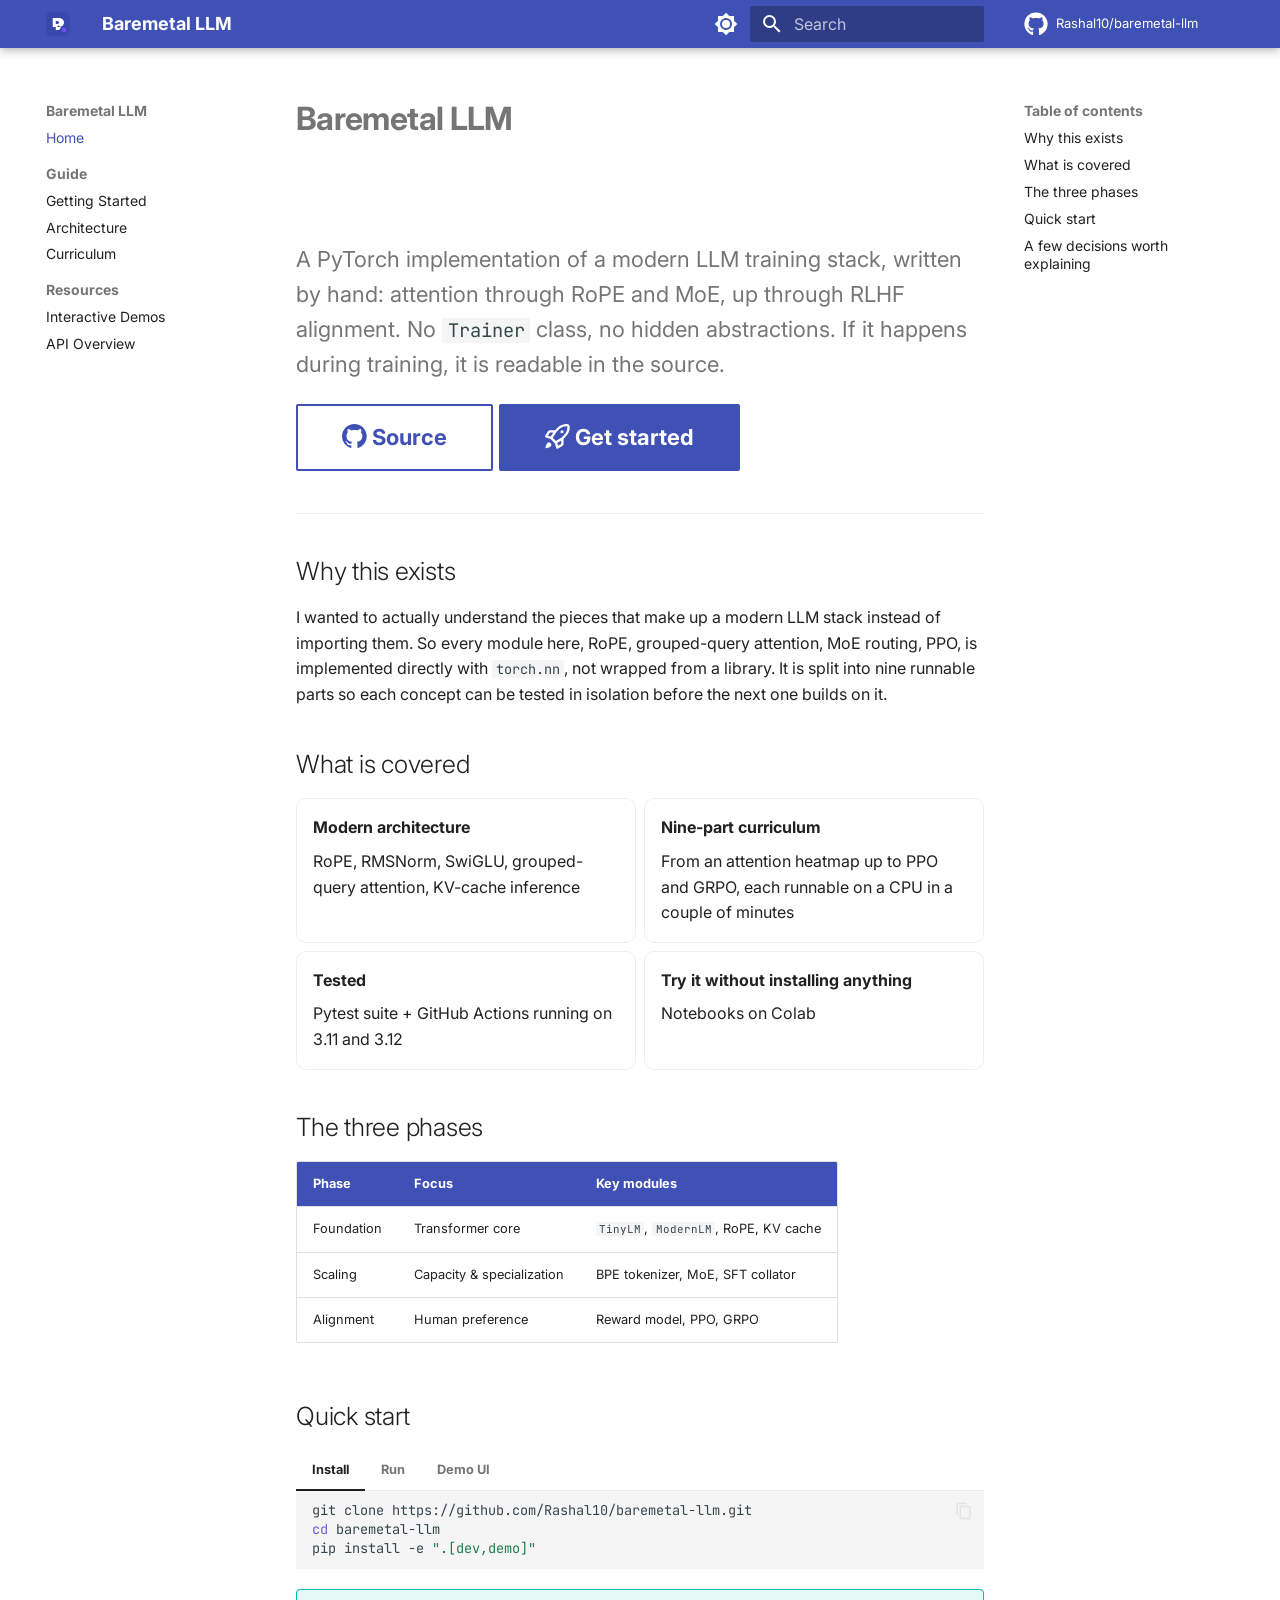
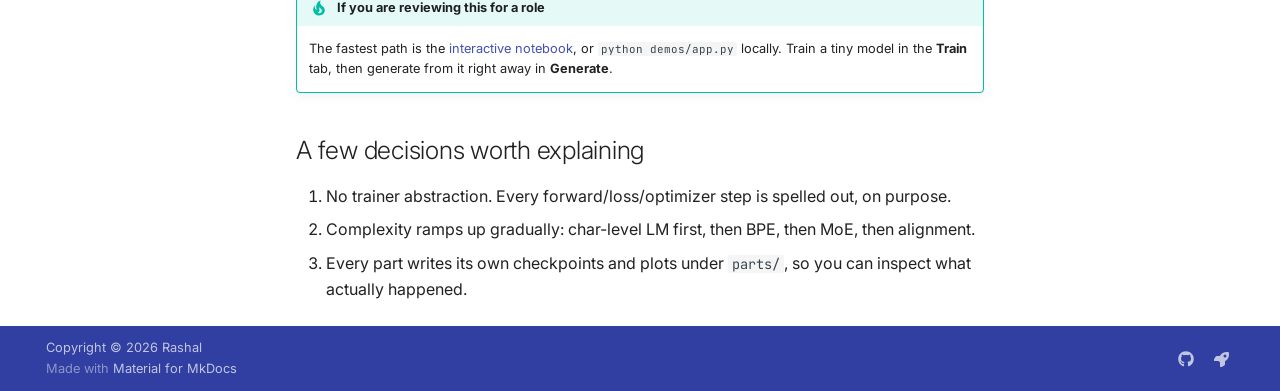
<file: index.html>
<!doctype html>
<html lang="en" class="no-js">
  <head>
    
      <meta charset="utf-8">
      <meta name="viewport" content="width=device-width,initial-scale=1">
      
        <meta name="description" content="A from-scratch LLM training stack in PyTorch, built to learn every layer">
      
      
        <meta name="author" content="Rashal">
      
      
        <link rel="canonical" href="https://rashal10.github.io/baremetal-llm/">
      
      
      
        <link rel="next" href="getting-started/">
      
      
        
      
      
      <link rel="icon" href="assets/logo.svg">
      <meta name="generator" content="mkdocs-1.6.1, mkdocs-material-9.7.6">
    
    
      
        <title>Baremetal LLM</title>
      
    
    
      <link rel="stylesheet" href="assets/stylesheets/main.484c7ddc.min.css">
      
        
        <link rel="stylesheet" href="assets/stylesheets/palette.ab4e12ef.min.css">
      
      


    
    
      
    
    
      
        
        
        <link rel="preconnect" href="https://fonts.gstatic.com" crossorigin>
        <link rel="stylesheet" href="https://fonts.googleapis.com/css?family=Inter:300,300i,400,400i,700,700i%7CJetBrains+Mono:400,400i,700,700i&display=fallback">
        <style>:root{--md-text-font:"Inter";--md-code-font:"JetBrains Mono"}</style>
      
    
    
      <link rel="stylesheet" href="stylesheets/extra.css">
    
    <script>__md_scope=new URL(".",location),__md_hash=e=>[...e].reduce(((e,_)=>(e<<5)-e+_.charCodeAt(0)),0),__md_get=(e,_=localStorage,t=__md_scope)=>JSON.parse(_.getItem(t.pathname+"."+e)),__md_set=(e,_,t=localStorage,a=__md_scope)=>{try{t.setItem(a.pathname+"."+e,JSON.stringify(_))}catch(e){}}</script>
    
      

    
    
  </head>
  
  
    
    
      
    
    
    
    
    <body dir="ltr" data-md-color-scheme="default" data-md-color-primary="indigo" data-md-color-accent="deep-purple">
  
    
    <input class="md-toggle" data-md-toggle="drawer" type="checkbox" id="__drawer" autocomplete="off">
    <input class="md-toggle" data-md-toggle="search" type="checkbox" id="__search" autocomplete="off">
    <label class="md-overlay" for="__drawer"></label>
    <div data-md-component="skip">
      
        
        <a href="#baremetal-llm" class="md-skip">
          Skip to content
        </a>
      
    </div>
    <div data-md-component="announce">
      
    </div>
    
    
      

  

<header class="md-header md-header--shadow" data-md-component="header">
  <nav class="md-header__inner md-grid" aria-label="Header">
    <a href="." title="Baremetal LLM" class="md-header__button md-logo" aria-label="Baremetal LLM" data-md-component="logo">
      
  <img src="assets/logo.svg" alt="logo">

    </a>
    <label class="md-header__button md-icon" for="__drawer">
      
      <svg xmlns="http://www.w3.org/2000/svg" viewBox="0 0 24 24"><path d="M3 6h18v2H3zm0 5h18v2H3zm0 5h18v2H3z"/></svg>
    </label>
    <div class="md-header__title" data-md-component="header-title">
      <div class="md-header__ellipsis">
        <div class="md-header__topic">
          <span class="md-ellipsis">
            Baremetal LLM
          </span>
        </div>
        <div class="md-header__topic" data-md-component="header-topic">
          <span class="md-ellipsis">
            
              Home
            
          </span>
        </div>
      </div>
    </div>
    
      
        <form class="md-header__option" data-md-component="palette">
  
    
    
    
    <input class="md-option" data-md-color-media="(prefers-color-scheme: light)" data-md-color-scheme="default" data-md-color-primary="indigo" data-md-color-accent="deep-purple"  aria-label="Dark mode"  type="radio" name="__palette" id="__palette_0">
    
      <label class="md-header__button md-icon" title="Dark mode" for="__palette_1" hidden>
        <svg xmlns="http://www.w3.org/2000/svg" viewBox="0 0 24 24"><path d="M12 8a4 4 0 0 0-4 4 4 4 0 0 0 4 4 4 4 0 0 0 4-4 4 4 0 0 0-4-4m0 10a6 6 0 0 1-6-6 6 6 0 0 1 6-6 6 6 0 0 1 6 6 6 6 0 0 1-6 6m8-9.31V4h-4.69L12 .69 8.69 4H4v4.69L.69 12 4 15.31V20h4.69L12 23.31 15.31 20H20v-4.69L23.31 12z"/></svg>
      </label>
    
  
    
    
    
    <input class="md-option" data-md-color-media="(prefers-color-scheme: dark)" data-md-color-scheme="slate" data-md-color-primary="indigo" data-md-color-accent="deep-purple"  aria-label="Light mode"  type="radio" name="__palette" id="__palette_1">
    
      <label class="md-header__button md-icon" title="Light mode" for="__palette_0" hidden>
        <svg xmlns="http://www.w3.org/2000/svg" viewBox="0 0 24 24"><path d="M12 18c-.89 0-1.74-.2-2.5-.55C11.56 16.5 13 14.42 13 12s-1.44-4.5-3.5-5.45C10.26 6.2 11.11 6 12 6a6 6 0 0 1 6 6 6 6 0 0 1-6 6m8-9.31V4h-4.69L12 .69 8.69 4H4v4.69L.69 12 4 15.31V20h4.69L12 23.31 15.31 20H20v-4.69L23.31 12z"/></svg>
      </label>
    
  
</form>
      
    
    
      <script>var palette=__md_get("__palette");if(palette&&palette.color){if("(prefers-color-scheme)"===palette.color.media){var media=matchMedia("(prefers-color-scheme: light)"),input=document.querySelector(media.matches?"[data-md-color-media='(prefers-color-scheme: light)']":"[data-md-color-media='(prefers-color-scheme: dark)']");palette.color.media=input.getAttribute("data-md-color-media"),palette.color.scheme=input.getAttribute("data-md-color-scheme"),palette.color.primary=input.getAttribute("data-md-color-primary"),palette.color.accent=input.getAttribute("data-md-color-accent")}for(var[key,value]of Object.entries(palette.color))document.body.setAttribute("data-md-color-"+key,value)}</script>
    
    
    
      
      
        <label class="md-header__button md-icon" for="__search">
          
          <svg xmlns="http://www.w3.org/2000/svg" viewBox="0 0 24 24"><path d="M9.5 3A6.5 6.5 0 0 1 16 9.5c0 1.61-.59 3.09-1.56 4.23l.27.27h.79l5 5-1.5 1.5-5-5v-.79l-.27-.27A6.52 6.52 0 0 1 9.5 16 6.5 6.5 0 0 1 3 9.5 6.5 6.5 0 0 1 9.5 3m0 2C7 5 5 7 5 9.5S7 14 9.5 14 14 12 14 9.5 12 5 9.5 5"/></svg>
        </label>
        <div class="md-search" data-md-component="search" role="dialog">
  <label class="md-search__overlay" for="__search"></label>
  <div class="md-search__inner" role="search">
    <form class="md-search__form" name="search">
      <input type="text" class="md-search__input" name="query" aria-label="Search" placeholder="Search" autocapitalize="off" autocorrect="off" autocomplete="off" spellcheck="false" data-md-component="search-query" required>
      <label class="md-search__icon md-icon" for="__search">
        
        <svg xmlns="http://www.w3.org/2000/svg" viewBox="0 0 24 24"><path d="M9.5 3A6.5 6.5 0 0 1 16 9.5c0 1.61-.59 3.09-1.56 4.23l.27.27h.79l5 5-1.5 1.5-5-5v-.79l-.27-.27A6.52 6.52 0 0 1 9.5 16 6.5 6.5 0 0 1 3 9.5 6.5 6.5 0 0 1 9.5 3m0 2C7 5 5 7 5 9.5S7 14 9.5 14 14 12 14 9.5 12 5 9.5 5"/></svg>
        
        <svg xmlns="http://www.w3.org/2000/svg" viewBox="0 0 24 24"><path d="M20 11v2H8l5.5 5.5-1.42 1.42L4.16 12l7.92-7.92L13.5 5.5 8 11z"/></svg>
      </label>
      <nav class="md-search__options" aria-label="Search">
        
        <button type="reset" class="md-search__icon md-icon" title="Clear" aria-label="Clear" tabindex="-1">
          
          <svg xmlns="http://www.w3.org/2000/svg" viewBox="0 0 24 24"><path d="M19 6.41 17.59 5 12 10.59 6.41 5 5 6.41 10.59 12 5 17.59 6.41 19 12 13.41 17.59 19 19 17.59 13.41 12z"/></svg>
        </button>
      </nav>
      
        <div class="md-search__suggest" data-md-component="search-suggest"></div>
      
    </form>
    <div class="md-search__output">
      <div class="md-search__scrollwrap" tabindex="0" data-md-scrollfix>
        <div class="md-search-result" data-md-component="search-result">
          <div class="md-search-result__meta">
            Initializing search
          </div>
          <ol class="md-search-result__list" role="presentation"></ol>
        </div>
      </div>
    </div>
  </div>
</div>
      
    
    
      <div class="md-header__source">
        <a href="https://github.com/Rashal10/baremetal-llm" title="Go to repository" class="md-source" data-md-component="source">
  <div class="md-source__icon md-icon">
    
    <svg xmlns="http://www.w3.org/2000/svg" viewBox="0 0 512 512"><!--! Font Awesome Free 7.1.0 by @fontawesome - https://fontawesome.com License - https://fontawesome.com/license/free (Icons: CC BY 4.0, Fonts: SIL OFL 1.1, Code: MIT License) Copyright 2025 Fonticons, Inc.--><path d="M173.9 397.4c0 2-2.3 3.6-5.2 3.6-3.3.3-5.6-1.3-5.6-3.6 0-2 2.3-3.6 5.2-3.6 3-.3 5.6 1.3 5.6 3.6m-31.1-4.5c-.7 2 1.3 4.3 4.3 4.9 2.6 1 5.6 0 6.2-2s-1.3-4.3-4.3-5.2c-2.6-.7-5.5.3-6.2 2.3m44.2-1.7c-2.9.7-4.9 2.6-4.6 4.9.3 2 2.9 3.3 5.9 2.6 2.9-.7 4.9-2.6 4.6-4.6-.3-1.9-3-3.2-5.9-2.9M252.8 8C114.1 8 8 113.3 8 252c0 110.9 69.8 205.8 169.5 239.2 12.8 2.3 17.3-5.6 17.3-12.1 0-6.2-.3-40.4-.3-61.4 0 0-70 15-84.7-29.8 0 0-11.4-29.1-27.8-36.6 0 0-22.9-15.7 1.6-15.4 0 0 24.9 2 38.6 25.8 21.9 38.6 58.6 27.5 72.9 20.9 2.3-16 8.8-27.1 16-33.7-55.9-6.2-112.3-14.3-112.3-110.5 0-27.5 7.6-41.3 23.6-58.9-2.6-6.5-11.1-33.3 2.6-67.9 20.9-6.5 69 27 69 27 20-5.6 41.5-8.5 62.8-8.5s42.8 2.9 62.8 8.5c0 0 48.1-33.6 69-27 13.7 34.7 5.2 61.4 2.6 67.9 16 17.7 25.8 31.5 25.8 58.9 0 96.5-58.9 104.2-114.8 110.5 9.2 7.9 17 22.9 17 46.4 0 33.7-.3 75.4-.3 83.6 0 6.5 4.6 14.4 17.3 12.1C436.2 457.8 504 362.9 504 252 504 113.3 391.5 8 252.8 8M105.2 352.9c-1.3 1-1 3.3.7 5.2 1.6 1.6 3.9 2.3 5.2 1 1.3-1 1-3.3-.7-5.2-1.6-1.6-3.9-2.3-5.2-1m-10.8-8.1c-.7 1.3.3 2.9 2.3 3.9 1.6 1 3.6.7 4.3-.7.7-1.3-.3-2.9-2.3-3.9-2-.6-3.6-.3-4.3.7m32.4 35.6c-1.6 1.3-1 4.3 1.3 6.2 2.3 2.3 5.2 2.6 6.5 1 1.3-1.3.7-4.3-1.3-6.2-2.2-2.3-5.2-2.6-6.5-1m-11.4-14.7c-1.6 1-1.6 3.6 0 5.9s4.3 3.3 5.6 2.3c1.6-1.3 1.6-3.9 0-6.2-1.4-2.3-4-3.3-5.6-2"/></svg>
  </div>
  <div class="md-source__repository">
    Rashal10/baremetal-llm
  </div>
</a>
      </div>
    
  </nav>
  
</header>
    
    <div class="md-container" data-md-component="container">
      
      
        
          
        
      
      <main class="md-main" data-md-component="main">
        <div class="md-main__inner md-grid">
          
            
              
              <div class="md-sidebar md-sidebar--primary" data-md-component="sidebar" data-md-type="navigation" >
                <div class="md-sidebar__scrollwrap">
                  <div class="md-sidebar__inner">
                    



<nav class="md-nav md-nav--primary" aria-label="Navigation" data-md-level="0">
  <label class="md-nav__title" for="__drawer">
    <a href="." title="Baremetal LLM" class="md-nav__button md-logo" aria-label="Baremetal LLM" data-md-component="logo">
      
  <img src="assets/logo.svg" alt="logo">

    </a>
    Baremetal LLM
  </label>
  
    <div class="md-nav__source">
      <a href="https://github.com/Rashal10/baremetal-llm" title="Go to repository" class="md-source" data-md-component="source">
  <div class="md-source__icon md-icon">
    
    <svg xmlns="http://www.w3.org/2000/svg" viewBox="0 0 512 512"><!--! Font Awesome Free 7.1.0 by @fontawesome - https://fontawesome.com License - https://fontawesome.com/license/free (Icons: CC BY 4.0, Fonts: SIL OFL 1.1, Code: MIT License) Copyright 2025 Fonticons, Inc.--><path d="M173.9 397.4c0 2-2.3 3.6-5.2 3.6-3.3.3-5.6-1.3-5.6-3.6 0-2 2.3-3.6 5.2-3.6 3-.3 5.6 1.3 5.6 3.6m-31.1-4.5c-.7 2 1.3 4.3 4.3 4.9 2.6 1 5.6 0 6.2-2s-1.3-4.3-4.3-5.2c-2.6-.7-5.5.3-6.2 2.3m44.2-1.7c-2.9.7-4.9 2.6-4.6 4.9.3 2 2.9 3.3 5.9 2.6 2.9-.7 4.9-2.6 4.6-4.6-.3-1.9-3-3.2-5.9-2.9M252.8 8C114.1 8 8 113.3 8 252c0 110.9 69.8 205.8 169.5 239.2 12.8 2.3 17.3-5.6 17.3-12.1 0-6.2-.3-40.4-.3-61.4 0 0-70 15-84.7-29.8 0 0-11.4-29.1-27.8-36.6 0 0-22.9-15.7 1.6-15.4 0 0 24.9 2 38.6 25.8 21.9 38.6 58.6 27.5 72.9 20.9 2.3-16 8.8-27.1 16-33.7-55.9-6.2-112.3-14.3-112.3-110.5 0-27.5 7.6-41.3 23.6-58.9-2.6-6.5-11.1-33.3 2.6-67.9 20.9-6.5 69 27 69 27 20-5.6 41.5-8.5 62.8-8.5s42.8 2.9 62.8 8.5c0 0 48.1-33.6 69-27 13.7 34.7 5.2 61.4 2.6 67.9 16 17.7 25.8 31.5 25.8 58.9 0 96.5-58.9 104.2-114.8 110.5 9.2 7.9 17 22.9 17 46.4 0 33.7-.3 75.4-.3 83.6 0 6.5 4.6 14.4 17.3 12.1C436.2 457.8 504 362.9 504 252 504 113.3 391.5 8 252.8 8M105.2 352.9c-1.3 1-1 3.3.7 5.2 1.6 1.6 3.9 2.3 5.2 1 1.3-1 1-3.3-.7-5.2-1.6-1.6-3.9-2.3-5.2-1m-10.8-8.1c-.7 1.3.3 2.9 2.3 3.9 1.6 1 3.6.7 4.3-.7.7-1.3-.3-2.9-2.3-3.9-2-.6-3.6-.3-4.3.7m32.4 35.6c-1.6 1.3-1 4.3 1.3 6.2 2.3 2.3 5.2 2.6 6.5 1 1.3-1.3.7-4.3-1.3-6.2-2.2-2.3-5.2-2.6-6.5-1m-11.4-14.7c-1.6 1-1.6 3.6 0 5.9s4.3 3.3 5.6 2.3c1.6-1.3 1.6-3.9 0-6.2-1.4-2.3-4-3.3-5.6-2"/></svg>
  </div>
  <div class="md-source__repository">
    Rashal10/baremetal-llm
  </div>
</a>
    </div>
  
  <ul class="md-nav__list" data-md-scrollfix>
    
      
      
  
  
    
  
  
  
    <li class="md-nav__item md-nav__item--active">
      
      <input class="md-nav__toggle md-toggle" type="checkbox" id="__toc">
      
      
        
      
      
        <label class="md-nav__link md-nav__link--active" for="__toc">
          
  
  
  <span class="md-ellipsis">
    
  
    Home
  

    
  </span>
  
  

          <span class="md-nav__icon md-icon"></span>
        </label>
      
      <a href="." class="md-nav__link md-nav__link--active">
        
  
  
  <span class="md-ellipsis">
    
  
    Home
  

    
  </span>
  
  

      </a>
      
        

<nav class="md-nav md-nav--secondary" aria-label="Table of contents">
  
  
  
    
  
  
    <label class="md-nav__title" for="__toc">
      <span class="md-nav__icon md-icon"></span>
      Table of contents
    </label>
    <ul class="md-nav__list" data-md-component="toc" data-md-scrollfix>
      
        <li class="md-nav__item">
  <a href="#why-this-exists" class="md-nav__link">
    <span class="md-ellipsis">
      
        Why this exists
      
    </span>
  </a>
  
</li>
      
        <li class="md-nav__item">
  <a href="#what-is-covered" class="md-nav__link">
    <span class="md-ellipsis">
      
        What is covered
      
    </span>
  </a>
  
</li>
      
        <li class="md-nav__item">
  <a href="#the-three-phases" class="md-nav__link">
    <span class="md-ellipsis">
      
        The three phases
      
    </span>
  </a>
  
</li>
      
        <li class="md-nav__item">
  <a href="#quick-start" class="md-nav__link">
    <span class="md-ellipsis">
      
        Quick start
      
    </span>
  </a>
  
</li>
      
        <li class="md-nav__item">
  <a href="#a-few-decisions-worth-explaining" class="md-nav__link">
    <span class="md-ellipsis">
      
        A few decisions worth explaining
      
    </span>
  </a>
  
</li>
      
    </ul>
  
</nav>
      
    </li>
  

    
      
      
  
  
  
  
    
    
    
    
      
        
        
      
    
    
    <li class="md-nav__item md-nav__item--section md-nav__item--nested">
      
        
        
        <input class="md-nav__toggle md-toggle " type="checkbox" id="__nav_2" >
        
          
          <label class="md-nav__link" for="__nav_2" id="__nav_2_label" tabindex="">
            
  
  
  <span class="md-ellipsis">
    
  
    Guide
  

    
  </span>
  
  

            <span class="md-nav__icon md-icon"></span>
          </label>
        
        <nav class="md-nav" data-md-level="1" aria-labelledby="__nav_2_label" aria-expanded="false">
          <label class="md-nav__title" for="__nav_2">
            <span class="md-nav__icon md-icon"></span>
            
  
    Guide
  

          </label>
          <ul class="md-nav__list" data-md-scrollfix>
            
              
                
  
  
  
  
    <li class="md-nav__item">
      <a href="getting-started/" class="md-nav__link">
        
  
  
  <span class="md-ellipsis">
    
  
    Getting Started
  

    
  </span>
  
  

      </a>
    </li>
  

              
            
              
                
  
  
  
  
    <li class="md-nav__item">
      <a href="architecture/" class="md-nav__link">
        
  
  
  <span class="md-ellipsis">
    
  
    Architecture
  

    
  </span>
  
  

      </a>
    </li>
  

              
            
              
                
  
  
  
  
    <li class="md-nav__item">
      <a href="curriculum/" class="md-nav__link">
        
  
  
  <span class="md-ellipsis">
    
  
    Curriculum
  

    
  </span>
  
  

      </a>
    </li>
  

              
            
          </ul>
        </nav>
      
    </li>
  

    
      
      
  
  
  
  
    
    
    
    
      
        
        
      
    
    
    <li class="md-nav__item md-nav__item--section md-nav__item--nested">
      
        
        
        <input class="md-nav__toggle md-toggle " type="checkbox" id="__nav_3" >
        
          
          <label class="md-nav__link" for="__nav_3" id="__nav_3_label" tabindex="">
            
  
  
  <span class="md-ellipsis">
    
  
    Resources
  

    
  </span>
  
  

            <span class="md-nav__icon md-icon"></span>
          </label>
        
        <nav class="md-nav" data-md-level="1" aria-labelledby="__nav_3_label" aria-expanded="false">
          <label class="md-nav__title" for="__nav_3">
            <span class="md-nav__icon md-icon"></span>
            
  
    Resources
  

          </label>
          <ul class="md-nav__list" data-md-scrollfix>
            
              
                
  
  
  
  
    <li class="md-nav__item">
      <a href="demo/" class="md-nav__link">
        
  
  
  <span class="md-ellipsis">
    
  
    Interactive Demos
  

    
  </span>
  
  

      </a>
    </li>
  

              
            
              
                
  
  
  
  
    <li class="md-nav__item">
      <a href="api/" class="md-nav__link">
        
  
  
  <span class="md-ellipsis">
    
  
    API Overview
  

    
  </span>
  
  

      </a>
    </li>
  

              
            
          </ul>
        </nav>
      
    </li>
  

    
  </ul>
</nav>
                  </div>
                </div>
              </div>
            
            
              
              <div class="md-sidebar md-sidebar--secondary" data-md-component="sidebar" data-md-type="toc" >
                <div class="md-sidebar__scrollwrap">
                  <div class="md-sidebar__inner">
                    

<nav class="md-nav md-nav--secondary" aria-label="Table of contents">
  
  
  
    
  
  
    <label class="md-nav__title" for="__toc">
      <span class="md-nav__icon md-icon"></span>
      Table of contents
    </label>
    <ul class="md-nav__list" data-md-component="toc" data-md-scrollfix>
      
        <li class="md-nav__item">
  <a href="#why-this-exists" class="md-nav__link">
    <span class="md-ellipsis">
      
        Why this exists
      
    </span>
  </a>
  
</li>
      
        <li class="md-nav__item">
  <a href="#what-is-covered" class="md-nav__link">
    <span class="md-ellipsis">
      
        What is covered
      
    </span>
  </a>
  
</li>
      
        <li class="md-nav__item">
  <a href="#the-three-phases" class="md-nav__link">
    <span class="md-ellipsis">
      
        The three phases
      
    </span>
  </a>
  
</li>
      
        <li class="md-nav__item">
  <a href="#quick-start" class="md-nav__link">
    <span class="md-ellipsis">
      
        Quick start
      
    </span>
  </a>
  
</li>
      
        <li class="md-nav__item">
  <a href="#a-few-decisions-worth-explaining" class="md-nav__link">
    <span class="md-ellipsis">
      
        A few decisions worth explaining
      
    </span>
  </a>
  
</li>
      
    </ul>
  
</nav>
                  </div>
                </div>
              </div>
            
          
          
            <div class="md-content" data-md-component="content">
              
              <article class="md-content__inner md-typeset">
                
                  


  
  


<h1 id="baremetal-llm">Baremetal LLM</h1>
<div class="hero">
<p>A PyTorch implementation of a modern LLM training stack, written by hand: attention through RoPE and MoE, up through RLHF alignment. No <code>Trainer</code> class, no hidden abstractions. If it happens during training, it is readable in the source.</p>
<p><a class="md-button" href="https://github.com/Rashal10/baremetal-llm"><span class="twemoji"><svg xmlns="http://www.w3.org/2000/svg" viewBox="0 0 16 16"><path d="M8 0c4.42 0 8 3.58 8 8a8.01 8.01 0 0 1-5.45 7.59c-.4.08-.55-.17-.55-.38 0-.27.01-1.13.01-2.2 0-.75-.25-1.23-.54-1.48 1.78-.2 3.65-.88 3.65-3.95 0-.88-.31-1.59-.82-2.15.08-.2.36-1.02-.08-2.12 0 0-.67-.22-2.2.82-.64-.18-1.32-.27-2-.27s-1.36.09-2 .27c-1.53-1.03-2.2-.82-2.2-.82-.44 1.1-.16 1.92-.08 2.12-.51.56-.82 1.28-.82 2.15 0 3.06 1.86 3.75 3.64 3.95-.23.2-.44.55-.51 1.07-.46.21-1.61.55-2.33-.66-.15-.24-.6-.83-1.23-.82-.67.01-.27.38.01.53.34.19.73.9.82 1.13.16.45.68 1.31 2.69.94 0 .67.01 1.3.01 1.49 0 .21-.15.45-.55.38A7.995 7.995 0 0 1 0 8c0-4.42 3.58-8 8-8"/></svg></span> Source</a>
<a class="md-button md-button--primary" href="getting-started/"><span class="twemoji"><svg xmlns="http://www.w3.org/2000/svg" viewBox="0 0 16 16"><path d="M14.064 0h.186C15.216 0 16 .784 16 1.75v.186a8.75 8.75 0 0 1-2.564 6.186l-.458.459q-.472.471-.979.904v3.207c0 .608-.315 1.172-.833 1.49l-2.774 1.707a.75.75 0 0 1-1.11-.418l-.954-3.102a1 1 0 0 1-.145-.125L3.754 9.816a1 1 0 0 1-.124-.145L.528 8.717a.75.75 0 0 1-.418-1.11l1.71-2.774A1.75 1.75 0 0 1 3.31 4h3.204q.433-.508.904-.979l.459-.458A8.75 8.75 0 0 1 14.064 0M8.938 3.623h-.002l-.458.458c-.76.76-1.437 1.598-2.02 2.5l-1.5 2.317 2.143 2.143 2.317-1.5c.902-.583 1.74-1.26 2.499-2.02l.459-.458a7.25 7.25 0 0 0 2.123-5.127V1.75a.25.25 0 0 0-.25-.25h-.186a7.25 7.25 0 0 0-5.125 2.123M3.56 14.56c-.732.732-2.334 1.045-3.005 1.148a.23.23 0 0 1-.201-.064.23.23 0 0 1-.064-.201c.103-.671.416-2.273 1.15-3.003a1.502 1.502 0 1 1 2.12 2.12m6.94-3.935q-.132.09-.266.175l-2.35 1.521.548 1.783 1.949-1.2a.25.25 0 0 0 .119-.213ZM3.678 8.116 5.2 5.766q.087-.135.176-.266H3.309a.25.25 0 0 0-.213.119l-1.2 1.95ZM12 5a1 1 0 1 1-2 0 1 1 0 0 1 2 0"/></svg></span> Get started</a></p>
</div>
<h2 id="why-this-exists">Why this exists</h2>
<p>I wanted to actually understand the pieces that make up a modern LLM stack instead of importing them. So every module here, RoPE, grouped-query attention, MoE routing, PPO, is implemented directly with <code>torch.nn</code>, not wrapped from a library. It is split into nine runnable parts so each concept can be tested in isolation before the next one builds on it.</p>
<h2 id="what-is-covered">What is covered</h2>
<div class="grid cards">
<ul>
<li>
<p><strong>Modern architecture</strong></p>
<p>RoPE, RMSNorm, SwiGLU, grouped-query attention, KV-cache inference</p>
</li>
<li>
<p><strong>Nine-part curriculum</strong></p>
<p>From an attention heatmap up to PPO and GRPO, each runnable on a CPU in a couple of minutes</p>
</li>
<li>
<p><strong>Tested</strong></p>
<p>Pytest suite + GitHub Actions running on 3.11 and 3.12</p>
</li>
<li>
<p><strong>Try it without installing anything</strong></p>
<p>Notebooks on Colab</p>
</li>
</ul>
</div>
<h2 id="the-three-phases">The three phases</h2>
<table>
<thead>
<tr>
<th>Phase</th>
<th>Focus</th>
<th>Key modules</th>
</tr>
</thead>
<tbody>
<tr>
<td>Foundation</td>
<td>Transformer core</td>
<td><code>TinyLM</code>, <code>ModernLM</code>, RoPE, KV cache</td>
</tr>
<tr>
<td>Scaling</td>
<td>Capacity &amp; specialization</td>
<td>BPE tokenizer, MoE, SFT collator</td>
</tr>
<tr>
<td>Alignment</td>
<td>Human preference</td>
<td>Reward model, PPO, GRPO</td>
</tr>
</tbody>
</table>
<h2 id="quick-start">Quick start</h2>
<div class="tabbed-set tabbed-alternate" data-tabs="1:3"><input checked="checked" id="__tabbed_1_1" name="__tabbed_1" type="radio" /><input id="__tabbed_1_2" name="__tabbed_1" type="radio" /><input id="__tabbed_1_3" name="__tabbed_1" type="radio" /><div class="tabbed-labels"><label for="__tabbed_1_1">Install</label><label for="__tabbed_1_2">Run</label><label for="__tabbed_1_3">Demo UI</label></div>
<div class="tabbed-content">
<div class="tabbed-block">
<div class="highlight"><pre><span></span><code>git<span class="w"> </span>clone<span class="w"> </span>https://github.com/Rashal10/baremetal-llm.git
<span class="nb">cd</span><span class="w"> </span>baremetal-llm
pip<span class="w"> </span>install<span class="w"> </span>-e<span class="w"> </span><span class="s2">&quot;.[dev,demo]&quot;</span>
</code></pre></div>
</div>
<div class="tabbed-block">
<div class="highlight"><pre><span></span><code>python<span class="w"> </span>-m<span class="w"> </span>baremetal_llm.cli<span class="w"> </span>demo<span class="w"> </span>--part<span class="w"> </span><span class="m">2</span>
python<span class="w"> </span>-m<span class="w"> </span>baremetal_llm.cli<span class="w"> </span>demo<span class="w"> </span>--cpu
pytest
</code></pre></div>
</div>
<div class="tabbed-block">
<div class="highlight"><pre><span></span><code>python<span class="w"> </span>demos/app.py
</code></pre></div>
</div>
</div>
</div>
<div class="admonition tip">
<p class="admonition-title">If you are reviewing this for a role</p>
<p>The fastest path is the <a href="demo/">interactive notebook</a>, or <code>python demos/app.py</code> locally. Train a tiny model in the <strong>Train</strong> tab, then generate from it right away in <strong>Generate</strong>.</p>
</div>
<h2 id="a-few-decisions-worth-explaining">A few decisions worth explaining</h2>
<ol>
<li>No trainer abstraction. Every forward/loss/optimizer step is spelled out, on purpose.</li>
<li>Complexity ramps up gradually: char-level LM first, then BPE, then MoE, then alignment.</li>
<li>Every part writes its own checkpoints and plots under <code>parts/</code>, so you can inspect what actually happened.</li>
</ol>












                
              </article>
            </div>
          
          
  <script>var tabs=__md_get("__tabs");if(Array.isArray(tabs))e:for(var set of document.querySelectorAll(".tabbed-set")){var labels=set.querySelector(".tabbed-labels");for(var tab of tabs)for(var label of labels.getElementsByTagName("label"))if(label.innerText.trim()===tab){var input=document.getElementById(label.htmlFor);input.checked=!0;continue e}}</script>

<script>var target=document.getElementById(location.hash.slice(1));target&&target.name&&(target.checked=target.name.startsWith("__tabbed_"))</script>
        </div>
        
          <button type="button" class="md-top md-icon" data-md-component="top" hidden>
  
  <svg xmlns="http://www.w3.org/2000/svg" viewBox="0 0 24 24"><path d="M13 20h-2V8l-5.5 5.5-1.42-1.42L12 4.16l7.92 7.92-1.42 1.42L13 8z"/></svg>
  Back to top
</button>
        
      </main>
      
        <footer class="md-footer">
  
  <div class="md-footer-meta md-typeset">
    <div class="md-footer-meta__inner md-grid">
      <div class="md-copyright">
  
    <div class="md-copyright__highlight">
      Copyright &copy; 2026 Rashal
    </div>
  
  
    Made with
    <a href="https://squidfunk.github.io/mkdocs-material/" target="_blank" rel="noopener">
      Material for MkDocs
    </a>
  
</div>
      
        
<div class="md-social">
  
    
    
    
    
      
      
    
    <a href="https://github.com/Rashal10/baremetal-llm" target="_blank" rel="noopener" title="github.com" class="md-social__link">
      <svg xmlns="http://www.w3.org/2000/svg" viewBox="0 0 512 512"><!--! Font Awesome Free 7.1.0 by @fontawesome - https://fontawesome.com License - https://fontawesome.com/license/free (Icons: CC BY 4.0, Fonts: SIL OFL 1.1, Code: MIT License) Copyright 2025 Fonticons, Inc.--><path d="M173.9 397.4c0 2-2.3 3.6-5.2 3.6-3.3.3-5.6-1.3-5.6-3.6 0-2 2.3-3.6 5.2-3.6 3-.3 5.6 1.3 5.6 3.6m-31.1-4.5c-.7 2 1.3 4.3 4.3 4.9 2.6 1 5.6 0 6.2-2s-1.3-4.3-4.3-5.2c-2.6-.7-5.5.3-6.2 2.3m44.2-1.7c-2.9.7-4.9 2.6-4.6 4.9.3 2 2.9 3.3 5.9 2.6 2.9-.7 4.9-2.6 4.6-4.6-.3-1.9-3-3.2-5.9-2.9M252.8 8C114.1 8 8 113.3 8 252c0 110.9 69.8 205.8 169.5 239.2 12.8 2.3 17.3-5.6 17.3-12.1 0-6.2-.3-40.4-.3-61.4 0 0-70 15-84.7-29.8 0 0-11.4-29.1-27.8-36.6 0 0-22.9-15.7 1.6-15.4 0 0 24.9 2 38.6 25.8 21.9 38.6 58.6 27.5 72.9 20.9 2.3-16 8.8-27.1 16-33.7-55.9-6.2-112.3-14.3-112.3-110.5 0-27.5 7.6-41.3 23.6-58.9-2.6-6.5-11.1-33.3 2.6-67.9 20.9-6.5 69 27 69 27 20-5.6 41.5-8.5 62.8-8.5s42.8 2.9 62.8 8.5c0 0 48.1-33.6 69-27 13.7 34.7 5.2 61.4 2.6 67.9 16 17.7 25.8 31.5 25.8 58.9 0 96.5-58.9 104.2-114.8 110.5 9.2 7.9 17 22.9 17 46.4 0 33.7-.3 75.4-.3 83.6 0 6.5 4.6 14.4 17.3 12.1C436.2 457.8 504 362.9 504 252 504 113.3 391.5 8 252.8 8M105.2 352.9c-1.3 1-1 3.3.7 5.2 1.6 1.6 3.9 2.3 5.2 1 1.3-1 1-3.3-.7-5.2-1.6-1.6-3.9-2.3-5.2-1m-10.8-8.1c-.7 1.3.3 2.9 2.3 3.9 1.6 1 3.6.7 4.3-.7.7-1.3-.3-2.9-2.3-3.9-2-.6-3.6-.3-4.3.7m32.4 35.6c-1.6 1.3-1 4.3 1.3 6.2 2.3 2.3 5.2 2.6 6.5 1 1.3-1.3.7-4.3-1.3-6.2-2.2-2.3-5.2-2.6-6.5-1m-11.4-14.7c-1.6 1-1.6 3.6 0 5.9s4.3 3.3 5.6 2.3c1.6-1.3 1.6-3.9 0-6.2-1.4-2.3-4-3.3-5.6-2"/></svg>
    </a>
  
    
    
    
    
      
      
    
    <a href="https://colab.research.google.com/github/Rashal10/baremetal-llm/blob/main/notebooks/01_quick_demo.ipynb" target="_blank" rel="noopener" title="colab.research.google.com" class="md-social__link">
      <svg xmlns="http://www.w3.org/2000/svg" viewBox="0 0 512 512"><!--! Font Awesome Free 7.1.0 by @fontawesome - https://fontawesome.com License - https://fontawesome.com/license/free (Icons: CC BY 4.0, Fonts: SIL OFL 1.1, Code: MIT License) Copyright 2025 Fonticons, Inc.--><path d="M128 320H24.5c-24.9 0-40.2-27.1-27.4-48.5L50 183.3c8.7-14.5 24.3-23.3 41.2-23.3h95C262.3 31.1 375.8 24.6 451.7 35.7c12.8 1.9 22.8 11.9 24.6 24.6 11.1 75.9 4.6 189.4-124.3 265.5v95c0 16.9-8.8 32.5-23.3 41.2l-88.2 52.9c-21.3 12.8-48.5-2.6-48.5-27.4V384c0-35.3-28.7-64-64-64h-.1zm272-160a48 48 0 1 0-96 0 48 48 0 1 0 96 0"/></svg>
    </a>
  
</div>
      
    </div>
  </div>
</footer>
      
    </div>
    <div class="md-dialog" data-md-component="dialog">
      <div class="md-dialog__inner md-typeset"></div>
    </div>
    
    
    
      
      
      <script id="__config" type="application/json">{"annotate": null, "base": ".", "features": ["navigation.instant", "navigation.tracking", "navigation.sections", "navigation.top", "search.suggest", "search.highlight", "content.code.copy", "content.tabs.link", "toc.follow"], "search": "assets/javascripts/workers/search.2c215733.min.js", "tags": null, "translations": {"clipboard.copied": "Copied to clipboard", "clipboard.copy": "Copy to clipboard", "search.result.more.one": "1 more on this page", "search.result.more.other": "# more on this page", "search.result.none": "No matching documents", "search.result.one": "1 matching document", "search.result.other": "# matching documents", "search.result.placeholder": "Type to start searching", "search.result.term.missing": "Missing", "select.version": "Select version"}, "version": null}</script>
    
    
      <script src="assets/javascripts/bundle.79ae519e.min.js"></script>
      
    
  </body>
</html>
</file>
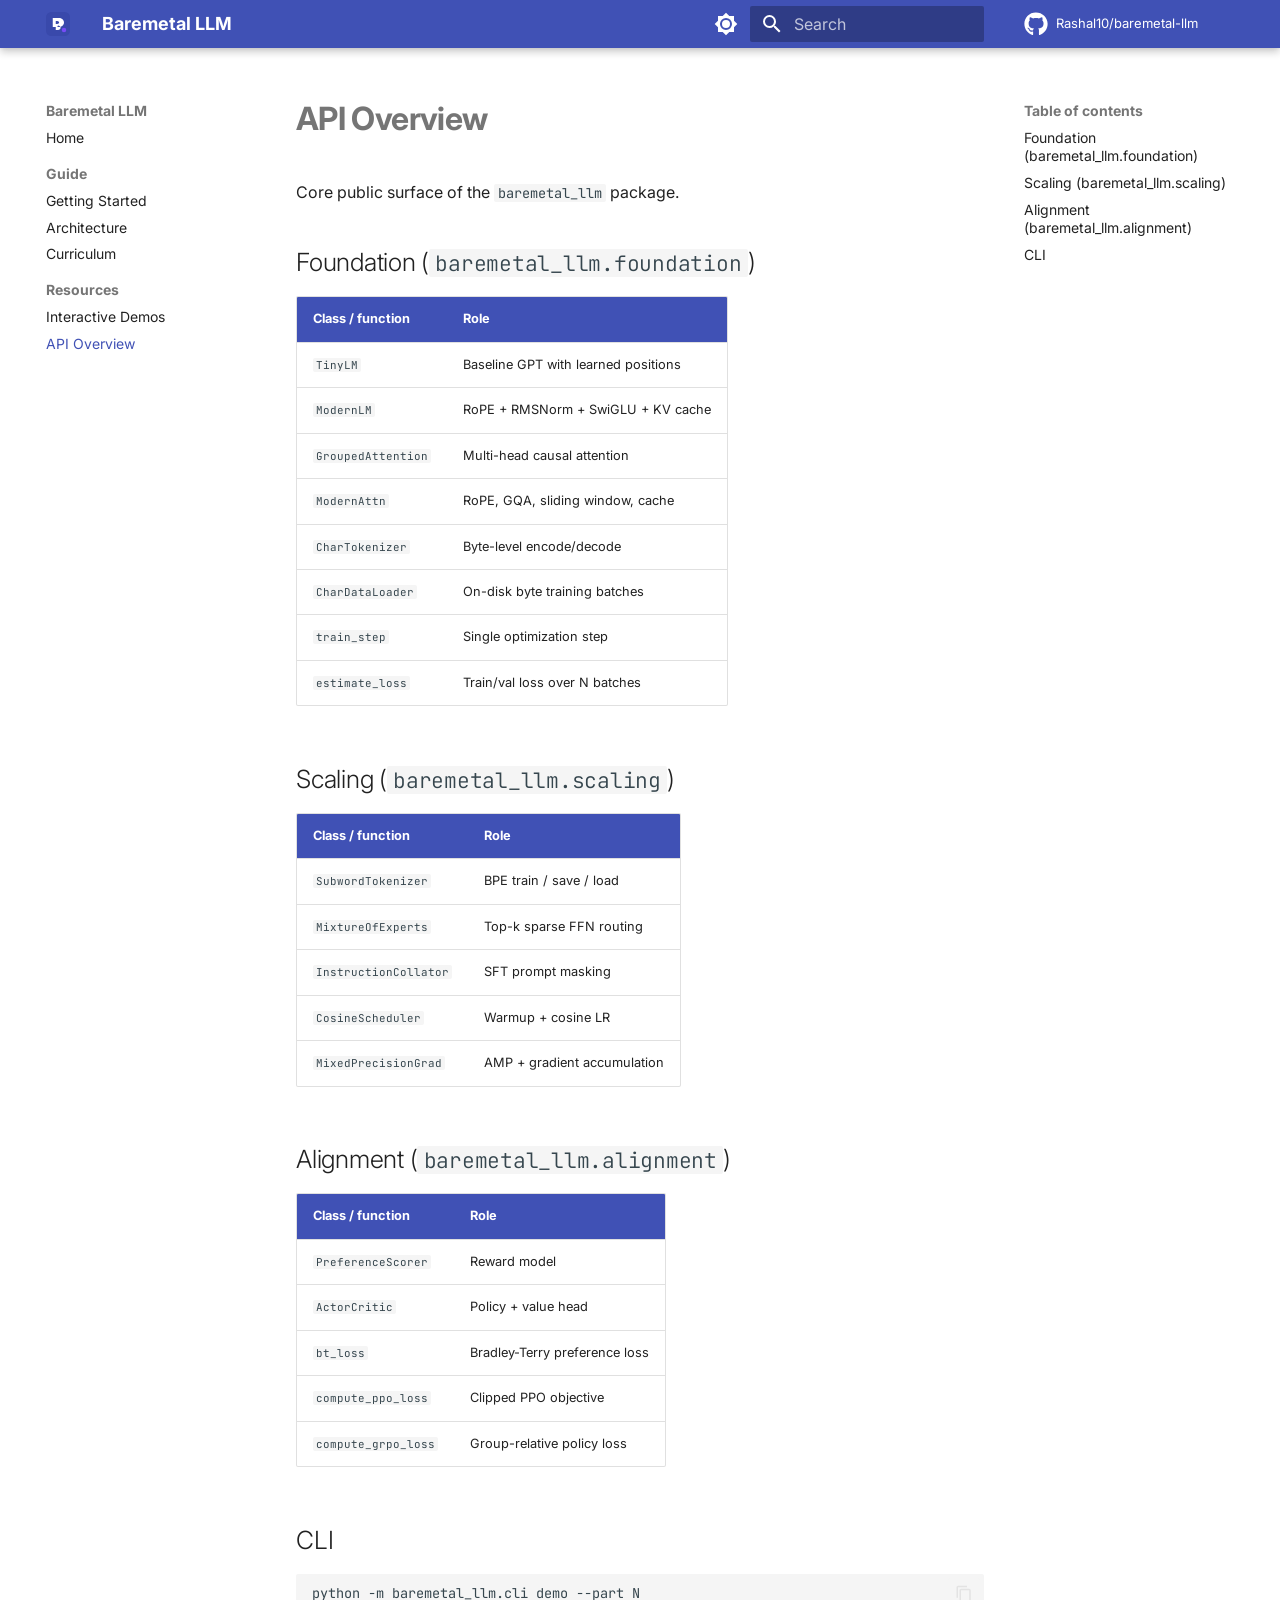
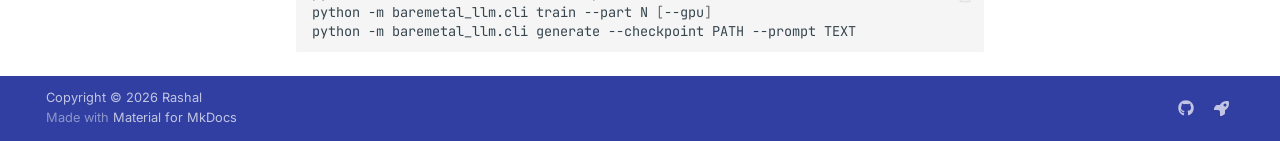
<file: api/index.html>
<!doctype html>
<html lang="en" class="no-js">
  <head>
    
      <meta charset="utf-8">
      <meta name="viewport" content="width=device-width,initial-scale=1">
      
        <meta name="description" content="A from-scratch LLM training stack in PyTorch, built to learn every layer">
      
      
        <meta name="author" content="Rashal">
      
      
        <link rel="canonical" href="https://rashal10.github.io/baremetal-llm/api/">
      
      
        <link rel="prev" href="../demo/">
      
      
      
        
      
      
      <link rel="icon" href="../assets/logo.svg">
      <meta name="generator" content="mkdocs-1.6.1, mkdocs-material-9.7.6">
    
    
      
        <title>API Overview - Baremetal LLM</title>
      
    
    
      <link rel="stylesheet" href="../assets/stylesheets/main.484c7ddc.min.css">
      
        
        <link rel="stylesheet" href="../assets/stylesheets/palette.ab4e12ef.min.css">
      
      


    
    
      
    
    
      
        
        
        <link rel="preconnect" href="https://fonts.gstatic.com" crossorigin>
        <link rel="stylesheet" href="https://fonts.googleapis.com/css?family=Inter:300,300i,400,400i,700,700i%7CJetBrains+Mono:400,400i,700,700i&display=fallback">
        <style>:root{--md-text-font:"Inter";--md-code-font:"JetBrains Mono"}</style>
      
    
    
      <link rel="stylesheet" href="../stylesheets/extra.css">
    
    <script>__md_scope=new URL("..",location),__md_hash=e=>[...e].reduce(((e,_)=>(e<<5)-e+_.charCodeAt(0)),0),__md_get=(e,_=localStorage,t=__md_scope)=>JSON.parse(_.getItem(t.pathname+"."+e)),__md_set=(e,_,t=localStorage,a=__md_scope)=>{try{t.setItem(a.pathname+"."+e,JSON.stringify(_))}catch(e){}}</script>
    
      

    
    
  </head>
  
  
    
    
      
    
    
    
    
    <body dir="ltr" data-md-color-scheme="default" data-md-color-primary="indigo" data-md-color-accent="deep-purple">
  
    
    <input class="md-toggle" data-md-toggle="drawer" type="checkbox" id="__drawer" autocomplete="off">
    <input class="md-toggle" data-md-toggle="search" type="checkbox" id="__search" autocomplete="off">
    <label class="md-overlay" for="__drawer"></label>
    <div data-md-component="skip">
      
        
        <a href="#api-overview" class="md-skip">
          Skip to content
        </a>
      
    </div>
    <div data-md-component="announce">
      
    </div>
    
    
      

  

<header class="md-header md-header--shadow" data-md-component="header">
  <nav class="md-header__inner md-grid" aria-label="Header">
    <a href=".." title="Baremetal LLM" class="md-header__button md-logo" aria-label="Baremetal LLM" data-md-component="logo">
      
  <img src="../assets/logo.svg" alt="logo">

    </a>
    <label class="md-header__button md-icon" for="__drawer">
      
      <svg xmlns="http://www.w3.org/2000/svg" viewBox="0 0 24 24"><path d="M3 6h18v2H3zm0 5h18v2H3zm0 5h18v2H3z"/></svg>
    </label>
    <div class="md-header__title" data-md-component="header-title">
      <div class="md-header__ellipsis">
        <div class="md-header__topic">
          <span class="md-ellipsis">
            Baremetal LLM
          </span>
        </div>
        <div class="md-header__topic" data-md-component="header-topic">
          <span class="md-ellipsis">
            
              API Overview
            
          </span>
        </div>
      </div>
    </div>
    
      
        <form class="md-header__option" data-md-component="palette">
  
    
    
    
    <input class="md-option" data-md-color-media="(prefers-color-scheme: light)" data-md-color-scheme="default" data-md-color-primary="indigo" data-md-color-accent="deep-purple"  aria-label="Dark mode"  type="radio" name="__palette" id="__palette_0">
    
      <label class="md-header__button md-icon" title="Dark mode" for="__palette_1" hidden>
        <svg xmlns="http://www.w3.org/2000/svg" viewBox="0 0 24 24"><path d="M12 8a4 4 0 0 0-4 4 4 4 0 0 0 4 4 4 4 0 0 0 4-4 4 4 0 0 0-4-4m0 10a6 6 0 0 1-6-6 6 6 0 0 1 6-6 6 6 0 0 1 6 6 6 6 0 0 1-6 6m8-9.31V4h-4.69L12 .69 8.69 4H4v4.69L.69 12 4 15.31V20h4.69L12 23.31 15.31 20H20v-4.69L23.31 12z"/></svg>
      </label>
    
  
    
    
    
    <input class="md-option" data-md-color-media="(prefers-color-scheme: dark)" data-md-color-scheme="slate" data-md-color-primary="indigo" data-md-color-accent="deep-purple"  aria-label="Light mode"  type="radio" name="__palette" id="__palette_1">
    
      <label class="md-header__button md-icon" title="Light mode" for="__palette_0" hidden>
        <svg xmlns="http://www.w3.org/2000/svg" viewBox="0 0 24 24"><path d="M12 18c-.89 0-1.74-.2-2.5-.55C11.56 16.5 13 14.42 13 12s-1.44-4.5-3.5-5.45C10.26 6.2 11.11 6 12 6a6 6 0 0 1 6 6 6 6 0 0 1-6 6m8-9.31V4h-4.69L12 .69 8.69 4H4v4.69L.69 12 4 15.31V20h4.69L12 23.31 15.31 20H20v-4.69L23.31 12z"/></svg>
      </label>
    
  
</form>
      
    
    
      <script>var palette=__md_get("__palette");if(palette&&palette.color){if("(prefers-color-scheme)"===palette.color.media){var media=matchMedia("(prefers-color-scheme: light)"),input=document.querySelector(media.matches?"[data-md-color-media='(prefers-color-scheme: light)']":"[data-md-color-media='(prefers-color-scheme: dark)']");palette.color.media=input.getAttribute("data-md-color-media"),palette.color.scheme=input.getAttribute("data-md-color-scheme"),palette.color.primary=input.getAttribute("data-md-color-primary"),palette.color.accent=input.getAttribute("data-md-color-accent")}for(var[key,value]of Object.entries(palette.color))document.body.setAttribute("data-md-color-"+key,value)}</script>
    
    
    
      
      
        <label class="md-header__button md-icon" for="__search">
          
          <svg xmlns="http://www.w3.org/2000/svg" viewBox="0 0 24 24"><path d="M9.5 3A6.5 6.5 0 0 1 16 9.5c0 1.61-.59 3.09-1.56 4.23l.27.27h.79l5 5-1.5 1.5-5-5v-.79l-.27-.27A6.52 6.52 0 0 1 9.5 16 6.5 6.5 0 0 1 3 9.5 6.5 6.5 0 0 1 9.5 3m0 2C7 5 5 7 5 9.5S7 14 9.5 14 14 12 14 9.5 12 5 9.5 5"/></svg>
        </label>
        <div class="md-search" data-md-component="search" role="dialog">
  <label class="md-search__overlay" for="__search"></label>
  <div class="md-search__inner" role="search">
    <form class="md-search__form" name="search">
      <input type="text" class="md-search__input" name="query" aria-label="Search" placeholder="Search" autocapitalize="off" autocorrect="off" autocomplete="off" spellcheck="false" data-md-component="search-query" required>
      <label class="md-search__icon md-icon" for="__search">
        
        <svg xmlns="http://www.w3.org/2000/svg" viewBox="0 0 24 24"><path d="M9.5 3A6.5 6.5 0 0 1 16 9.5c0 1.61-.59 3.09-1.56 4.23l.27.27h.79l5 5-1.5 1.5-5-5v-.79l-.27-.27A6.52 6.52 0 0 1 9.5 16 6.5 6.5 0 0 1 3 9.5 6.5 6.5 0 0 1 9.5 3m0 2C7 5 5 7 5 9.5S7 14 9.5 14 14 12 14 9.5 12 5 9.5 5"/></svg>
        
        <svg xmlns="http://www.w3.org/2000/svg" viewBox="0 0 24 24"><path d="M20 11v2H8l5.5 5.5-1.42 1.42L4.16 12l7.92-7.92L13.5 5.5 8 11z"/></svg>
      </label>
      <nav class="md-search__options" aria-label="Search">
        
        <button type="reset" class="md-search__icon md-icon" title="Clear" aria-label="Clear" tabindex="-1">
          
          <svg xmlns="http://www.w3.org/2000/svg" viewBox="0 0 24 24"><path d="M19 6.41 17.59 5 12 10.59 6.41 5 5 6.41 10.59 12 5 17.59 6.41 19 12 13.41 17.59 19 19 17.59 13.41 12z"/></svg>
        </button>
      </nav>
      
        <div class="md-search__suggest" data-md-component="search-suggest"></div>
      
    </form>
    <div class="md-search__output">
      <div class="md-search__scrollwrap" tabindex="0" data-md-scrollfix>
        <div class="md-search-result" data-md-component="search-result">
          <div class="md-search-result__meta">
            Initializing search
          </div>
          <ol class="md-search-result__list" role="presentation"></ol>
        </div>
      </div>
    </div>
  </div>
</div>
      
    
    
      <div class="md-header__source">
        <a href="https://github.com/Rashal10/baremetal-llm" title="Go to repository" class="md-source" data-md-component="source">
  <div class="md-source__icon md-icon">
    
    <svg xmlns="http://www.w3.org/2000/svg" viewBox="0 0 512 512"><!--! Font Awesome Free 7.1.0 by @fontawesome - https://fontawesome.com License - https://fontawesome.com/license/free (Icons: CC BY 4.0, Fonts: SIL OFL 1.1, Code: MIT License) Copyright 2025 Fonticons, Inc.--><path d="M173.9 397.4c0 2-2.3 3.6-5.2 3.6-3.3.3-5.6-1.3-5.6-3.6 0-2 2.3-3.6 5.2-3.6 3-.3 5.6 1.3 5.6 3.6m-31.1-4.5c-.7 2 1.3 4.3 4.3 4.9 2.6 1 5.6 0 6.2-2s-1.3-4.3-4.3-5.2c-2.6-.7-5.5.3-6.2 2.3m44.2-1.7c-2.9.7-4.9 2.6-4.6 4.9.3 2 2.9 3.3 5.9 2.6 2.9-.7 4.9-2.6 4.6-4.6-.3-1.9-3-3.2-5.9-2.9M252.8 8C114.1 8 8 113.3 8 252c0 110.9 69.8 205.8 169.5 239.2 12.8 2.3 17.3-5.6 17.3-12.1 0-6.2-.3-40.4-.3-61.4 0 0-70 15-84.7-29.8 0 0-11.4-29.1-27.8-36.6 0 0-22.9-15.7 1.6-15.4 0 0 24.9 2 38.6 25.8 21.9 38.6 58.6 27.5 72.9 20.9 2.3-16 8.8-27.1 16-33.7-55.9-6.2-112.3-14.3-112.3-110.5 0-27.5 7.6-41.3 23.6-58.9-2.6-6.5-11.1-33.3 2.6-67.9 20.9-6.5 69 27 69 27 20-5.6 41.5-8.5 62.8-8.5s42.8 2.9 62.8 8.5c0 0 48.1-33.6 69-27 13.7 34.7 5.2 61.4 2.6 67.9 16 17.7 25.8 31.5 25.8 58.9 0 96.5-58.9 104.2-114.8 110.5 9.2 7.9 17 22.9 17 46.4 0 33.7-.3 75.4-.3 83.6 0 6.5 4.6 14.4 17.3 12.1C436.2 457.8 504 362.9 504 252 504 113.3 391.5 8 252.8 8M105.2 352.9c-1.3 1-1 3.3.7 5.2 1.6 1.6 3.9 2.3 5.2 1 1.3-1 1-3.3-.7-5.2-1.6-1.6-3.9-2.3-5.2-1m-10.8-8.1c-.7 1.3.3 2.9 2.3 3.9 1.6 1 3.6.7 4.3-.7.7-1.3-.3-2.9-2.3-3.9-2-.6-3.6-.3-4.3.7m32.4 35.6c-1.6 1.3-1 4.3 1.3 6.2 2.3 2.3 5.2 2.6 6.5 1 1.3-1.3.7-4.3-1.3-6.2-2.2-2.3-5.2-2.6-6.5-1m-11.4-14.7c-1.6 1-1.6 3.6 0 5.9s4.3 3.3 5.6 2.3c1.6-1.3 1.6-3.9 0-6.2-1.4-2.3-4-3.3-5.6-2"/></svg>
  </div>
  <div class="md-source__repository">
    Rashal10/baremetal-llm
  </div>
</a>
      </div>
    
  </nav>
  
</header>
    
    <div class="md-container" data-md-component="container">
      
      
        
          
        
      
      <main class="md-main" data-md-component="main">
        <div class="md-main__inner md-grid">
          
            
              
              <div class="md-sidebar md-sidebar--primary" data-md-component="sidebar" data-md-type="navigation" >
                <div class="md-sidebar__scrollwrap">
                  <div class="md-sidebar__inner">
                    



<nav class="md-nav md-nav--primary" aria-label="Navigation" data-md-level="0">
  <label class="md-nav__title" for="__drawer">
    <a href=".." title="Baremetal LLM" class="md-nav__button md-logo" aria-label="Baremetal LLM" data-md-component="logo">
      
  <img src="../assets/logo.svg" alt="logo">

    </a>
    Baremetal LLM
  </label>
  
    <div class="md-nav__source">
      <a href="https://github.com/Rashal10/baremetal-llm" title="Go to repository" class="md-source" data-md-component="source">
  <div class="md-source__icon md-icon">
    
    <svg xmlns="http://www.w3.org/2000/svg" viewBox="0 0 512 512"><!--! Font Awesome Free 7.1.0 by @fontawesome - https://fontawesome.com License - https://fontawesome.com/license/free (Icons: CC BY 4.0, Fonts: SIL OFL 1.1, Code: MIT License) Copyright 2025 Fonticons, Inc.--><path d="M173.9 397.4c0 2-2.3 3.6-5.2 3.6-3.3.3-5.6-1.3-5.6-3.6 0-2 2.3-3.6 5.2-3.6 3-.3 5.6 1.3 5.6 3.6m-31.1-4.5c-.7 2 1.3 4.3 4.3 4.9 2.6 1 5.6 0 6.2-2s-1.3-4.3-4.3-5.2c-2.6-.7-5.5.3-6.2 2.3m44.2-1.7c-2.9.7-4.9 2.6-4.6 4.9.3 2 2.9 3.3 5.9 2.6 2.9-.7 4.9-2.6 4.6-4.6-.3-1.9-3-3.2-5.9-2.9M252.8 8C114.1 8 8 113.3 8 252c0 110.9 69.8 205.8 169.5 239.2 12.8 2.3 17.3-5.6 17.3-12.1 0-6.2-.3-40.4-.3-61.4 0 0-70 15-84.7-29.8 0 0-11.4-29.1-27.8-36.6 0 0-22.9-15.7 1.6-15.4 0 0 24.9 2 38.6 25.8 21.9 38.6 58.6 27.5 72.9 20.9 2.3-16 8.8-27.1 16-33.7-55.9-6.2-112.3-14.3-112.3-110.5 0-27.5 7.6-41.3 23.6-58.9-2.6-6.5-11.1-33.3 2.6-67.9 20.9-6.5 69 27 69 27 20-5.6 41.5-8.5 62.8-8.5s42.8 2.9 62.8 8.5c0 0 48.1-33.6 69-27 13.7 34.7 5.2 61.4 2.6 67.9 16 17.7 25.8 31.5 25.8 58.9 0 96.5-58.9 104.2-114.8 110.5 9.2 7.9 17 22.9 17 46.4 0 33.7-.3 75.4-.3 83.6 0 6.5 4.6 14.4 17.3 12.1C436.2 457.8 504 362.9 504 252 504 113.3 391.5 8 252.8 8M105.2 352.9c-1.3 1-1 3.3.7 5.2 1.6 1.6 3.9 2.3 5.2 1 1.3-1 1-3.3-.7-5.2-1.6-1.6-3.9-2.3-5.2-1m-10.8-8.1c-.7 1.3.3 2.9 2.3 3.9 1.6 1 3.6.7 4.3-.7.7-1.3-.3-2.9-2.3-3.9-2-.6-3.6-.3-4.3.7m32.4 35.6c-1.6 1.3-1 4.3 1.3 6.2 2.3 2.3 5.2 2.6 6.5 1 1.3-1.3.7-4.3-1.3-6.2-2.2-2.3-5.2-2.6-6.5-1m-11.4-14.7c-1.6 1-1.6 3.6 0 5.9s4.3 3.3 5.6 2.3c1.6-1.3 1.6-3.9 0-6.2-1.4-2.3-4-3.3-5.6-2"/></svg>
  </div>
  <div class="md-source__repository">
    Rashal10/baremetal-llm
  </div>
</a>
    </div>
  
  <ul class="md-nav__list" data-md-scrollfix>
    
      
      
  
  
  
  
    <li class="md-nav__item">
      <a href=".." class="md-nav__link">
        
  
  
  <span class="md-ellipsis">
    
  
    Home
  

    
  </span>
  
  

      </a>
    </li>
  

    
      
      
  
  
  
  
    
    
    
    
      
        
        
      
    
    
    <li class="md-nav__item md-nav__item--section md-nav__item--nested">
      
        
        
        <input class="md-nav__toggle md-toggle " type="checkbox" id="__nav_2" >
        
          
          <label class="md-nav__link" for="__nav_2" id="__nav_2_label" tabindex="">
            
  
  
  <span class="md-ellipsis">
    
  
    Guide
  

    
  </span>
  
  

            <span class="md-nav__icon md-icon"></span>
          </label>
        
        <nav class="md-nav" data-md-level="1" aria-labelledby="__nav_2_label" aria-expanded="false">
          <label class="md-nav__title" for="__nav_2">
            <span class="md-nav__icon md-icon"></span>
            
  
    Guide
  

          </label>
          <ul class="md-nav__list" data-md-scrollfix>
            
              
                
  
  
  
  
    <li class="md-nav__item">
      <a href="../getting-started/" class="md-nav__link">
        
  
  
  <span class="md-ellipsis">
    
  
    Getting Started
  

    
  </span>
  
  

      </a>
    </li>
  

              
            
              
                
  
  
  
  
    <li class="md-nav__item">
      <a href="../architecture/" class="md-nav__link">
        
  
  
  <span class="md-ellipsis">
    
  
    Architecture
  

    
  </span>
  
  

      </a>
    </li>
  

              
            
              
                
  
  
  
  
    <li class="md-nav__item">
      <a href="../curriculum/" class="md-nav__link">
        
  
  
  <span class="md-ellipsis">
    
  
    Curriculum
  

    
  </span>
  
  

      </a>
    </li>
  

              
            
          </ul>
        </nav>
      
    </li>
  

    
      
      
  
  
    
  
  
  
    
    
    
    
      
        
        
      
    
    
    <li class="md-nav__item md-nav__item--active md-nav__item--section md-nav__item--nested">
      
        
        
        <input class="md-nav__toggle md-toggle " type="checkbox" id="__nav_3" checked>
        
          
          <label class="md-nav__link" for="__nav_3" id="__nav_3_label" tabindex="">
            
  
  
  <span class="md-ellipsis">
    
  
    Resources
  

    
  </span>
  
  

            <span class="md-nav__icon md-icon"></span>
          </label>
        
        <nav class="md-nav" data-md-level="1" aria-labelledby="__nav_3_label" aria-expanded="true">
          <label class="md-nav__title" for="__nav_3">
            <span class="md-nav__icon md-icon"></span>
            
  
    Resources
  

          </label>
          <ul class="md-nav__list" data-md-scrollfix>
            
              
                
  
  
  
  
    <li class="md-nav__item">
      <a href="../demo/" class="md-nav__link">
        
  
  
  <span class="md-ellipsis">
    
  
    Interactive Demos
  

    
  </span>
  
  

      </a>
    </li>
  

              
            
              
                
  
  
    
  
  
  
    <li class="md-nav__item md-nav__item--active">
      
      <input class="md-nav__toggle md-toggle" type="checkbox" id="__toc">
      
      
        
      
      
        <label class="md-nav__link md-nav__link--active" for="__toc">
          
  
  
  <span class="md-ellipsis">
    
  
    API Overview
  

    
  </span>
  
  

          <span class="md-nav__icon md-icon"></span>
        </label>
      
      <a href="./" class="md-nav__link md-nav__link--active">
        
  
  
  <span class="md-ellipsis">
    
  
    API Overview
  

    
  </span>
  
  

      </a>
      
        

<nav class="md-nav md-nav--secondary" aria-label="Table of contents">
  
  
  
    
  
  
    <label class="md-nav__title" for="__toc">
      <span class="md-nav__icon md-icon"></span>
      Table of contents
    </label>
    <ul class="md-nav__list" data-md-component="toc" data-md-scrollfix>
      
        <li class="md-nav__item">
  <a href="#foundation-baremetal_llmfoundation" class="md-nav__link">
    <span class="md-ellipsis">
      
        Foundation (baremetal_llm.foundation)
      
    </span>
  </a>
  
</li>
      
        <li class="md-nav__item">
  <a href="#scaling-baremetal_llmscaling" class="md-nav__link">
    <span class="md-ellipsis">
      
        Scaling (baremetal_llm.scaling)
      
    </span>
  </a>
  
</li>
      
        <li class="md-nav__item">
  <a href="#alignment-baremetal_llmalignment" class="md-nav__link">
    <span class="md-ellipsis">
      
        Alignment (baremetal_llm.alignment)
      
    </span>
  </a>
  
</li>
      
        <li class="md-nav__item">
  <a href="#cli" class="md-nav__link">
    <span class="md-ellipsis">
      
        CLI
      
    </span>
  </a>
  
</li>
      
    </ul>
  
</nav>
      
    </li>
  

              
            
          </ul>
        </nav>
      
    </li>
  

    
  </ul>
</nav>
                  </div>
                </div>
              </div>
            
            
              
              <div class="md-sidebar md-sidebar--secondary" data-md-component="sidebar" data-md-type="toc" >
                <div class="md-sidebar__scrollwrap">
                  <div class="md-sidebar__inner">
                    

<nav class="md-nav md-nav--secondary" aria-label="Table of contents">
  
  
  
    
  
  
    <label class="md-nav__title" for="__toc">
      <span class="md-nav__icon md-icon"></span>
      Table of contents
    </label>
    <ul class="md-nav__list" data-md-component="toc" data-md-scrollfix>
      
        <li class="md-nav__item">
  <a href="#foundation-baremetal_llmfoundation" class="md-nav__link">
    <span class="md-ellipsis">
      
        Foundation (baremetal_llm.foundation)
      
    </span>
  </a>
  
</li>
      
        <li class="md-nav__item">
  <a href="#scaling-baremetal_llmscaling" class="md-nav__link">
    <span class="md-ellipsis">
      
        Scaling (baremetal_llm.scaling)
      
    </span>
  </a>
  
</li>
      
        <li class="md-nav__item">
  <a href="#alignment-baremetal_llmalignment" class="md-nav__link">
    <span class="md-ellipsis">
      
        Alignment (baremetal_llm.alignment)
      
    </span>
  </a>
  
</li>
      
        <li class="md-nav__item">
  <a href="#cli" class="md-nav__link">
    <span class="md-ellipsis">
      
        CLI
      
    </span>
  </a>
  
</li>
      
    </ul>
  
</nav>
                  </div>
                </div>
              </div>
            
          
          
            <div class="md-content" data-md-component="content">
              
              <article class="md-content__inner md-typeset">
                
                  


  
  


<h1 id="api-overview">API Overview</h1>
<p>Core public surface of the <code>baremetal_llm</code> package.</p>
<h2 id="foundation-baremetal_llmfoundation">Foundation (<code>baremetal_llm.foundation</code>)</h2>
<table>
<thead>
<tr>
<th>Class / function</th>
<th>Role</th>
</tr>
</thead>
<tbody>
<tr>
<td><code>TinyLM</code></td>
<td>Baseline GPT with learned positions</td>
</tr>
<tr>
<td><code>ModernLM</code></td>
<td>RoPE + RMSNorm + SwiGLU + KV cache</td>
</tr>
<tr>
<td><code>GroupedAttention</code></td>
<td>Multi-head causal attention</td>
</tr>
<tr>
<td><code>ModernAttn</code></td>
<td>RoPE, GQA, sliding window, cache</td>
</tr>
<tr>
<td><code>CharTokenizer</code></td>
<td>Byte-level encode/decode</td>
</tr>
<tr>
<td><code>CharDataLoader</code></td>
<td>On-disk byte training batches</td>
</tr>
<tr>
<td><code>train_step</code></td>
<td>Single optimization step</td>
</tr>
<tr>
<td><code>estimate_loss</code></td>
<td>Train/val loss over N batches</td>
</tr>
</tbody>
</table>
<h2 id="scaling-baremetal_llmscaling">Scaling (<code>baremetal_llm.scaling</code>)</h2>
<table>
<thead>
<tr>
<th>Class / function</th>
<th>Role</th>
</tr>
</thead>
<tbody>
<tr>
<td><code>SubwordTokenizer</code></td>
<td>BPE train / save / load</td>
</tr>
<tr>
<td><code>MixtureOfExperts</code></td>
<td>Top-k sparse FFN routing</td>
</tr>
<tr>
<td><code>InstructionCollator</code></td>
<td>SFT prompt masking</td>
</tr>
<tr>
<td><code>CosineScheduler</code></td>
<td>Warmup + cosine LR</td>
</tr>
<tr>
<td><code>MixedPrecisionGrad</code></td>
<td>AMP + gradient accumulation</td>
</tr>
</tbody>
</table>
<h2 id="alignment-baremetal_llmalignment">Alignment (<code>baremetal_llm.alignment</code>)</h2>
<table>
<thead>
<tr>
<th>Class / function</th>
<th>Role</th>
</tr>
</thead>
<tbody>
<tr>
<td><code>PreferenceScorer</code></td>
<td>Reward model</td>
</tr>
<tr>
<td><code>ActorCritic</code></td>
<td>Policy + value head</td>
</tr>
<tr>
<td><code>bt_loss</code></td>
<td>Bradley-Terry preference loss</td>
</tr>
<tr>
<td><code>compute_ppo_loss</code></td>
<td>Clipped PPO objective</td>
</tr>
<tr>
<td><code>compute_grpo_loss</code></td>
<td>Group-relative policy loss</td>
</tr>
</tbody>
</table>
<h2 id="cli">CLI</h2>
<div class="highlight"><pre><span></span><code>python<span class="w"> </span>-m<span class="w"> </span>baremetal_llm.cli<span class="w"> </span>demo<span class="w"> </span>--part<span class="w"> </span>N
python<span class="w"> </span>-m<span class="w"> </span>baremetal_llm.cli<span class="w"> </span>train<span class="w"> </span>--part<span class="w"> </span>N<span class="w"> </span><span class="o">[</span>--gpu<span class="o">]</span>
python<span class="w"> </span>-m<span class="w"> </span>baremetal_llm.cli<span class="w"> </span>generate<span class="w"> </span>--checkpoint<span class="w"> </span>PATH<span class="w"> </span>--prompt<span class="w"> </span>TEXT
</code></pre></div>












                
              </article>
            </div>
          
          
  <script>var tabs=__md_get("__tabs");if(Array.isArray(tabs))e:for(var set of document.querySelectorAll(".tabbed-set")){var labels=set.querySelector(".tabbed-labels");for(var tab of tabs)for(var label of labels.getElementsByTagName("label"))if(label.innerText.trim()===tab){var input=document.getElementById(label.htmlFor);input.checked=!0;continue e}}</script>

<script>var target=document.getElementById(location.hash.slice(1));target&&target.name&&(target.checked=target.name.startsWith("__tabbed_"))</script>
        </div>
        
          <button type="button" class="md-top md-icon" data-md-component="top" hidden>
  
  <svg xmlns="http://www.w3.org/2000/svg" viewBox="0 0 24 24"><path d="M13 20h-2V8l-5.5 5.5-1.42-1.42L12 4.16l7.92 7.92-1.42 1.42L13 8z"/></svg>
  Back to top
</button>
        
      </main>
      
        <footer class="md-footer">
  
  <div class="md-footer-meta md-typeset">
    <div class="md-footer-meta__inner md-grid">
      <div class="md-copyright">
  
    <div class="md-copyright__highlight">
      Copyright &copy; 2026 Rashal
    </div>
  
  
    Made with
    <a href="https://squidfunk.github.io/mkdocs-material/" target="_blank" rel="noopener">
      Material for MkDocs
    </a>
  
</div>
      
        
<div class="md-social">
  
    
    
    
    
      
      
    
    <a href="https://github.com/Rashal10/baremetal-llm" target="_blank" rel="noopener" title="github.com" class="md-social__link">
      <svg xmlns="http://www.w3.org/2000/svg" viewBox="0 0 512 512"><!--! Font Awesome Free 7.1.0 by @fontawesome - https://fontawesome.com License - https://fontawesome.com/license/free (Icons: CC BY 4.0, Fonts: SIL OFL 1.1, Code: MIT License) Copyright 2025 Fonticons, Inc.--><path d="M173.9 397.4c0 2-2.3 3.6-5.2 3.6-3.3.3-5.6-1.3-5.6-3.6 0-2 2.3-3.6 5.2-3.6 3-.3 5.6 1.3 5.6 3.6m-31.1-4.5c-.7 2 1.3 4.3 4.3 4.9 2.6 1 5.6 0 6.2-2s-1.3-4.3-4.3-5.2c-2.6-.7-5.5.3-6.2 2.3m44.2-1.7c-2.9.7-4.9 2.6-4.6 4.9.3 2 2.9 3.3 5.9 2.6 2.9-.7 4.9-2.6 4.6-4.6-.3-1.9-3-3.2-5.9-2.9M252.8 8C114.1 8 8 113.3 8 252c0 110.9 69.8 205.8 169.5 239.2 12.8 2.3 17.3-5.6 17.3-12.1 0-6.2-.3-40.4-.3-61.4 0 0-70 15-84.7-29.8 0 0-11.4-29.1-27.8-36.6 0 0-22.9-15.7 1.6-15.4 0 0 24.9 2 38.6 25.8 21.9 38.6 58.6 27.5 72.9 20.9 2.3-16 8.8-27.1 16-33.7-55.9-6.2-112.3-14.3-112.3-110.5 0-27.5 7.6-41.3 23.6-58.9-2.6-6.5-11.1-33.3 2.6-67.9 20.9-6.5 69 27 69 27 20-5.6 41.5-8.5 62.8-8.5s42.8 2.9 62.8 8.5c0 0 48.1-33.6 69-27 13.7 34.7 5.2 61.4 2.6 67.9 16 17.7 25.8 31.5 25.8 58.9 0 96.5-58.9 104.2-114.8 110.5 9.2 7.9 17 22.9 17 46.4 0 33.7-.3 75.4-.3 83.6 0 6.5 4.6 14.4 17.3 12.1C436.2 457.8 504 362.9 504 252 504 113.3 391.5 8 252.8 8M105.2 352.9c-1.3 1-1 3.3.7 5.2 1.6 1.6 3.9 2.3 5.2 1 1.3-1 1-3.3-.7-5.2-1.6-1.6-3.9-2.3-5.2-1m-10.8-8.1c-.7 1.3.3 2.9 2.3 3.9 1.6 1 3.6.7 4.3-.7.7-1.3-.3-2.9-2.3-3.9-2-.6-3.6-.3-4.3.7m32.4 35.6c-1.6 1.3-1 4.3 1.3 6.2 2.3 2.3 5.2 2.6 6.5 1 1.3-1.3.7-4.3-1.3-6.2-2.2-2.3-5.2-2.6-6.5-1m-11.4-14.7c-1.6 1-1.6 3.6 0 5.9s4.3 3.3 5.6 2.3c1.6-1.3 1.6-3.9 0-6.2-1.4-2.3-4-3.3-5.6-2"/></svg>
    </a>
  
    
    
    
    
      
      
    
    <a href="https://colab.research.google.com/github/Rashal10/baremetal-llm/blob/main/notebooks/01_quick_demo.ipynb" target="_blank" rel="noopener" title="colab.research.google.com" class="md-social__link">
      <svg xmlns="http://www.w3.org/2000/svg" viewBox="0 0 512 512"><!--! Font Awesome Free 7.1.0 by @fontawesome - https://fontawesome.com License - https://fontawesome.com/license/free (Icons: CC BY 4.0, Fonts: SIL OFL 1.1, Code: MIT License) Copyright 2025 Fonticons, Inc.--><path d="M128 320H24.5c-24.9 0-40.2-27.1-27.4-48.5L50 183.3c8.7-14.5 24.3-23.3 41.2-23.3h95C262.3 31.1 375.8 24.6 451.7 35.7c12.8 1.9 22.8 11.9 24.6 24.6 11.1 75.9 4.6 189.4-124.3 265.5v95c0 16.9-8.8 32.5-23.3 41.2l-88.2 52.9c-21.3 12.8-48.5-2.6-48.5-27.4V384c0-35.3-28.7-64-64-64h-.1zm272-160a48 48 0 1 0-96 0 48 48 0 1 0 96 0"/></svg>
    </a>
  
</div>
      
    </div>
  </div>
</footer>
      
    </div>
    <div class="md-dialog" data-md-component="dialog">
      <div class="md-dialog__inner md-typeset"></div>
    </div>
    
    
    
      
      
      <script id="__config" type="application/json">{"annotate": null, "base": "..", "features": ["navigation.instant", "navigation.tracking", "navigation.sections", "navigation.top", "search.suggest", "search.highlight", "content.code.copy", "content.tabs.link", "toc.follow"], "search": "../assets/javascripts/workers/search.2c215733.min.js", "tags": null, "translations": {"clipboard.copied": "Copied to clipboard", "clipboard.copy": "Copy to clipboard", "search.result.more.one": "1 more on this page", "search.result.more.other": "# more on this page", "search.result.none": "No matching documents", "search.result.one": "1 matching document", "search.result.other": "# matching documents", "search.result.placeholder": "Type to start searching", "search.result.term.missing": "Missing", "select.version": "Select version"}, "version": null}</script>
    
    
      <script src="../assets/javascripts/bundle.79ae519e.min.js"></script>
      
    
  </body>
</html>
</file>
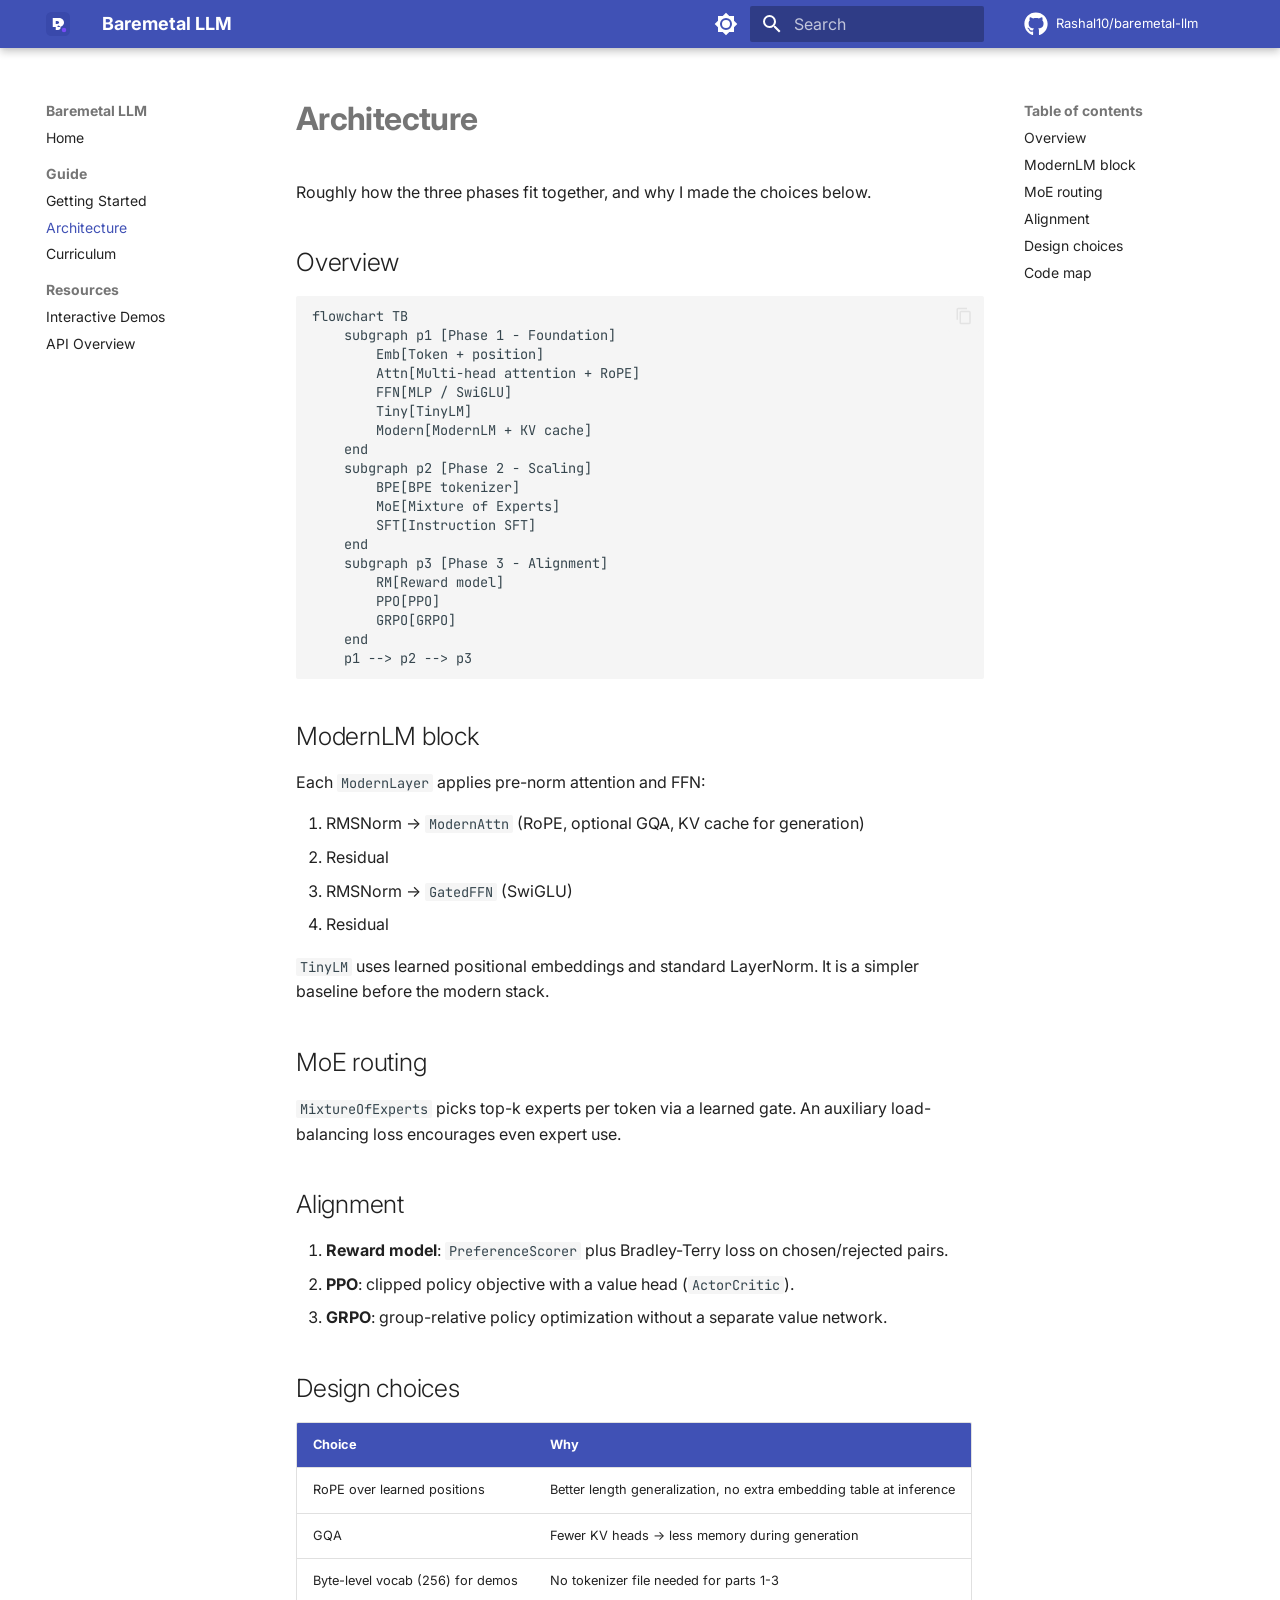
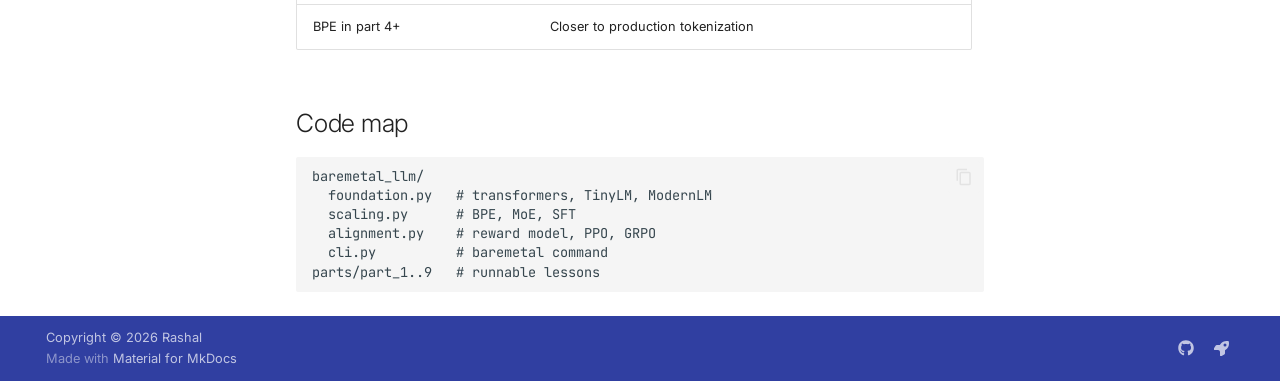
<file: architecture/index.html>
<!doctype html>
<html lang="en" class="no-js">
  <head>
    
      <meta charset="utf-8">
      <meta name="viewport" content="width=device-width,initial-scale=1">
      
        <meta name="description" content="A from-scratch LLM training stack in PyTorch, built to learn every layer">
      
      
        <meta name="author" content="Rashal">
      
      
        <link rel="canonical" href="https://rashal10.github.io/baremetal-llm/architecture/">
      
      
        <link rel="prev" href="../getting-started/">
      
      
        <link rel="next" href="../curriculum/">
      
      
        
      
      
      <link rel="icon" href="../assets/logo.svg">
      <meta name="generator" content="mkdocs-1.6.1, mkdocs-material-9.7.6">
    
    
      
        <title>Architecture - Baremetal LLM</title>
      
    
    
      <link rel="stylesheet" href="../assets/stylesheets/main.484c7ddc.min.css">
      
        
        <link rel="stylesheet" href="../assets/stylesheets/palette.ab4e12ef.min.css">
      
      


    
    
      
    
    
      
        
        
        <link rel="preconnect" href="https://fonts.gstatic.com" crossorigin>
        <link rel="stylesheet" href="https://fonts.googleapis.com/css?family=Inter:300,300i,400,400i,700,700i%7CJetBrains+Mono:400,400i,700,700i&display=fallback">
        <style>:root{--md-text-font:"Inter";--md-code-font:"JetBrains Mono"}</style>
      
    
    
      <link rel="stylesheet" href="../stylesheets/extra.css">
    
    <script>__md_scope=new URL("..",location),__md_hash=e=>[...e].reduce(((e,_)=>(e<<5)-e+_.charCodeAt(0)),0),__md_get=(e,_=localStorage,t=__md_scope)=>JSON.parse(_.getItem(t.pathname+"."+e)),__md_set=(e,_,t=localStorage,a=__md_scope)=>{try{t.setItem(a.pathname+"."+e,JSON.stringify(_))}catch(e){}}</script>
    
      

    
    
  </head>
  
  
    
    
      
    
    
    
    
    <body dir="ltr" data-md-color-scheme="default" data-md-color-primary="indigo" data-md-color-accent="deep-purple">
  
    
    <input class="md-toggle" data-md-toggle="drawer" type="checkbox" id="__drawer" autocomplete="off">
    <input class="md-toggle" data-md-toggle="search" type="checkbox" id="__search" autocomplete="off">
    <label class="md-overlay" for="__drawer"></label>
    <div data-md-component="skip">
      
        
        <a href="#architecture" class="md-skip">
          Skip to content
        </a>
      
    </div>
    <div data-md-component="announce">
      
    </div>
    
    
      

  

<header class="md-header md-header--shadow" data-md-component="header">
  <nav class="md-header__inner md-grid" aria-label="Header">
    <a href=".." title="Baremetal LLM" class="md-header__button md-logo" aria-label="Baremetal LLM" data-md-component="logo">
      
  <img src="../assets/logo.svg" alt="logo">

    </a>
    <label class="md-header__button md-icon" for="__drawer">
      
      <svg xmlns="http://www.w3.org/2000/svg" viewBox="0 0 24 24"><path d="M3 6h18v2H3zm0 5h18v2H3zm0 5h18v2H3z"/></svg>
    </label>
    <div class="md-header__title" data-md-component="header-title">
      <div class="md-header__ellipsis">
        <div class="md-header__topic">
          <span class="md-ellipsis">
            Baremetal LLM
          </span>
        </div>
        <div class="md-header__topic" data-md-component="header-topic">
          <span class="md-ellipsis">
            
              Architecture
            
          </span>
        </div>
      </div>
    </div>
    
      
        <form class="md-header__option" data-md-component="palette">
  
    
    
    
    <input class="md-option" data-md-color-media="(prefers-color-scheme: light)" data-md-color-scheme="default" data-md-color-primary="indigo" data-md-color-accent="deep-purple"  aria-label="Dark mode"  type="radio" name="__palette" id="__palette_0">
    
      <label class="md-header__button md-icon" title="Dark mode" for="__palette_1" hidden>
        <svg xmlns="http://www.w3.org/2000/svg" viewBox="0 0 24 24"><path d="M12 8a4 4 0 0 0-4 4 4 4 0 0 0 4 4 4 4 0 0 0 4-4 4 4 0 0 0-4-4m0 10a6 6 0 0 1-6-6 6 6 0 0 1 6-6 6 6 0 0 1 6 6 6 6 0 0 1-6 6m8-9.31V4h-4.69L12 .69 8.69 4H4v4.69L.69 12 4 15.31V20h4.69L12 23.31 15.31 20H20v-4.69L23.31 12z"/></svg>
      </label>
    
  
    
    
    
    <input class="md-option" data-md-color-media="(prefers-color-scheme: dark)" data-md-color-scheme="slate" data-md-color-primary="indigo" data-md-color-accent="deep-purple"  aria-label="Light mode"  type="radio" name="__palette" id="__palette_1">
    
      <label class="md-header__button md-icon" title="Light mode" for="__palette_0" hidden>
        <svg xmlns="http://www.w3.org/2000/svg" viewBox="0 0 24 24"><path d="M12 18c-.89 0-1.74-.2-2.5-.55C11.56 16.5 13 14.42 13 12s-1.44-4.5-3.5-5.45C10.26 6.2 11.11 6 12 6a6 6 0 0 1 6 6 6 6 0 0 1-6 6m8-9.31V4h-4.69L12 .69 8.69 4H4v4.69L.69 12 4 15.31V20h4.69L12 23.31 15.31 20H20v-4.69L23.31 12z"/></svg>
      </label>
    
  
</form>
      
    
    
      <script>var palette=__md_get("__palette");if(palette&&palette.color){if("(prefers-color-scheme)"===palette.color.media){var media=matchMedia("(prefers-color-scheme: light)"),input=document.querySelector(media.matches?"[data-md-color-media='(prefers-color-scheme: light)']":"[data-md-color-media='(prefers-color-scheme: dark)']");palette.color.media=input.getAttribute("data-md-color-media"),palette.color.scheme=input.getAttribute("data-md-color-scheme"),palette.color.primary=input.getAttribute("data-md-color-primary"),palette.color.accent=input.getAttribute("data-md-color-accent")}for(var[key,value]of Object.entries(palette.color))document.body.setAttribute("data-md-color-"+key,value)}</script>
    
    
    
      
      
        <label class="md-header__button md-icon" for="__search">
          
          <svg xmlns="http://www.w3.org/2000/svg" viewBox="0 0 24 24"><path d="M9.5 3A6.5 6.5 0 0 1 16 9.5c0 1.61-.59 3.09-1.56 4.23l.27.27h.79l5 5-1.5 1.5-5-5v-.79l-.27-.27A6.52 6.52 0 0 1 9.5 16 6.5 6.5 0 0 1 3 9.5 6.5 6.5 0 0 1 9.5 3m0 2C7 5 5 7 5 9.5S7 14 9.5 14 14 12 14 9.5 12 5 9.5 5"/></svg>
        </label>
        <div class="md-search" data-md-component="search" role="dialog">
  <label class="md-search__overlay" for="__search"></label>
  <div class="md-search__inner" role="search">
    <form class="md-search__form" name="search">
      <input type="text" class="md-search__input" name="query" aria-label="Search" placeholder="Search" autocapitalize="off" autocorrect="off" autocomplete="off" spellcheck="false" data-md-component="search-query" required>
      <label class="md-search__icon md-icon" for="__search">
        
        <svg xmlns="http://www.w3.org/2000/svg" viewBox="0 0 24 24"><path d="M9.5 3A6.5 6.5 0 0 1 16 9.5c0 1.61-.59 3.09-1.56 4.23l.27.27h.79l5 5-1.5 1.5-5-5v-.79l-.27-.27A6.52 6.52 0 0 1 9.5 16 6.5 6.5 0 0 1 3 9.5 6.5 6.5 0 0 1 9.5 3m0 2C7 5 5 7 5 9.5S7 14 9.5 14 14 12 14 9.5 12 5 9.5 5"/></svg>
        
        <svg xmlns="http://www.w3.org/2000/svg" viewBox="0 0 24 24"><path d="M20 11v2H8l5.5 5.5-1.42 1.42L4.16 12l7.92-7.92L13.5 5.5 8 11z"/></svg>
      </label>
      <nav class="md-search__options" aria-label="Search">
        
        <button type="reset" class="md-search__icon md-icon" title="Clear" aria-label="Clear" tabindex="-1">
          
          <svg xmlns="http://www.w3.org/2000/svg" viewBox="0 0 24 24"><path d="M19 6.41 17.59 5 12 10.59 6.41 5 5 6.41 10.59 12 5 17.59 6.41 19 12 13.41 17.59 19 19 17.59 13.41 12z"/></svg>
        </button>
      </nav>
      
        <div class="md-search__suggest" data-md-component="search-suggest"></div>
      
    </form>
    <div class="md-search__output">
      <div class="md-search__scrollwrap" tabindex="0" data-md-scrollfix>
        <div class="md-search-result" data-md-component="search-result">
          <div class="md-search-result__meta">
            Initializing search
          </div>
          <ol class="md-search-result__list" role="presentation"></ol>
        </div>
      </div>
    </div>
  </div>
</div>
      
    
    
      <div class="md-header__source">
        <a href="https://github.com/Rashal10/baremetal-llm" title="Go to repository" class="md-source" data-md-component="source">
  <div class="md-source__icon md-icon">
    
    <svg xmlns="http://www.w3.org/2000/svg" viewBox="0 0 512 512"><!--! Font Awesome Free 7.1.0 by @fontawesome - https://fontawesome.com License - https://fontawesome.com/license/free (Icons: CC BY 4.0, Fonts: SIL OFL 1.1, Code: MIT License) Copyright 2025 Fonticons, Inc.--><path d="M173.9 397.4c0 2-2.3 3.6-5.2 3.6-3.3.3-5.6-1.3-5.6-3.6 0-2 2.3-3.6 5.2-3.6 3-.3 5.6 1.3 5.6 3.6m-31.1-4.5c-.7 2 1.3 4.3 4.3 4.9 2.6 1 5.6 0 6.2-2s-1.3-4.3-4.3-5.2c-2.6-.7-5.5.3-6.2 2.3m44.2-1.7c-2.9.7-4.9 2.6-4.6 4.9.3 2 2.9 3.3 5.9 2.6 2.9-.7 4.9-2.6 4.6-4.6-.3-1.9-3-3.2-5.9-2.9M252.8 8C114.1 8 8 113.3 8 252c0 110.9 69.8 205.8 169.5 239.2 12.8 2.3 17.3-5.6 17.3-12.1 0-6.2-.3-40.4-.3-61.4 0 0-70 15-84.7-29.8 0 0-11.4-29.1-27.8-36.6 0 0-22.9-15.7 1.6-15.4 0 0 24.9 2 38.6 25.8 21.9 38.6 58.6 27.5 72.9 20.9 2.3-16 8.8-27.1 16-33.7-55.9-6.2-112.3-14.3-112.3-110.5 0-27.5 7.6-41.3 23.6-58.9-2.6-6.5-11.1-33.3 2.6-67.9 20.9-6.5 69 27 69 27 20-5.6 41.5-8.5 62.8-8.5s42.8 2.9 62.8 8.5c0 0 48.1-33.6 69-27 13.7 34.7 5.2 61.4 2.6 67.9 16 17.7 25.8 31.5 25.8 58.9 0 96.5-58.9 104.2-114.8 110.5 9.2 7.9 17 22.9 17 46.4 0 33.7-.3 75.4-.3 83.6 0 6.5 4.6 14.4 17.3 12.1C436.2 457.8 504 362.9 504 252 504 113.3 391.5 8 252.8 8M105.2 352.9c-1.3 1-1 3.3.7 5.2 1.6 1.6 3.9 2.3 5.2 1 1.3-1 1-3.3-.7-5.2-1.6-1.6-3.9-2.3-5.2-1m-10.8-8.1c-.7 1.3.3 2.9 2.3 3.9 1.6 1 3.6.7 4.3-.7.7-1.3-.3-2.9-2.3-3.9-2-.6-3.6-.3-4.3.7m32.4 35.6c-1.6 1.3-1 4.3 1.3 6.2 2.3 2.3 5.2 2.6 6.5 1 1.3-1.3.7-4.3-1.3-6.2-2.2-2.3-5.2-2.6-6.5-1m-11.4-14.7c-1.6 1-1.6 3.6 0 5.9s4.3 3.3 5.6 2.3c1.6-1.3 1.6-3.9 0-6.2-1.4-2.3-4-3.3-5.6-2"/></svg>
  </div>
  <div class="md-source__repository">
    Rashal10/baremetal-llm
  </div>
</a>
      </div>
    
  </nav>
  
</header>
    
    <div class="md-container" data-md-component="container">
      
      
        
          
        
      
      <main class="md-main" data-md-component="main">
        <div class="md-main__inner md-grid">
          
            
              
              <div class="md-sidebar md-sidebar--primary" data-md-component="sidebar" data-md-type="navigation" >
                <div class="md-sidebar__scrollwrap">
                  <div class="md-sidebar__inner">
                    



<nav class="md-nav md-nav--primary" aria-label="Navigation" data-md-level="0">
  <label class="md-nav__title" for="__drawer">
    <a href=".." title="Baremetal LLM" class="md-nav__button md-logo" aria-label="Baremetal LLM" data-md-component="logo">
      
  <img src="../assets/logo.svg" alt="logo">

    </a>
    Baremetal LLM
  </label>
  
    <div class="md-nav__source">
      <a href="https://github.com/Rashal10/baremetal-llm" title="Go to repository" class="md-source" data-md-component="source">
  <div class="md-source__icon md-icon">
    
    <svg xmlns="http://www.w3.org/2000/svg" viewBox="0 0 512 512"><!--! Font Awesome Free 7.1.0 by @fontawesome - https://fontawesome.com License - https://fontawesome.com/license/free (Icons: CC BY 4.0, Fonts: SIL OFL 1.1, Code: MIT License) Copyright 2025 Fonticons, Inc.--><path d="M173.9 397.4c0 2-2.3 3.6-5.2 3.6-3.3.3-5.6-1.3-5.6-3.6 0-2 2.3-3.6 5.2-3.6 3-.3 5.6 1.3 5.6 3.6m-31.1-4.5c-.7 2 1.3 4.3 4.3 4.9 2.6 1 5.6 0 6.2-2s-1.3-4.3-4.3-5.2c-2.6-.7-5.5.3-6.2 2.3m44.2-1.7c-2.9.7-4.9 2.6-4.6 4.9.3 2 2.9 3.3 5.9 2.6 2.9-.7 4.9-2.6 4.6-4.6-.3-1.9-3-3.2-5.9-2.9M252.8 8C114.1 8 8 113.3 8 252c0 110.9 69.8 205.8 169.5 239.2 12.8 2.3 17.3-5.6 17.3-12.1 0-6.2-.3-40.4-.3-61.4 0 0-70 15-84.7-29.8 0 0-11.4-29.1-27.8-36.6 0 0-22.9-15.7 1.6-15.4 0 0 24.9 2 38.6 25.8 21.9 38.6 58.6 27.5 72.9 20.9 2.3-16 8.8-27.1 16-33.7-55.9-6.2-112.3-14.3-112.3-110.5 0-27.5 7.6-41.3 23.6-58.9-2.6-6.5-11.1-33.3 2.6-67.9 20.9-6.5 69 27 69 27 20-5.6 41.5-8.5 62.8-8.5s42.8 2.9 62.8 8.5c0 0 48.1-33.6 69-27 13.7 34.7 5.2 61.4 2.6 67.9 16 17.7 25.8 31.5 25.8 58.9 0 96.5-58.9 104.2-114.8 110.5 9.2 7.9 17 22.9 17 46.4 0 33.7-.3 75.4-.3 83.6 0 6.5 4.6 14.4 17.3 12.1C436.2 457.8 504 362.9 504 252 504 113.3 391.5 8 252.8 8M105.2 352.9c-1.3 1-1 3.3.7 5.2 1.6 1.6 3.9 2.3 5.2 1 1.3-1 1-3.3-.7-5.2-1.6-1.6-3.9-2.3-5.2-1m-10.8-8.1c-.7 1.3.3 2.9 2.3 3.9 1.6 1 3.6.7 4.3-.7.7-1.3-.3-2.9-2.3-3.9-2-.6-3.6-.3-4.3.7m32.4 35.6c-1.6 1.3-1 4.3 1.3 6.2 2.3 2.3 5.2 2.6 6.5 1 1.3-1.3.7-4.3-1.3-6.2-2.2-2.3-5.2-2.6-6.5-1m-11.4-14.7c-1.6 1-1.6 3.6 0 5.9s4.3 3.3 5.6 2.3c1.6-1.3 1.6-3.9 0-6.2-1.4-2.3-4-3.3-5.6-2"/></svg>
  </div>
  <div class="md-source__repository">
    Rashal10/baremetal-llm
  </div>
</a>
    </div>
  
  <ul class="md-nav__list" data-md-scrollfix>
    
      
      
  
  
  
  
    <li class="md-nav__item">
      <a href=".." class="md-nav__link">
        
  
  
  <span class="md-ellipsis">
    
  
    Home
  

    
  </span>
  
  

      </a>
    </li>
  

    
      
      
  
  
    
  
  
  
    
    
    
    
      
        
        
      
    
    
    <li class="md-nav__item md-nav__item--active md-nav__item--section md-nav__item--nested">
      
        
        
        <input class="md-nav__toggle md-toggle " type="checkbox" id="__nav_2" checked>
        
          
          <label class="md-nav__link" for="__nav_2" id="__nav_2_label" tabindex="">
            
  
  
  <span class="md-ellipsis">
    
  
    Guide
  

    
  </span>
  
  

            <span class="md-nav__icon md-icon"></span>
          </label>
        
        <nav class="md-nav" data-md-level="1" aria-labelledby="__nav_2_label" aria-expanded="true">
          <label class="md-nav__title" for="__nav_2">
            <span class="md-nav__icon md-icon"></span>
            
  
    Guide
  

          </label>
          <ul class="md-nav__list" data-md-scrollfix>
            
              
                
  
  
  
  
    <li class="md-nav__item">
      <a href="../getting-started/" class="md-nav__link">
        
  
  
  <span class="md-ellipsis">
    
  
    Getting Started
  

    
  </span>
  
  

      </a>
    </li>
  

              
            
              
                
  
  
    
  
  
  
    <li class="md-nav__item md-nav__item--active">
      
      <input class="md-nav__toggle md-toggle" type="checkbox" id="__toc">
      
      
        
      
      
        <label class="md-nav__link md-nav__link--active" for="__toc">
          
  
  
  <span class="md-ellipsis">
    
  
    Architecture
  

    
  </span>
  
  

          <span class="md-nav__icon md-icon"></span>
        </label>
      
      <a href="./" class="md-nav__link md-nav__link--active">
        
  
  
  <span class="md-ellipsis">
    
  
    Architecture
  

    
  </span>
  
  

      </a>
      
        

<nav class="md-nav md-nav--secondary" aria-label="Table of contents">
  
  
  
    
  
  
    <label class="md-nav__title" for="__toc">
      <span class="md-nav__icon md-icon"></span>
      Table of contents
    </label>
    <ul class="md-nav__list" data-md-component="toc" data-md-scrollfix>
      
        <li class="md-nav__item">
  <a href="#overview" class="md-nav__link">
    <span class="md-ellipsis">
      
        Overview
      
    </span>
  </a>
  
</li>
      
        <li class="md-nav__item">
  <a href="#modernlm-block" class="md-nav__link">
    <span class="md-ellipsis">
      
        ModernLM block
      
    </span>
  </a>
  
</li>
      
        <li class="md-nav__item">
  <a href="#moe-routing" class="md-nav__link">
    <span class="md-ellipsis">
      
        MoE routing
      
    </span>
  </a>
  
</li>
      
        <li class="md-nav__item">
  <a href="#alignment" class="md-nav__link">
    <span class="md-ellipsis">
      
        Alignment
      
    </span>
  </a>
  
</li>
      
        <li class="md-nav__item">
  <a href="#design-choices" class="md-nav__link">
    <span class="md-ellipsis">
      
        Design choices
      
    </span>
  </a>
  
</li>
      
        <li class="md-nav__item">
  <a href="#code-map" class="md-nav__link">
    <span class="md-ellipsis">
      
        Code map
      
    </span>
  </a>
  
</li>
      
    </ul>
  
</nav>
      
    </li>
  

              
            
              
                
  
  
  
  
    <li class="md-nav__item">
      <a href="../curriculum/" class="md-nav__link">
        
  
  
  <span class="md-ellipsis">
    
  
    Curriculum
  

    
  </span>
  
  

      </a>
    </li>
  

              
            
          </ul>
        </nav>
      
    </li>
  

    
      
      
  
  
  
  
    
    
    
    
      
        
        
      
    
    
    <li class="md-nav__item md-nav__item--section md-nav__item--nested">
      
        
        
        <input class="md-nav__toggle md-toggle " type="checkbox" id="__nav_3" >
        
          
          <label class="md-nav__link" for="__nav_3" id="__nav_3_label" tabindex="">
            
  
  
  <span class="md-ellipsis">
    
  
    Resources
  

    
  </span>
  
  

            <span class="md-nav__icon md-icon"></span>
          </label>
        
        <nav class="md-nav" data-md-level="1" aria-labelledby="__nav_3_label" aria-expanded="false">
          <label class="md-nav__title" for="__nav_3">
            <span class="md-nav__icon md-icon"></span>
            
  
    Resources
  

          </label>
          <ul class="md-nav__list" data-md-scrollfix>
            
              
                
  
  
  
  
    <li class="md-nav__item">
      <a href="../demo/" class="md-nav__link">
        
  
  
  <span class="md-ellipsis">
    
  
    Interactive Demos
  

    
  </span>
  
  

      </a>
    </li>
  

              
            
              
                
  
  
  
  
    <li class="md-nav__item">
      <a href="../api/" class="md-nav__link">
        
  
  
  <span class="md-ellipsis">
    
  
    API Overview
  

    
  </span>
  
  

      </a>
    </li>
  

              
            
          </ul>
        </nav>
      
    </li>
  

    
  </ul>
</nav>
                  </div>
                </div>
              </div>
            
            
              
              <div class="md-sidebar md-sidebar--secondary" data-md-component="sidebar" data-md-type="toc" >
                <div class="md-sidebar__scrollwrap">
                  <div class="md-sidebar__inner">
                    

<nav class="md-nav md-nav--secondary" aria-label="Table of contents">
  
  
  
    
  
  
    <label class="md-nav__title" for="__toc">
      <span class="md-nav__icon md-icon"></span>
      Table of contents
    </label>
    <ul class="md-nav__list" data-md-component="toc" data-md-scrollfix>
      
        <li class="md-nav__item">
  <a href="#overview" class="md-nav__link">
    <span class="md-ellipsis">
      
        Overview
      
    </span>
  </a>
  
</li>
      
        <li class="md-nav__item">
  <a href="#modernlm-block" class="md-nav__link">
    <span class="md-ellipsis">
      
        ModernLM block
      
    </span>
  </a>
  
</li>
      
        <li class="md-nav__item">
  <a href="#moe-routing" class="md-nav__link">
    <span class="md-ellipsis">
      
        MoE routing
      
    </span>
  </a>
  
</li>
      
        <li class="md-nav__item">
  <a href="#alignment" class="md-nav__link">
    <span class="md-ellipsis">
      
        Alignment
      
    </span>
  </a>
  
</li>
      
        <li class="md-nav__item">
  <a href="#design-choices" class="md-nav__link">
    <span class="md-ellipsis">
      
        Design choices
      
    </span>
  </a>
  
</li>
      
        <li class="md-nav__item">
  <a href="#code-map" class="md-nav__link">
    <span class="md-ellipsis">
      
        Code map
      
    </span>
  </a>
  
</li>
      
    </ul>
  
</nav>
                  </div>
                </div>
              </div>
            
          
          
            <div class="md-content" data-md-component="content">
              
              <article class="md-content__inner md-typeset">
                
                  


  
  


<h1 id="architecture">Architecture</h1>
<p>Roughly how the three phases fit together, and why I made the choices below.</p>
<h2 id="overview">Overview</h2>
<div class="highlight"><pre><span></span><code>flowchart TB
    subgraph p1 [Phase 1 - Foundation]
        Emb[Token + position]
        Attn[Multi-head attention + RoPE]
        FFN[MLP / SwiGLU]
        Tiny[TinyLM]
        Modern[ModernLM + KV cache]
    end
    subgraph p2 [Phase 2 - Scaling]
        BPE[BPE tokenizer]
        MoE[Mixture of Experts]
        SFT[Instruction SFT]
    end
    subgraph p3 [Phase 3 - Alignment]
        RM[Reward model]
        PPO[PPO]
        GRPO[GRPO]
    end
    p1 --&gt; p2 --&gt; p3
</code></pre></div>
<h2 id="modernlm-block">ModernLM block</h2>
<p>Each <code>ModernLayer</code> applies pre-norm attention and FFN:</p>
<ol>
<li>RMSNorm → <code>ModernAttn</code> (RoPE, optional GQA, KV cache for generation)</li>
<li>Residual</li>
<li>RMSNorm → <code>GatedFFN</code> (SwiGLU)</li>
<li>Residual</li>
</ol>
<p><code>TinyLM</code> uses learned positional embeddings and standard LayerNorm. It is a simpler baseline before the modern stack.</p>
<h2 id="moe-routing">MoE routing</h2>
<p><code>MixtureOfExperts</code> picks top-k experts per token via a learned gate. An auxiliary load-balancing loss encourages even expert use.</p>
<h2 id="alignment">Alignment</h2>
<ol>
<li><strong>Reward model</strong>: <code>PreferenceScorer</code> plus Bradley-Terry loss on chosen/rejected pairs.</li>
<li><strong>PPO</strong>: clipped policy objective with a value head (<code>ActorCritic</code>).</li>
<li><strong>GRPO</strong>: group-relative policy optimization without a separate value network.</li>
</ol>
<h2 id="design-choices">Design choices</h2>
<table>
<thead>
<tr>
<th>Choice</th>
<th>Why</th>
</tr>
</thead>
<tbody>
<tr>
<td>RoPE over learned positions</td>
<td>Better length generalization, no extra embedding table at inference</td>
</tr>
<tr>
<td>GQA</td>
<td>Fewer KV heads → less memory during generation</td>
</tr>
<tr>
<td>Byte-level vocab (256) for demos</td>
<td>No tokenizer file needed for parts 1-3</td>
</tr>
<tr>
<td>BPE in part 4+</td>
<td>Closer to production tokenization</td>
</tr>
</tbody>
</table>
<h2 id="code-map">Code map</h2>
<div class="highlight"><pre><span></span><code>baremetal_llm/
  foundation.py   # transformers, TinyLM, ModernLM
  scaling.py      # BPE, MoE, SFT
  alignment.py    # reward model, PPO, GRPO
  cli.py          # baremetal command
parts/part_1..9   # runnable lessons
</code></pre></div>












                
              </article>
            </div>
          
          
  <script>var tabs=__md_get("__tabs");if(Array.isArray(tabs))e:for(var set of document.querySelectorAll(".tabbed-set")){var labels=set.querySelector(".tabbed-labels");for(var tab of tabs)for(var label of labels.getElementsByTagName("label"))if(label.innerText.trim()===tab){var input=document.getElementById(label.htmlFor);input.checked=!0;continue e}}</script>

<script>var target=document.getElementById(location.hash.slice(1));target&&target.name&&(target.checked=target.name.startsWith("__tabbed_"))</script>
        </div>
        
          <button type="button" class="md-top md-icon" data-md-component="top" hidden>
  
  <svg xmlns="http://www.w3.org/2000/svg" viewBox="0 0 24 24"><path d="M13 20h-2V8l-5.5 5.5-1.42-1.42L12 4.16l7.92 7.92-1.42 1.42L13 8z"/></svg>
  Back to top
</button>
        
      </main>
      
        <footer class="md-footer">
  
  <div class="md-footer-meta md-typeset">
    <div class="md-footer-meta__inner md-grid">
      <div class="md-copyright">
  
    <div class="md-copyright__highlight">
      Copyright &copy; 2026 Rashal
    </div>
  
  
    Made with
    <a href="https://squidfunk.github.io/mkdocs-material/" target="_blank" rel="noopener">
      Material for MkDocs
    </a>
  
</div>
      
        
<div class="md-social">
  
    
    
    
    
      
      
    
    <a href="https://github.com/Rashal10/baremetal-llm" target="_blank" rel="noopener" title="github.com" class="md-social__link">
      <svg xmlns="http://www.w3.org/2000/svg" viewBox="0 0 512 512"><!--! Font Awesome Free 7.1.0 by @fontawesome - https://fontawesome.com License - https://fontawesome.com/license/free (Icons: CC BY 4.0, Fonts: SIL OFL 1.1, Code: MIT License) Copyright 2025 Fonticons, Inc.--><path d="M173.9 397.4c0 2-2.3 3.6-5.2 3.6-3.3.3-5.6-1.3-5.6-3.6 0-2 2.3-3.6 5.2-3.6 3-.3 5.6 1.3 5.6 3.6m-31.1-4.5c-.7 2 1.3 4.3 4.3 4.9 2.6 1 5.6 0 6.2-2s-1.3-4.3-4.3-5.2c-2.6-.7-5.5.3-6.2 2.3m44.2-1.7c-2.9.7-4.9 2.6-4.6 4.9.3 2 2.9 3.3 5.9 2.6 2.9-.7 4.9-2.6 4.6-4.6-.3-1.9-3-3.2-5.9-2.9M252.8 8C114.1 8 8 113.3 8 252c0 110.9 69.8 205.8 169.5 239.2 12.8 2.3 17.3-5.6 17.3-12.1 0-6.2-.3-40.4-.3-61.4 0 0-70 15-84.7-29.8 0 0-11.4-29.1-27.8-36.6 0 0-22.9-15.7 1.6-15.4 0 0 24.9 2 38.6 25.8 21.9 38.6 58.6 27.5 72.9 20.9 2.3-16 8.8-27.1 16-33.7-55.9-6.2-112.3-14.3-112.3-110.5 0-27.5 7.6-41.3 23.6-58.9-2.6-6.5-11.1-33.3 2.6-67.9 20.9-6.5 69 27 69 27 20-5.6 41.5-8.5 62.8-8.5s42.8 2.9 62.8 8.5c0 0 48.1-33.6 69-27 13.7 34.7 5.2 61.4 2.6 67.9 16 17.7 25.8 31.5 25.8 58.9 0 96.5-58.9 104.2-114.8 110.5 9.2 7.9 17 22.9 17 46.4 0 33.7-.3 75.4-.3 83.6 0 6.5 4.6 14.4 17.3 12.1C436.2 457.8 504 362.9 504 252 504 113.3 391.5 8 252.8 8M105.2 352.9c-1.3 1-1 3.3.7 5.2 1.6 1.6 3.9 2.3 5.2 1 1.3-1 1-3.3-.7-5.2-1.6-1.6-3.9-2.3-5.2-1m-10.8-8.1c-.7 1.3.3 2.9 2.3 3.9 1.6 1 3.6.7 4.3-.7.7-1.3-.3-2.9-2.3-3.9-2-.6-3.6-.3-4.3.7m32.4 35.6c-1.6 1.3-1 4.3 1.3 6.2 2.3 2.3 5.2 2.6 6.5 1 1.3-1.3.7-4.3-1.3-6.2-2.2-2.3-5.2-2.6-6.5-1m-11.4-14.7c-1.6 1-1.6 3.6 0 5.9s4.3 3.3 5.6 2.3c1.6-1.3 1.6-3.9 0-6.2-1.4-2.3-4-3.3-5.6-2"/></svg>
    </a>
  
    
    
    
    
      
      
    
    <a href="https://colab.research.google.com/github/Rashal10/baremetal-llm/blob/main/notebooks/01_quick_demo.ipynb" target="_blank" rel="noopener" title="colab.research.google.com" class="md-social__link">
      <svg xmlns="http://www.w3.org/2000/svg" viewBox="0 0 512 512"><!--! Font Awesome Free 7.1.0 by @fontawesome - https://fontawesome.com License - https://fontawesome.com/license/free (Icons: CC BY 4.0, Fonts: SIL OFL 1.1, Code: MIT License) Copyright 2025 Fonticons, Inc.--><path d="M128 320H24.5c-24.9 0-40.2-27.1-27.4-48.5L50 183.3c8.7-14.5 24.3-23.3 41.2-23.3h95C262.3 31.1 375.8 24.6 451.7 35.7c12.8 1.9 22.8 11.9 24.6 24.6 11.1 75.9 4.6 189.4-124.3 265.5v95c0 16.9-8.8 32.5-23.3 41.2l-88.2 52.9c-21.3 12.8-48.5-2.6-48.5-27.4V384c0-35.3-28.7-64-64-64h-.1zm272-160a48 48 0 1 0-96 0 48 48 0 1 0 96 0"/></svg>
    </a>
  
</div>
      
    </div>
  </div>
</footer>
      
    </div>
    <div class="md-dialog" data-md-component="dialog">
      <div class="md-dialog__inner md-typeset"></div>
    </div>
    
    
    
      
      
      <script id="__config" type="application/json">{"annotate": null, "base": "..", "features": ["navigation.instant", "navigation.tracking", "navigation.sections", "navigation.top", "search.suggest", "search.highlight", "content.code.copy", "content.tabs.link", "toc.follow"], "search": "../assets/javascripts/workers/search.2c215733.min.js", "tags": null, "translations": {"clipboard.copied": "Copied to clipboard", "clipboard.copy": "Copy to clipboard", "search.result.more.one": "1 more on this page", "search.result.more.other": "# more on this page", "search.result.none": "No matching documents", "search.result.one": "1 matching document", "search.result.other": "# matching documents", "search.result.placeholder": "Type to start searching", "search.result.term.missing": "Missing", "select.version": "Select version"}, "version": null}</script>
    
    
      <script src="../assets/javascripts/bundle.79ae519e.min.js"></script>
      
    
  </body>
</html>
</file>
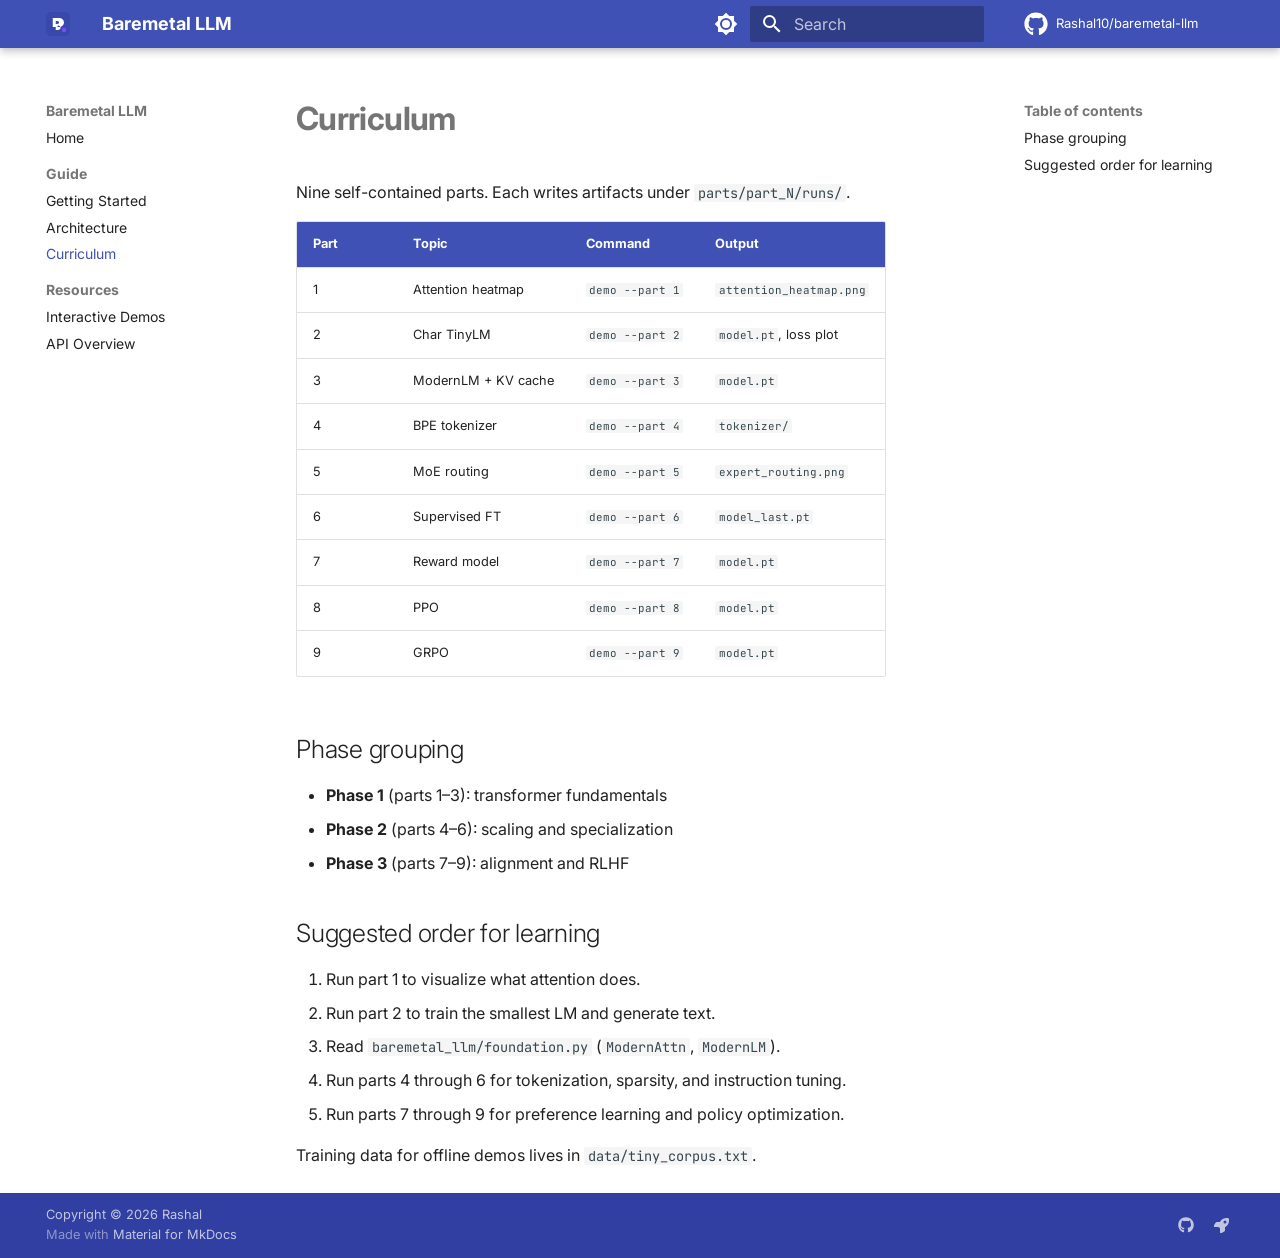
<file: curriculum/index.html>
<!doctype html>
<html lang="en" class="no-js">
  <head>
    
      <meta charset="utf-8">
      <meta name="viewport" content="width=device-width,initial-scale=1">
      
        <meta name="description" content="A from-scratch LLM training stack in PyTorch, built to learn every layer">
      
      
        <meta name="author" content="Rashal">
      
      
        <link rel="canonical" href="https://rashal10.github.io/baremetal-llm/curriculum/">
      
      
        <link rel="prev" href="../architecture/">
      
      
        <link rel="next" href="../demo/">
      
      
        
      
      
      <link rel="icon" href="../assets/logo.svg">
      <meta name="generator" content="mkdocs-1.6.1, mkdocs-material-9.7.6">
    
    
      
        <title>Curriculum - Baremetal LLM</title>
      
    
    
      <link rel="stylesheet" href="../assets/stylesheets/main.484c7ddc.min.css">
      
        
        <link rel="stylesheet" href="../assets/stylesheets/palette.ab4e12ef.min.css">
      
      


    
    
      
    
    
      
        
        
        <link rel="preconnect" href="https://fonts.gstatic.com" crossorigin>
        <link rel="stylesheet" href="https://fonts.googleapis.com/css?family=Inter:300,300i,400,400i,700,700i%7CJetBrains+Mono:400,400i,700,700i&display=fallback">
        <style>:root{--md-text-font:"Inter";--md-code-font:"JetBrains Mono"}</style>
      
    
    
      <link rel="stylesheet" href="../stylesheets/extra.css">
    
    <script>__md_scope=new URL("..",location),__md_hash=e=>[...e].reduce(((e,_)=>(e<<5)-e+_.charCodeAt(0)),0),__md_get=(e,_=localStorage,t=__md_scope)=>JSON.parse(_.getItem(t.pathname+"."+e)),__md_set=(e,_,t=localStorage,a=__md_scope)=>{try{t.setItem(a.pathname+"."+e,JSON.stringify(_))}catch(e){}}</script>
    
      

    
    
  </head>
  
  
    
    
      
    
    
    
    
    <body dir="ltr" data-md-color-scheme="default" data-md-color-primary="indigo" data-md-color-accent="deep-purple">
  
    
    <input class="md-toggle" data-md-toggle="drawer" type="checkbox" id="__drawer" autocomplete="off">
    <input class="md-toggle" data-md-toggle="search" type="checkbox" id="__search" autocomplete="off">
    <label class="md-overlay" for="__drawer"></label>
    <div data-md-component="skip">
      
        
        <a href="#curriculum" class="md-skip">
          Skip to content
        </a>
      
    </div>
    <div data-md-component="announce">
      
    </div>
    
    
      

  

<header class="md-header md-header--shadow" data-md-component="header">
  <nav class="md-header__inner md-grid" aria-label="Header">
    <a href=".." title="Baremetal LLM" class="md-header__button md-logo" aria-label="Baremetal LLM" data-md-component="logo">
      
  <img src="../assets/logo.svg" alt="logo">

    </a>
    <label class="md-header__button md-icon" for="__drawer">
      
      <svg xmlns="http://www.w3.org/2000/svg" viewBox="0 0 24 24"><path d="M3 6h18v2H3zm0 5h18v2H3zm0 5h18v2H3z"/></svg>
    </label>
    <div class="md-header__title" data-md-component="header-title">
      <div class="md-header__ellipsis">
        <div class="md-header__topic">
          <span class="md-ellipsis">
            Baremetal LLM
          </span>
        </div>
        <div class="md-header__topic" data-md-component="header-topic">
          <span class="md-ellipsis">
            
              Curriculum
            
          </span>
        </div>
      </div>
    </div>
    
      
        <form class="md-header__option" data-md-component="palette">
  
    
    
    
    <input class="md-option" data-md-color-media="(prefers-color-scheme: light)" data-md-color-scheme="default" data-md-color-primary="indigo" data-md-color-accent="deep-purple"  aria-label="Dark mode"  type="radio" name="__palette" id="__palette_0">
    
      <label class="md-header__button md-icon" title="Dark mode" for="__palette_1" hidden>
        <svg xmlns="http://www.w3.org/2000/svg" viewBox="0 0 24 24"><path d="M12 8a4 4 0 0 0-4 4 4 4 0 0 0 4 4 4 4 0 0 0 4-4 4 4 0 0 0-4-4m0 10a6 6 0 0 1-6-6 6 6 0 0 1 6-6 6 6 0 0 1 6 6 6 6 0 0 1-6 6m8-9.31V4h-4.69L12 .69 8.69 4H4v4.69L.69 12 4 15.31V20h4.69L12 23.31 15.31 20H20v-4.69L23.31 12z"/></svg>
      </label>
    
  
    
    
    
    <input class="md-option" data-md-color-media="(prefers-color-scheme: dark)" data-md-color-scheme="slate" data-md-color-primary="indigo" data-md-color-accent="deep-purple"  aria-label="Light mode"  type="radio" name="__palette" id="__palette_1">
    
      <label class="md-header__button md-icon" title="Light mode" for="__palette_0" hidden>
        <svg xmlns="http://www.w3.org/2000/svg" viewBox="0 0 24 24"><path d="M12 18c-.89 0-1.74-.2-2.5-.55C11.56 16.5 13 14.42 13 12s-1.44-4.5-3.5-5.45C10.26 6.2 11.11 6 12 6a6 6 0 0 1 6 6 6 6 0 0 1-6 6m8-9.31V4h-4.69L12 .69 8.69 4H4v4.69L.69 12 4 15.31V20h4.69L12 23.31 15.31 20H20v-4.69L23.31 12z"/></svg>
      </label>
    
  
</form>
      
    
    
      <script>var palette=__md_get("__palette");if(palette&&palette.color){if("(prefers-color-scheme)"===palette.color.media){var media=matchMedia("(prefers-color-scheme: light)"),input=document.querySelector(media.matches?"[data-md-color-media='(prefers-color-scheme: light)']":"[data-md-color-media='(prefers-color-scheme: dark)']");palette.color.media=input.getAttribute("data-md-color-media"),palette.color.scheme=input.getAttribute("data-md-color-scheme"),palette.color.primary=input.getAttribute("data-md-color-primary"),palette.color.accent=input.getAttribute("data-md-color-accent")}for(var[key,value]of Object.entries(palette.color))document.body.setAttribute("data-md-color-"+key,value)}</script>
    
    
    
      
      
        <label class="md-header__button md-icon" for="__search">
          
          <svg xmlns="http://www.w3.org/2000/svg" viewBox="0 0 24 24"><path d="M9.5 3A6.5 6.5 0 0 1 16 9.5c0 1.61-.59 3.09-1.56 4.23l.27.27h.79l5 5-1.5 1.5-5-5v-.79l-.27-.27A6.52 6.52 0 0 1 9.5 16 6.5 6.5 0 0 1 3 9.5 6.5 6.5 0 0 1 9.5 3m0 2C7 5 5 7 5 9.5S7 14 9.5 14 14 12 14 9.5 12 5 9.5 5"/></svg>
        </label>
        <div class="md-search" data-md-component="search" role="dialog">
  <label class="md-search__overlay" for="__search"></label>
  <div class="md-search__inner" role="search">
    <form class="md-search__form" name="search">
      <input type="text" class="md-search__input" name="query" aria-label="Search" placeholder="Search" autocapitalize="off" autocorrect="off" autocomplete="off" spellcheck="false" data-md-component="search-query" required>
      <label class="md-search__icon md-icon" for="__search">
        
        <svg xmlns="http://www.w3.org/2000/svg" viewBox="0 0 24 24"><path d="M9.5 3A6.5 6.5 0 0 1 16 9.5c0 1.61-.59 3.09-1.56 4.23l.27.27h.79l5 5-1.5 1.5-5-5v-.79l-.27-.27A6.52 6.52 0 0 1 9.5 16 6.5 6.5 0 0 1 3 9.5 6.5 6.5 0 0 1 9.5 3m0 2C7 5 5 7 5 9.5S7 14 9.5 14 14 12 14 9.5 12 5 9.5 5"/></svg>
        
        <svg xmlns="http://www.w3.org/2000/svg" viewBox="0 0 24 24"><path d="M20 11v2H8l5.5 5.5-1.42 1.42L4.16 12l7.92-7.92L13.5 5.5 8 11z"/></svg>
      </label>
      <nav class="md-search__options" aria-label="Search">
        
        <button type="reset" class="md-search__icon md-icon" title="Clear" aria-label="Clear" tabindex="-1">
          
          <svg xmlns="http://www.w3.org/2000/svg" viewBox="0 0 24 24"><path d="M19 6.41 17.59 5 12 10.59 6.41 5 5 6.41 10.59 12 5 17.59 6.41 19 12 13.41 17.59 19 19 17.59 13.41 12z"/></svg>
        </button>
      </nav>
      
        <div class="md-search__suggest" data-md-component="search-suggest"></div>
      
    </form>
    <div class="md-search__output">
      <div class="md-search__scrollwrap" tabindex="0" data-md-scrollfix>
        <div class="md-search-result" data-md-component="search-result">
          <div class="md-search-result__meta">
            Initializing search
          </div>
          <ol class="md-search-result__list" role="presentation"></ol>
        </div>
      </div>
    </div>
  </div>
</div>
      
    
    
      <div class="md-header__source">
        <a href="https://github.com/Rashal10/baremetal-llm" title="Go to repository" class="md-source" data-md-component="source">
  <div class="md-source__icon md-icon">
    
    <svg xmlns="http://www.w3.org/2000/svg" viewBox="0 0 512 512"><!--! Font Awesome Free 7.1.0 by @fontawesome - https://fontawesome.com License - https://fontawesome.com/license/free (Icons: CC BY 4.0, Fonts: SIL OFL 1.1, Code: MIT License) Copyright 2025 Fonticons, Inc.--><path d="M173.9 397.4c0 2-2.3 3.6-5.2 3.6-3.3.3-5.6-1.3-5.6-3.6 0-2 2.3-3.6 5.2-3.6 3-.3 5.6 1.3 5.6 3.6m-31.1-4.5c-.7 2 1.3 4.3 4.3 4.9 2.6 1 5.6 0 6.2-2s-1.3-4.3-4.3-5.2c-2.6-.7-5.5.3-6.2 2.3m44.2-1.7c-2.9.7-4.9 2.6-4.6 4.9.3 2 2.9 3.3 5.9 2.6 2.9-.7 4.9-2.6 4.6-4.6-.3-1.9-3-3.2-5.9-2.9M252.8 8C114.1 8 8 113.3 8 252c0 110.9 69.8 205.8 169.5 239.2 12.8 2.3 17.3-5.6 17.3-12.1 0-6.2-.3-40.4-.3-61.4 0 0-70 15-84.7-29.8 0 0-11.4-29.1-27.8-36.6 0 0-22.9-15.7 1.6-15.4 0 0 24.9 2 38.6 25.8 21.9 38.6 58.6 27.5 72.9 20.9 2.3-16 8.8-27.1 16-33.7-55.9-6.2-112.3-14.3-112.3-110.5 0-27.5 7.6-41.3 23.6-58.9-2.6-6.5-11.1-33.3 2.6-67.9 20.9-6.5 69 27 69 27 20-5.6 41.5-8.5 62.8-8.5s42.8 2.9 62.8 8.5c0 0 48.1-33.6 69-27 13.7 34.7 5.2 61.4 2.6 67.9 16 17.7 25.8 31.5 25.8 58.9 0 96.5-58.9 104.2-114.8 110.5 9.2 7.9 17 22.9 17 46.4 0 33.7-.3 75.4-.3 83.6 0 6.5 4.6 14.4 17.3 12.1C436.2 457.8 504 362.9 504 252 504 113.3 391.5 8 252.8 8M105.2 352.9c-1.3 1-1 3.3.7 5.2 1.6 1.6 3.9 2.3 5.2 1 1.3-1 1-3.3-.7-5.2-1.6-1.6-3.9-2.3-5.2-1m-10.8-8.1c-.7 1.3.3 2.9 2.3 3.9 1.6 1 3.6.7 4.3-.7.7-1.3-.3-2.9-2.3-3.9-2-.6-3.6-.3-4.3.7m32.4 35.6c-1.6 1.3-1 4.3 1.3 6.2 2.3 2.3 5.2 2.6 6.5 1 1.3-1.3.7-4.3-1.3-6.2-2.2-2.3-5.2-2.6-6.5-1m-11.4-14.7c-1.6 1-1.6 3.6 0 5.9s4.3 3.3 5.6 2.3c1.6-1.3 1.6-3.9 0-6.2-1.4-2.3-4-3.3-5.6-2"/></svg>
  </div>
  <div class="md-source__repository">
    Rashal10/baremetal-llm
  </div>
</a>
      </div>
    
  </nav>
  
</header>
    
    <div class="md-container" data-md-component="container">
      
      
        
          
        
      
      <main class="md-main" data-md-component="main">
        <div class="md-main__inner md-grid">
          
            
              
              <div class="md-sidebar md-sidebar--primary" data-md-component="sidebar" data-md-type="navigation" >
                <div class="md-sidebar__scrollwrap">
                  <div class="md-sidebar__inner">
                    



<nav class="md-nav md-nav--primary" aria-label="Navigation" data-md-level="0">
  <label class="md-nav__title" for="__drawer">
    <a href=".." title="Baremetal LLM" class="md-nav__button md-logo" aria-label="Baremetal LLM" data-md-component="logo">
      
  <img src="../assets/logo.svg" alt="logo">

    </a>
    Baremetal LLM
  </label>
  
    <div class="md-nav__source">
      <a href="https://github.com/Rashal10/baremetal-llm" title="Go to repository" class="md-source" data-md-component="source">
  <div class="md-source__icon md-icon">
    
    <svg xmlns="http://www.w3.org/2000/svg" viewBox="0 0 512 512"><!--! Font Awesome Free 7.1.0 by @fontawesome - https://fontawesome.com License - https://fontawesome.com/license/free (Icons: CC BY 4.0, Fonts: SIL OFL 1.1, Code: MIT License) Copyright 2025 Fonticons, Inc.--><path d="M173.9 397.4c0 2-2.3 3.6-5.2 3.6-3.3.3-5.6-1.3-5.6-3.6 0-2 2.3-3.6 5.2-3.6 3-.3 5.6 1.3 5.6 3.6m-31.1-4.5c-.7 2 1.3 4.3 4.3 4.9 2.6 1 5.6 0 6.2-2s-1.3-4.3-4.3-5.2c-2.6-.7-5.5.3-6.2 2.3m44.2-1.7c-2.9.7-4.9 2.6-4.6 4.9.3 2 2.9 3.3 5.9 2.6 2.9-.7 4.9-2.6 4.6-4.6-.3-1.9-3-3.2-5.9-2.9M252.8 8C114.1 8 8 113.3 8 252c0 110.9 69.8 205.8 169.5 239.2 12.8 2.3 17.3-5.6 17.3-12.1 0-6.2-.3-40.4-.3-61.4 0 0-70 15-84.7-29.8 0 0-11.4-29.1-27.8-36.6 0 0-22.9-15.7 1.6-15.4 0 0 24.9 2 38.6 25.8 21.9 38.6 58.6 27.5 72.9 20.9 2.3-16 8.8-27.1 16-33.7-55.9-6.2-112.3-14.3-112.3-110.5 0-27.5 7.6-41.3 23.6-58.9-2.6-6.5-11.1-33.3 2.6-67.9 20.9-6.5 69 27 69 27 20-5.6 41.5-8.5 62.8-8.5s42.8 2.9 62.8 8.5c0 0 48.1-33.6 69-27 13.7 34.7 5.2 61.4 2.6 67.9 16 17.7 25.8 31.5 25.8 58.9 0 96.5-58.9 104.2-114.8 110.5 9.2 7.9 17 22.9 17 46.4 0 33.7-.3 75.4-.3 83.6 0 6.5 4.6 14.4 17.3 12.1C436.2 457.8 504 362.9 504 252 504 113.3 391.5 8 252.8 8M105.2 352.9c-1.3 1-1 3.3.7 5.2 1.6 1.6 3.9 2.3 5.2 1 1.3-1 1-3.3-.7-5.2-1.6-1.6-3.9-2.3-5.2-1m-10.8-8.1c-.7 1.3.3 2.9 2.3 3.9 1.6 1 3.6.7 4.3-.7.7-1.3-.3-2.9-2.3-3.9-2-.6-3.6-.3-4.3.7m32.4 35.6c-1.6 1.3-1 4.3 1.3 6.2 2.3 2.3 5.2 2.6 6.5 1 1.3-1.3.7-4.3-1.3-6.2-2.2-2.3-5.2-2.6-6.5-1m-11.4-14.7c-1.6 1-1.6 3.6 0 5.9s4.3 3.3 5.6 2.3c1.6-1.3 1.6-3.9 0-6.2-1.4-2.3-4-3.3-5.6-2"/></svg>
  </div>
  <div class="md-source__repository">
    Rashal10/baremetal-llm
  </div>
</a>
    </div>
  
  <ul class="md-nav__list" data-md-scrollfix>
    
      
      
  
  
  
  
    <li class="md-nav__item">
      <a href=".." class="md-nav__link">
        
  
  
  <span class="md-ellipsis">
    
  
    Home
  

    
  </span>
  
  

      </a>
    </li>
  

    
      
      
  
  
    
  
  
  
    
    
    
    
      
        
        
      
    
    
    <li class="md-nav__item md-nav__item--active md-nav__item--section md-nav__item--nested">
      
        
        
        <input class="md-nav__toggle md-toggle " type="checkbox" id="__nav_2" checked>
        
          
          <label class="md-nav__link" for="__nav_2" id="__nav_2_label" tabindex="">
            
  
  
  <span class="md-ellipsis">
    
  
    Guide
  

    
  </span>
  
  

            <span class="md-nav__icon md-icon"></span>
          </label>
        
        <nav class="md-nav" data-md-level="1" aria-labelledby="__nav_2_label" aria-expanded="true">
          <label class="md-nav__title" for="__nav_2">
            <span class="md-nav__icon md-icon"></span>
            
  
    Guide
  

          </label>
          <ul class="md-nav__list" data-md-scrollfix>
            
              
                
  
  
  
  
    <li class="md-nav__item">
      <a href="../getting-started/" class="md-nav__link">
        
  
  
  <span class="md-ellipsis">
    
  
    Getting Started
  

    
  </span>
  
  

      </a>
    </li>
  

              
            
              
                
  
  
  
  
    <li class="md-nav__item">
      <a href="../architecture/" class="md-nav__link">
        
  
  
  <span class="md-ellipsis">
    
  
    Architecture
  

    
  </span>
  
  

      </a>
    </li>
  

              
            
              
                
  
  
    
  
  
  
    <li class="md-nav__item md-nav__item--active">
      
      <input class="md-nav__toggle md-toggle" type="checkbox" id="__toc">
      
      
        
      
      
        <label class="md-nav__link md-nav__link--active" for="__toc">
          
  
  
  <span class="md-ellipsis">
    
  
    Curriculum
  

    
  </span>
  
  

          <span class="md-nav__icon md-icon"></span>
        </label>
      
      <a href="./" class="md-nav__link md-nav__link--active">
        
  
  
  <span class="md-ellipsis">
    
  
    Curriculum
  

    
  </span>
  
  

      </a>
      
        

<nav class="md-nav md-nav--secondary" aria-label="Table of contents">
  
  
  
    
  
  
    <label class="md-nav__title" for="__toc">
      <span class="md-nav__icon md-icon"></span>
      Table of contents
    </label>
    <ul class="md-nav__list" data-md-component="toc" data-md-scrollfix>
      
        <li class="md-nav__item">
  <a href="#phase-grouping" class="md-nav__link">
    <span class="md-ellipsis">
      
        Phase grouping
      
    </span>
  </a>
  
</li>
      
        <li class="md-nav__item">
  <a href="#suggested-order-for-learning" class="md-nav__link">
    <span class="md-ellipsis">
      
        Suggested order for learning
      
    </span>
  </a>
  
</li>
      
    </ul>
  
</nav>
      
    </li>
  

              
            
          </ul>
        </nav>
      
    </li>
  

    
      
      
  
  
  
  
    
    
    
    
      
        
        
      
    
    
    <li class="md-nav__item md-nav__item--section md-nav__item--nested">
      
        
        
        <input class="md-nav__toggle md-toggle " type="checkbox" id="__nav_3" >
        
          
          <label class="md-nav__link" for="__nav_3" id="__nav_3_label" tabindex="">
            
  
  
  <span class="md-ellipsis">
    
  
    Resources
  

    
  </span>
  
  

            <span class="md-nav__icon md-icon"></span>
          </label>
        
        <nav class="md-nav" data-md-level="1" aria-labelledby="__nav_3_label" aria-expanded="false">
          <label class="md-nav__title" for="__nav_3">
            <span class="md-nav__icon md-icon"></span>
            
  
    Resources
  

          </label>
          <ul class="md-nav__list" data-md-scrollfix>
            
              
                
  
  
  
  
    <li class="md-nav__item">
      <a href="../demo/" class="md-nav__link">
        
  
  
  <span class="md-ellipsis">
    
  
    Interactive Demos
  

    
  </span>
  
  

      </a>
    </li>
  

              
            
              
                
  
  
  
  
    <li class="md-nav__item">
      <a href="../api/" class="md-nav__link">
        
  
  
  <span class="md-ellipsis">
    
  
    API Overview
  

    
  </span>
  
  

      </a>
    </li>
  

              
            
          </ul>
        </nav>
      
    </li>
  

    
  </ul>
</nav>
                  </div>
                </div>
              </div>
            
            
              
              <div class="md-sidebar md-sidebar--secondary" data-md-component="sidebar" data-md-type="toc" >
                <div class="md-sidebar__scrollwrap">
                  <div class="md-sidebar__inner">
                    

<nav class="md-nav md-nav--secondary" aria-label="Table of contents">
  
  
  
    
  
  
    <label class="md-nav__title" for="__toc">
      <span class="md-nav__icon md-icon"></span>
      Table of contents
    </label>
    <ul class="md-nav__list" data-md-component="toc" data-md-scrollfix>
      
        <li class="md-nav__item">
  <a href="#phase-grouping" class="md-nav__link">
    <span class="md-ellipsis">
      
        Phase grouping
      
    </span>
  </a>
  
</li>
      
        <li class="md-nav__item">
  <a href="#suggested-order-for-learning" class="md-nav__link">
    <span class="md-ellipsis">
      
        Suggested order for learning
      
    </span>
  </a>
  
</li>
      
    </ul>
  
</nav>
                  </div>
                </div>
              </div>
            
          
          
            <div class="md-content" data-md-component="content">
              
              <article class="md-content__inner md-typeset">
                
                  


  
  


<h1 id="curriculum">Curriculum</h1>
<p>Nine self-contained parts. Each writes artifacts under <code>parts/part_N/runs/</code>.</p>
<table>
<thead>
<tr>
<th>Part</th>
<th>Topic</th>
<th>Command</th>
<th>Output</th>
</tr>
</thead>
<tbody>
<tr>
<td>1</td>
<td>Attention heatmap</td>
<td><code>demo --part 1</code></td>
<td><code>attention_heatmap.png</code></td>
</tr>
<tr>
<td>2</td>
<td>Char TinyLM</td>
<td><code>demo --part 2</code></td>
<td><code>model.pt</code>, loss plot</td>
</tr>
<tr>
<td>3</td>
<td>ModernLM + KV cache</td>
<td><code>demo --part 3</code></td>
<td><code>model.pt</code></td>
</tr>
<tr>
<td>4</td>
<td>BPE tokenizer</td>
<td><code>demo --part 4</code></td>
<td><code>tokenizer/</code></td>
</tr>
<tr>
<td>5</td>
<td>MoE routing</td>
<td><code>demo --part 5</code></td>
<td><code>expert_routing.png</code></td>
</tr>
<tr>
<td>6</td>
<td>Supervised FT</td>
<td><code>demo --part 6</code></td>
<td><code>model_last.pt</code></td>
</tr>
<tr>
<td>7</td>
<td>Reward model</td>
<td><code>demo --part 7</code></td>
<td><code>model.pt</code></td>
</tr>
<tr>
<td>8</td>
<td>PPO</td>
<td><code>demo --part 8</code></td>
<td><code>model.pt</code></td>
</tr>
<tr>
<td>9</td>
<td>GRPO</td>
<td><code>demo --part 9</code></td>
<td><code>model.pt</code></td>
</tr>
</tbody>
</table>
<h2 id="phase-grouping">Phase grouping</h2>
<ul>
<li><strong>Phase 1</strong> (parts 1–3): transformer fundamentals</li>
<li><strong>Phase 2</strong> (parts 4–6): scaling and specialization</li>
<li><strong>Phase 3</strong> (parts 7–9): alignment and RLHF</li>
</ul>
<h2 id="suggested-order-for-learning">Suggested order for learning</h2>
<ol>
<li>Run part 1 to visualize what attention does.</li>
<li>Run part 2 to train the smallest LM and generate text.</li>
<li>Read <code>baremetal_llm/foundation.py</code> (<code>ModernAttn</code>, <code>ModernLM</code>).</li>
<li>Run parts 4 through 6 for tokenization, sparsity, and instruction tuning.</li>
<li>Run parts 7 through 9 for preference learning and policy optimization.</li>
</ol>
<p>Training data for offline demos lives in <code>data/tiny_corpus.txt</code>.</p>












                
              </article>
            </div>
          
          
  <script>var tabs=__md_get("__tabs");if(Array.isArray(tabs))e:for(var set of document.querySelectorAll(".tabbed-set")){var labels=set.querySelector(".tabbed-labels");for(var tab of tabs)for(var label of labels.getElementsByTagName("label"))if(label.innerText.trim()===tab){var input=document.getElementById(label.htmlFor);input.checked=!0;continue e}}</script>

<script>var target=document.getElementById(location.hash.slice(1));target&&target.name&&(target.checked=target.name.startsWith("__tabbed_"))</script>
        </div>
        
          <button type="button" class="md-top md-icon" data-md-component="top" hidden>
  
  <svg xmlns="http://www.w3.org/2000/svg" viewBox="0 0 24 24"><path d="M13 20h-2V8l-5.5 5.5-1.42-1.42L12 4.16l7.92 7.92-1.42 1.42L13 8z"/></svg>
  Back to top
</button>
        
      </main>
      
        <footer class="md-footer">
  
  <div class="md-footer-meta md-typeset">
    <div class="md-footer-meta__inner md-grid">
      <div class="md-copyright">
  
    <div class="md-copyright__highlight">
      Copyright &copy; 2026 Rashal
    </div>
  
  
    Made with
    <a href="https://squidfunk.github.io/mkdocs-material/" target="_blank" rel="noopener">
      Material for MkDocs
    </a>
  
</div>
      
        
<div class="md-social">
  
    
    
    
    
      
      
    
    <a href="https://github.com/Rashal10/baremetal-llm" target="_blank" rel="noopener" title="github.com" class="md-social__link">
      <svg xmlns="http://www.w3.org/2000/svg" viewBox="0 0 512 512"><!--! Font Awesome Free 7.1.0 by @fontawesome - https://fontawesome.com License - https://fontawesome.com/license/free (Icons: CC BY 4.0, Fonts: SIL OFL 1.1, Code: MIT License) Copyright 2025 Fonticons, Inc.--><path d="M173.9 397.4c0 2-2.3 3.6-5.2 3.6-3.3.3-5.6-1.3-5.6-3.6 0-2 2.3-3.6 5.2-3.6 3-.3 5.6 1.3 5.6 3.6m-31.1-4.5c-.7 2 1.3 4.3 4.3 4.9 2.6 1 5.6 0 6.2-2s-1.3-4.3-4.3-5.2c-2.6-.7-5.5.3-6.2 2.3m44.2-1.7c-2.9.7-4.9 2.6-4.6 4.9.3 2 2.9 3.3 5.9 2.6 2.9-.7 4.9-2.6 4.6-4.6-.3-1.9-3-3.2-5.9-2.9M252.8 8C114.1 8 8 113.3 8 252c0 110.9 69.8 205.8 169.5 239.2 12.8 2.3 17.3-5.6 17.3-12.1 0-6.2-.3-40.4-.3-61.4 0 0-70 15-84.7-29.8 0 0-11.4-29.1-27.8-36.6 0 0-22.9-15.7 1.6-15.4 0 0 24.9 2 38.6 25.8 21.9 38.6 58.6 27.5 72.9 20.9 2.3-16 8.8-27.1 16-33.7-55.9-6.2-112.3-14.3-112.3-110.5 0-27.5 7.6-41.3 23.6-58.9-2.6-6.5-11.1-33.3 2.6-67.9 20.9-6.5 69 27 69 27 20-5.6 41.5-8.5 62.8-8.5s42.8 2.9 62.8 8.5c0 0 48.1-33.6 69-27 13.7 34.7 5.2 61.4 2.6 67.9 16 17.7 25.8 31.5 25.8 58.9 0 96.5-58.9 104.2-114.8 110.5 9.2 7.9 17 22.9 17 46.4 0 33.7-.3 75.4-.3 83.6 0 6.5 4.6 14.4 17.3 12.1C436.2 457.8 504 362.9 504 252 504 113.3 391.5 8 252.8 8M105.2 352.9c-1.3 1-1 3.3.7 5.2 1.6 1.6 3.9 2.3 5.2 1 1.3-1 1-3.3-.7-5.2-1.6-1.6-3.9-2.3-5.2-1m-10.8-8.1c-.7 1.3.3 2.9 2.3 3.9 1.6 1 3.6.7 4.3-.7.7-1.3-.3-2.9-2.3-3.9-2-.6-3.6-.3-4.3.7m32.4 35.6c-1.6 1.3-1 4.3 1.3 6.2 2.3 2.3 5.2 2.6 6.5 1 1.3-1.3.7-4.3-1.3-6.2-2.2-2.3-5.2-2.6-6.5-1m-11.4-14.7c-1.6 1-1.6 3.6 0 5.9s4.3 3.3 5.6 2.3c1.6-1.3 1.6-3.9 0-6.2-1.4-2.3-4-3.3-5.6-2"/></svg>
    </a>
  
    
    
    
    
      
      
    
    <a href="https://colab.research.google.com/github/Rashal10/baremetal-llm/blob/main/notebooks/01_quick_demo.ipynb" target="_blank" rel="noopener" title="colab.research.google.com" class="md-social__link">
      <svg xmlns="http://www.w3.org/2000/svg" viewBox="0 0 512 512"><!--! Font Awesome Free 7.1.0 by @fontawesome - https://fontawesome.com License - https://fontawesome.com/license/free (Icons: CC BY 4.0, Fonts: SIL OFL 1.1, Code: MIT License) Copyright 2025 Fonticons, Inc.--><path d="M128 320H24.5c-24.9 0-40.2-27.1-27.4-48.5L50 183.3c8.7-14.5 24.3-23.3 41.2-23.3h95C262.3 31.1 375.8 24.6 451.7 35.7c12.8 1.9 22.8 11.9 24.6 24.6 11.1 75.9 4.6 189.4-124.3 265.5v95c0 16.9-8.8 32.5-23.3 41.2l-88.2 52.9c-21.3 12.8-48.5-2.6-48.5-27.4V384c0-35.3-28.7-64-64-64h-.1zm272-160a48 48 0 1 0-96 0 48 48 0 1 0 96 0"/></svg>
    </a>
  
</div>
      
    </div>
  </div>
</footer>
      
    </div>
    <div class="md-dialog" data-md-component="dialog">
      <div class="md-dialog__inner md-typeset"></div>
    </div>
    
    
    
      
      
      <script id="__config" type="application/json">{"annotate": null, "base": "..", "features": ["navigation.instant", "navigation.tracking", "navigation.sections", "navigation.top", "search.suggest", "search.highlight", "content.code.copy", "content.tabs.link", "toc.follow"], "search": "../assets/javascripts/workers/search.2c215733.min.js", "tags": null, "translations": {"clipboard.copied": "Copied to clipboard", "clipboard.copy": "Copy to clipboard", "search.result.more.one": "1 more on this page", "search.result.more.other": "# more on this page", "search.result.none": "No matching documents", "search.result.one": "1 matching document", "search.result.other": "# matching documents", "search.result.placeholder": "Type to start searching", "search.result.term.missing": "Missing", "select.version": "Select version"}, "version": null}</script>
    
    
      <script src="../assets/javascripts/bundle.79ae519e.min.js"></script>
      
    
  </body>
</html>
</file>
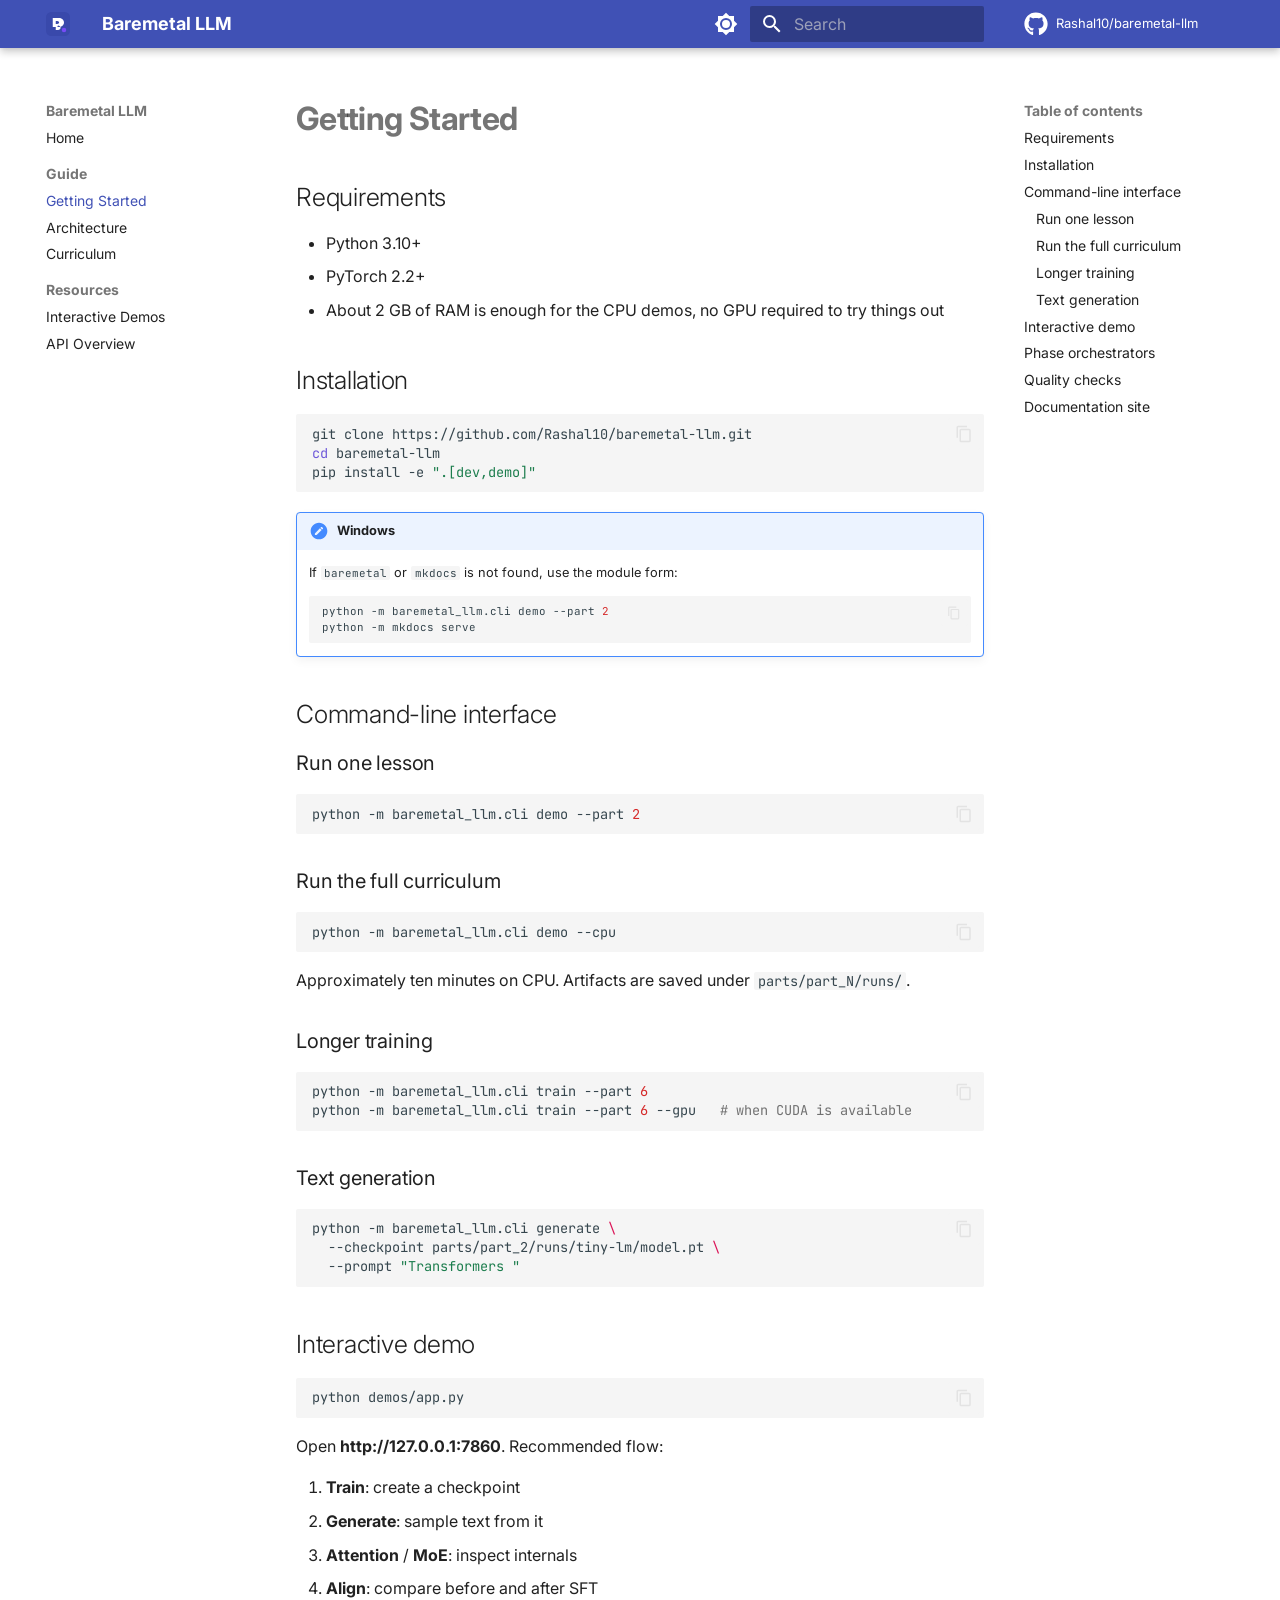
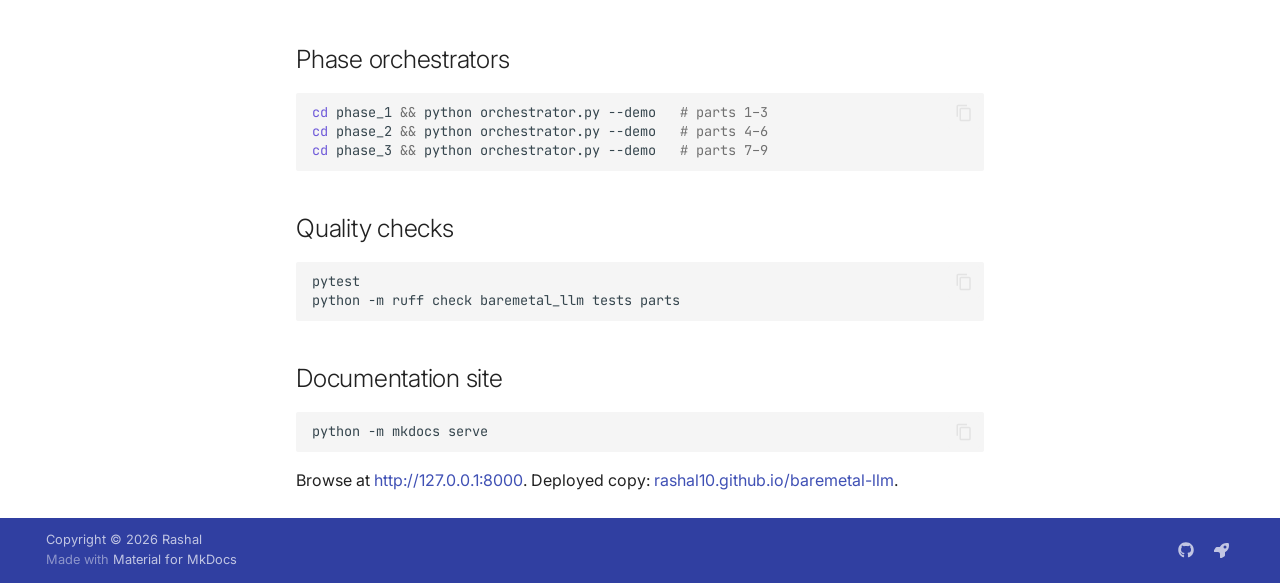
<file: getting-started/index.html>
<!doctype html>
<html lang="en" class="no-js">
  <head>
    
      <meta charset="utf-8">
      <meta name="viewport" content="width=device-width,initial-scale=1">
      
        <meta name="description" content="A from-scratch LLM training stack in PyTorch, built to learn every layer">
      
      
        <meta name="author" content="Rashal">
      
      
        <link rel="canonical" href="https://rashal10.github.io/baremetal-llm/getting-started/">
      
      
        <link rel="prev" href="..">
      
      
        <link rel="next" href="../architecture/">
      
      
        
      
      
      <link rel="icon" href="../assets/logo.svg">
      <meta name="generator" content="mkdocs-1.6.1, mkdocs-material-9.7.6">
    
    
      
        <title>Getting Started - Baremetal LLM</title>
      
    
    
      <link rel="stylesheet" href="../assets/stylesheets/main.484c7ddc.min.css">
      
        
        <link rel="stylesheet" href="../assets/stylesheets/palette.ab4e12ef.min.css">
      
      


    
    
      
    
    
      
        
        
        <link rel="preconnect" href="https://fonts.gstatic.com" crossorigin>
        <link rel="stylesheet" href="https://fonts.googleapis.com/css?family=Inter:300,300i,400,400i,700,700i%7CJetBrains+Mono:400,400i,700,700i&display=fallback">
        <style>:root{--md-text-font:"Inter";--md-code-font:"JetBrains Mono"}</style>
      
    
    
      <link rel="stylesheet" href="../stylesheets/extra.css">
    
    <script>__md_scope=new URL("..",location),__md_hash=e=>[...e].reduce(((e,_)=>(e<<5)-e+_.charCodeAt(0)),0),__md_get=(e,_=localStorage,t=__md_scope)=>JSON.parse(_.getItem(t.pathname+"."+e)),__md_set=(e,_,t=localStorage,a=__md_scope)=>{try{t.setItem(a.pathname+"."+e,JSON.stringify(_))}catch(e){}}</script>
    
      

    
    
  </head>
  
  
    
    
      
    
    
    
    
    <body dir="ltr" data-md-color-scheme="default" data-md-color-primary="indigo" data-md-color-accent="deep-purple">
  
    
    <input class="md-toggle" data-md-toggle="drawer" type="checkbox" id="__drawer" autocomplete="off">
    <input class="md-toggle" data-md-toggle="search" type="checkbox" id="__search" autocomplete="off">
    <label class="md-overlay" for="__drawer"></label>
    <div data-md-component="skip">
      
        
        <a href="#getting-started" class="md-skip">
          Skip to content
        </a>
      
    </div>
    <div data-md-component="announce">
      
    </div>
    
    
      

  

<header class="md-header md-header--shadow" data-md-component="header">
  <nav class="md-header__inner md-grid" aria-label="Header">
    <a href=".." title="Baremetal LLM" class="md-header__button md-logo" aria-label="Baremetal LLM" data-md-component="logo">
      
  <img src="../assets/logo.svg" alt="logo">

    </a>
    <label class="md-header__button md-icon" for="__drawer">
      
      <svg xmlns="http://www.w3.org/2000/svg" viewBox="0 0 24 24"><path d="M3 6h18v2H3zm0 5h18v2H3zm0 5h18v2H3z"/></svg>
    </label>
    <div class="md-header__title" data-md-component="header-title">
      <div class="md-header__ellipsis">
        <div class="md-header__topic">
          <span class="md-ellipsis">
            Baremetal LLM
          </span>
        </div>
        <div class="md-header__topic" data-md-component="header-topic">
          <span class="md-ellipsis">
            
              Getting Started
            
          </span>
        </div>
      </div>
    </div>
    
      
        <form class="md-header__option" data-md-component="palette">
  
    
    
    
    <input class="md-option" data-md-color-media="(prefers-color-scheme: light)" data-md-color-scheme="default" data-md-color-primary="indigo" data-md-color-accent="deep-purple"  aria-label="Dark mode"  type="radio" name="__palette" id="__palette_0">
    
      <label class="md-header__button md-icon" title="Dark mode" for="__palette_1" hidden>
        <svg xmlns="http://www.w3.org/2000/svg" viewBox="0 0 24 24"><path d="M12 8a4 4 0 0 0-4 4 4 4 0 0 0 4 4 4 4 0 0 0 4-4 4 4 0 0 0-4-4m0 10a6 6 0 0 1-6-6 6 6 0 0 1 6-6 6 6 0 0 1 6 6 6 6 0 0 1-6 6m8-9.31V4h-4.69L12 .69 8.69 4H4v4.69L.69 12 4 15.31V20h4.69L12 23.31 15.31 20H20v-4.69L23.31 12z"/></svg>
      </label>
    
  
    
    
    
    <input class="md-option" data-md-color-media="(prefers-color-scheme: dark)" data-md-color-scheme="slate" data-md-color-primary="indigo" data-md-color-accent="deep-purple"  aria-label="Light mode"  type="radio" name="__palette" id="__palette_1">
    
      <label class="md-header__button md-icon" title="Light mode" for="__palette_0" hidden>
        <svg xmlns="http://www.w3.org/2000/svg" viewBox="0 0 24 24"><path d="M12 18c-.89 0-1.74-.2-2.5-.55C11.56 16.5 13 14.42 13 12s-1.44-4.5-3.5-5.45C10.26 6.2 11.11 6 12 6a6 6 0 0 1 6 6 6 6 0 0 1-6 6m8-9.31V4h-4.69L12 .69 8.69 4H4v4.69L.69 12 4 15.31V20h4.69L12 23.31 15.31 20H20v-4.69L23.31 12z"/></svg>
      </label>
    
  
</form>
      
    
    
      <script>var palette=__md_get("__palette");if(palette&&palette.color){if("(prefers-color-scheme)"===palette.color.media){var media=matchMedia("(prefers-color-scheme: light)"),input=document.querySelector(media.matches?"[data-md-color-media='(prefers-color-scheme: light)']":"[data-md-color-media='(prefers-color-scheme: dark)']");palette.color.media=input.getAttribute("data-md-color-media"),palette.color.scheme=input.getAttribute("data-md-color-scheme"),palette.color.primary=input.getAttribute("data-md-color-primary"),palette.color.accent=input.getAttribute("data-md-color-accent")}for(var[key,value]of Object.entries(palette.color))document.body.setAttribute("data-md-color-"+key,value)}</script>
    
    
    
      
      
        <label class="md-header__button md-icon" for="__search">
          
          <svg xmlns="http://www.w3.org/2000/svg" viewBox="0 0 24 24"><path d="M9.5 3A6.5 6.5 0 0 1 16 9.5c0 1.61-.59 3.09-1.56 4.23l.27.27h.79l5 5-1.5 1.5-5-5v-.79l-.27-.27A6.52 6.52 0 0 1 9.5 16 6.5 6.5 0 0 1 3 9.5 6.5 6.5 0 0 1 9.5 3m0 2C7 5 5 7 5 9.5S7 14 9.5 14 14 12 14 9.5 12 5 9.5 5"/></svg>
        </label>
        <div class="md-search" data-md-component="search" role="dialog">
  <label class="md-search__overlay" for="__search"></label>
  <div class="md-search__inner" role="search">
    <form class="md-search__form" name="search">
      <input type="text" class="md-search__input" name="query" aria-label="Search" placeholder="Search" autocapitalize="off" autocorrect="off" autocomplete="off" spellcheck="false" data-md-component="search-query" required>
      <label class="md-search__icon md-icon" for="__search">
        
        <svg xmlns="http://www.w3.org/2000/svg" viewBox="0 0 24 24"><path d="M9.5 3A6.5 6.5 0 0 1 16 9.5c0 1.61-.59 3.09-1.56 4.23l.27.27h.79l5 5-1.5 1.5-5-5v-.79l-.27-.27A6.52 6.52 0 0 1 9.5 16 6.5 6.5 0 0 1 3 9.5 6.5 6.5 0 0 1 9.5 3m0 2C7 5 5 7 5 9.5S7 14 9.5 14 14 12 14 9.5 12 5 9.5 5"/></svg>
        
        <svg xmlns="http://www.w3.org/2000/svg" viewBox="0 0 24 24"><path d="M20 11v2H8l5.5 5.5-1.42 1.42L4.16 12l7.92-7.92L13.5 5.5 8 11z"/></svg>
      </label>
      <nav class="md-search__options" aria-label="Search">
        
        <button type="reset" class="md-search__icon md-icon" title="Clear" aria-label="Clear" tabindex="-1">
          
          <svg xmlns="http://www.w3.org/2000/svg" viewBox="0 0 24 24"><path d="M19 6.41 17.59 5 12 10.59 6.41 5 5 6.41 10.59 12 5 17.59 6.41 19 12 13.41 17.59 19 19 17.59 13.41 12z"/></svg>
        </button>
      </nav>
      
        <div class="md-search__suggest" data-md-component="search-suggest"></div>
      
    </form>
    <div class="md-search__output">
      <div class="md-search__scrollwrap" tabindex="0" data-md-scrollfix>
        <div class="md-search-result" data-md-component="search-result">
          <div class="md-search-result__meta">
            Initializing search
          </div>
          <ol class="md-search-result__list" role="presentation"></ol>
        </div>
      </div>
    </div>
  </div>
</div>
      
    
    
      <div class="md-header__source">
        <a href="https://github.com/Rashal10/baremetal-llm" title="Go to repository" class="md-source" data-md-component="source">
  <div class="md-source__icon md-icon">
    
    <svg xmlns="http://www.w3.org/2000/svg" viewBox="0 0 512 512"><!--! Font Awesome Free 7.1.0 by @fontawesome - https://fontawesome.com License - https://fontawesome.com/license/free (Icons: CC BY 4.0, Fonts: SIL OFL 1.1, Code: MIT License) Copyright 2025 Fonticons, Inc.--><path d="M173.9 397.4c0 2-2.3 3.6-5.2 3.6-3.3.3-5.6-1.3-5.6-3.6 0-2 2.3-3.6 5.2-3.6 3-.3 5.6 1.3 5.6 3.6m-31.1-4.5c-.7 2 1.3 4.3 4.3 4.9 2.6 1 5.6 0 6.2-2s-1.3-4.3-4.3-5.2c-2.6-.7-5.5.3-6.2 2.3m44.2-1.7c-2.9.7-4.9 2.6-4.6 4.9.3 2 2.9 3.3 5.9 2.6 2.9-.7 4.9-2.6 4.6-4.6-.3-1.9-3-3.2-5.9-2.9M252.8 8C114.1 8 8 113.3 8 252c0 110.9 69.8 205.8 169.5 239.2 12.8 2.3 17.3-5.6 17.3-12.1 0-6.2-.3-40.4-.3-61.4 0 0-70 15-84.7-29.8 0 0-11.4-29.1-27.8-36.6 0 0-22.9-15.7 1.6-15.4 0 0 24.9 2 38.6 25.8 21.9 38.6 58.6 27.5 72.9 20.9 2.3-16 8.8-27.1 16-33.7-55.9-6.2-112.3-14.3-112.3-110.5 0-27.5 7.6-41.3 23.6-58.9-2.6-6.5-11.1-33.3 2.6-67.9 20.9-6.5 69 27 69 27 20-5.6 41.5-8.5 62.8-8.5s42.8 2.9 62.8 8.5c0 0 48.1-33.6 69-27 13.7 34.7 5.2 61.4 2.6 67.9 16 17.7 25.8 31.5 25.8 58.9 0 96.5-58.9 104.2-114.8 110.5 9.2 7.9 17 22.9 17 46.4 0 33.7-.3 75.4-.3 83.6 0 6.5 4.6 14.4 17.3 12.1C436.2 457.8 504 362.9 504 252 504 113.3 391.5 8 252.8 8M105.2 352.9c-1.3 1-1 3.3.7 5.2 1.6 1.6 3.9 2.3 5.2 1 1.3-1 1-3.3-.7-5.2-1.6-1.6-3.9-2.3-5.2-1m-10.8-8.1c-.7 1.3.3 2.9 2.3 3.9 1.6 1 3.6.7 4.3-.7.7-1.3-.3-2.9-2.3-3.9-2-.6-3.6-.3-4.3.7m32.4 35.6c-1.6 1.3-1 4.3 1.3 6.2 2.3 2.3 5.2 2.6 6.5 1 1.3-1.3.7-4.3-1.3-6.2-2.2-2.3-5.2-2.6-6.5-1m-11.4-14.7c-1.6 1-1.6 3.6 0 5.9s4.3 3.3 5.6 2.3c1.6-1.3 1.6-3.9 0-6.2-1.4-2.3-4-3.3-5.6-2"/></svg>
  </div>
  <div class="md-source__repository">
    Rashal10/baremetal-llm
  </div>
</a>
      </div>
    
  </nav>
  
</header>
    
    <div class="md-container" data-md-component="container">
      
      
        
          
        
      
      <main class="md-main" data-md-component="main">
        <div class="md-main__inner md-grid">
          
            
              
              <div class="md-sidebar md-sidebar--primary" data-md-component="sidebar" data-md-type="navigation" >
                <div class="md-sidebar__scrollwrap">
                  <div class="md-sidebar__inner">
                    



<nav class="md-nav md-nav--primary" aria-label="Navigation" data-md-level="0">
  <label class="md-nav__title" for="__drawer">
    <a href=".." title="Baremetal LLM" class="md-nav__button md-logo" aria-label="Baremetal LLM" data-md-component="logo">
      
  <img src="../assets/logo.svg" alt="logo">

    </a>
    Baremetal LLM
  </label>
  
    <div class="md-nav__source">
      <a href="https://github.com/Rashal10/baremetal-llm" title="Go to repository" class="md-source" data-md-component="source">
  <div class="md-source__icon md-icon">
    
    <svg xmlns="http://www.w3.org/2000/svg" viewBox="0 0 512 512"><!--! Font Awesome Free 7.1.0 by @fontawesome - https://fontawesome.com License - https://fontawesome.com/license/free (Icons: CC BY 4.0, Fonts: SIL OFL 1.1, Code: MIT License) Copyright 2025 Fonticons, Inc.--><path d="M173.9 397.4c0 2-2.3 3.6-5.2 3.6-3.3.3-5.6-1.3-5.6-3.6 0-2 2.3-3.6 5.2-3.6 3-.3 5.6 1.3 5.6 3.6m-31.1-4.5c-.7 2 1.3 4.3 4.3 4.9 2.6 1 5.6 0 6.2-2s-1.3-4.3-4.3-5.2c-2.6-.7-5.5.3-6.2 2.3m44.2-1.7c-2.9.7-4.9 2.6-4.6 4.9.3 2 2.9 3.3 5.9 2.6 2.9-.7 4.9-2.6 4.6-4.6-.3-1.9-3-3.2-5.9-2.9M252.8 8C114.1 8 8 113.3 8 252c0 110.9 69.8 205.8 169.5 239.2 12.8 2.3 17.3-5.6 17.3-12.1 0-6.2-.3-40.4-.3-61.4 0 0-70 15-84.7-29.8 0 0-11.4-29.1-27.8-36.6 0 0-22.9-15.7 1.6-15.4 0 0 24.9 2 38.6 25.8 21.9 38.6 58.6 27.5 72.9 20.9 2.3-16 8.8-27.1 16-33.7-55.9-6.2-112.3-14.3-112.3-110.5 0-27.5 7.6-41.3 23.6-58.9-2.6-6.5-11.1-33.3 2.6-67.9 20.9-6.5 69 27 69 27 20-5.6 41.5-8.5 62.8-8.5s42.8 2.9 62.8 8.5c0 0 48.1-33.6 69-27 13.7 34.7 5.2 61.4 2.6 67.9 16 17.7 25.8 31.5 25.8 58.9 0 96.5-58.9 104.2-114.8 110.5 9.2 7.9 17 22.9 17 46.4 0 33.7-.3 75.4-.3 83.6 0 6.5 4.6 14.4 17.3 12.1C436.2 457.8 504 362.9 504 252 504 113.3 391.5 8 252.8 8M105.2 352.9c-1.3 1-1 3.3.7 5.2 1.6 1.6 3.9 2.3 5.2 1 1.3-1 1-3.3-.7-5.2-1.6-1.6-3.9-2.3-5.2-1m-10.8-8.1c-.7 1.3.3 2.9 2.3 3.9 1.6 1 3.6.7 4.3-.7.7-1.3-.3-2.9-2.3-3.9-2-.6-3.6-.3-4.3.7m32.4 35.6c-1.6 1.3-1 4.3 1.3 6.2 2.3 2.3 5.2 2.6 6.5 1 1.3-1.3.7-4.3-1.3-6.2-2.2-2.3-5.2-2.6-6.5-1m-11.4-14.7c-1.6 1-1.6 3.6 0 5.9s4.3 3.3 5.6 2.3c1.6-1.3 1.6-3.9 0-6.2-1.4-2.3-4-3.3-5.6-2"/></svg>
  </div>
  <div class="md-source__repository">
    Rashal10/baremetal-llm
  </div>
</a>
    </div>
  
  <ul class="md-nav__list" data-md-scrollfix>
    
      
      
  
  
  
  
    <li class="md-nav__item">
      <a href=".." class="md-nav__link">
        
  
  
  <span class="md-ellipsis">
    
  
    Home
  

    
  </span>
  
  

      </a>
    </li>
  

    
      
      
  
  
    
  
  
  
    
    
    
    
      
        
        
      
    
    
    <li class="md-nav__item md-nav__item--active md-nav__item--section md-nav__item--nested">
      
        
        
        <input class="md-nav__toggle md-toggle " type="checkbox" id="__nav_2" checked>
        
          
          <label class="md-nav__link" for="__nav_2" id="__nav_2_label" tabindex="">
            
  
  
  <span class="md-ellipsis">
    
  
    Guide
  

    
  </span>
  
  

            <span class="md-nav__icon md-icon"></span>
          </label>
        
        <nav class="md-nav" data-md-level="1" aria-labelledby="__nav_2_label" aria-expanded="true">
          <label class="md-nav__title" for="__nav_2">
            <span class="md-nav__icon md-icon"></span>
            
  
    Guide
  

          </label>
          <ul class="md-nav__list" data-md-scrollfix>
            
              
                
  
  
    
  
  
  
    <li class="md-nav__item md-nav__item--active">
      
      <input class="md-nav__toggle md-toggle" type="checkbox" id="__toc">
      
      
        
      
      
        <label class="md-nav__link md-nav__link--active" for="__toc">
          
  
  
  <span class="md-ellipsis">
    
  
    Getting Started
  

    
  </span>
  
  

          <span class="md-nav__icon md-icon"></span>
        </label>
      
      <a href="./" class="md-nav__link md-nav__link--active">
        
  
  
  <span class="md-ellipsis">
    
  
    Getting Started
  

    
  </span>
  
  

      </a>
      
        

<nav class="md-nav md-nav--secondary" aria-label="Table of contents">
  
  
  
    
  
  
    <label class="md-nav__title" for="__toc">
      <span class="md-nav__icon md-icon"></span>
      Table of contents
    </label>
    <ul class="md-nav__list" data-md-component="toc" data-md-scrollfix>
      
        <li class="md-nav__item">
  <a href="#requirements" class="md-nav__link">
    <span class="md-ellipsis">
      
        Requirements
      
    </span>
  </a>
  
</li>
      
        <li class="md-nav__item">
  <a href="#installation" class="md-nav__link">
    <span class="md-ellipsis">
      
        Installation
      
    </span>
  </a>
  
</li>
      
        <li class="md-nav__item">
  <a href="#command-line-interface" class="md-nav__link">
    <span class="md-ellipsis">
      
        Command-line interface
      
    </span>
  </a>
  
    <nav class="md-nav" aria-label="Command-line interface">
      <ul class="md-nav__list">
        
          <li class="md-nav__item">
  <a href="#run-one-lesson" class="md-nav__link">
    <span class="md-ellipsis">
      
        Run one lesson
      
    </span>
  </a>
  
</li>
        
          <li class="md-nav__item">
  <a href="#run-the-full-curriculum" class="md-nav__link">
    <span class="md-ellipsis">
      
        Run the full curriculum
      
    </span>
  </a>
  
</li>
        
          <li class="md-nav__item">
  <a href="#longer-training" class="md-nav__link">
    <span class="md-ellipsis">
      
        Longer training
      
    </span>
  </a>
  
</li>
        
          <li class="md-nav__item">
  <a href="#text-generation" class="md-nav__link">
    <span class="md-ellipsis">
      
        Text generation
      
    </span>
  </a>
  
</li>
        
      </ul>
    </nav>
  
</li>
      
        <li class="md-nav__item">
  <a href="#interactive-demo" class="md-nav__link">
    <span class="md-ellipsis">
      
        Interactive demo
      
    </span>
  </a>
  
</li>
      
        <li class="md-nav__item">
  <a href="#phase-orchestrators" class="md-nav__link">
    <span class="md-ellipsis">
      
        Phase orchestrators
      
    </span>
  </a>
  
</li>
      
        <li class="md-nav__item">
  <a href="#quality-checks" class="md-nav__link">
    <span class="md-ellipsis">
      
        Quality checks
      
    </span>
  </a>
  
</li>
      
        <li class="md-nav__item">
  <a href="#documentation-site" class="md-nav__link">
    <span class="md-ellipsis">
      
        Documentation site
      
    </span>
  </a>
  
</li>
      
    </ul>
  
</nav>
      
    </li>
  

              
            
              
                
  
  
  
  
    <li class="md-nav__item">
      <a href="../architecture/" class="md-nav__link">
        
  
  
  <span class="md-ellipsis">
    
  
    Architecture
  

    
  </span>
  
  

      </a>
    </li>
  

              
            
              
                
  
  
  
  
    <li class="md-nav__item">
      <a href="../curriculum/" class="md-nav__link">
        
  
  
  <span class="md-ellipsis">
    
  
    Curriculum
  

    
  </span>
  
  

      </a>
    </li>
  

              
            
          </ul>
        </nav>
      
    </li>
  

    
      
      
  
  
  
  
    
    
    
    
      
        
        
      
    
    
    <li class="md-nav__item md-nav__item--section md-nav__item--nested">
      
        
        
        <input class="md-nav__toggle md-toggle " type="checkbox" id="__nav_3" >
        
          
          <label class="md-nav__link" for="__nav_3" id="__nav_3_label" tabindex="">
            
  
  
  <span class="md-ellipsis">
    
  
    Resources
  

    
  </span>
  
  

            <span class="md-nav__icon md-icon"></span>
          </label>
        
        <nav class="md-nav" data-md-level="1" aria-labelledby="__nav_3_label" aria-expanded="false">
          <label class="md-nav__title" for="__nav_3">
            <span class="md-nav__icon md-icon"></span>
            
  
    Resources
  

          </label>
          <ul class="md-nav__list" data-md-scrollfix>
            
              
                
  
  
  
  
    <li class="md-nav__item">
      <a href="../demo/" class="md-nav__link">
        
  
  
  <span class="md-ellipsis">
    
  
    Interactive Demos
  

    
  </span>
  
  

      </a>
    </li>
  

              
            
              
                
  
  
  
  
    <li class="md-nav__item">
      <a href="../api/" class="md-nav__link">
        
  
  
  <span class="md-ellipsis">
    
  
    API Overview
  

    
  </span>
  
  

      </a>
    </li>
  

              
            
          </ul>
        </nav>
      
    </li>
  

    
  </ul>
</nav>
                  </div>
                </div>
              </div>
            
            
              
              <div class="md-sidebar md-sidebar--secondary" data-md-component="sidebar" data-md-type="toc" >
                <div class="md-sidebar__scrollwrap">
                  <div class="md-sidebar__inner">
                    

<nav class="md-nav md-nav--secondary" aria-label="Table of contents">
  
  
  
    
  
  
    <label class="md-nav__title" for="__toc">
      <span class="md-nav__icon md-icon"></span>
      Table of contents
    </label>
    <ul class="md-nav__list" data-md-component="toc" data-md-scrollfix>
      
        <li class="md-nav__item">
  <a href="#requirements" class="md-nav__link">
    <span class="md-ellipsis">
      
        Requirements
      
    </span>
  </a>
  
</li>
      
        <li class="md-nav__item">
  <a href="#installation" class="md-nav__link">
    <span class="md-ellipsis">
      
        Installation
      
    </span>
  </a>
  
</li>
      
        <li class="md-nav__item">
  <a href="#command-line-interface" class="md-nav__link">
    <span class="md-ellipsis">
      
        Command-line interface
      
    </span>
  </a>
  
    <nav class="md-nav" aria-label="Command-line interface">
      <ul class="md-nav__list">
        
          <li class="md-nav__item">
  <a href="#run-one-lesson" class="md-nav__link">
    <span class="md-ellipsis">
      
        Run one lesson
      
    </span>
  </a>
  
</li>
        
          <li class="md-nav__item">
  <a href="#run-the-full-curriculum" class="md-nav__link">
    <span class="md-ellipsis">
      
        Run the full curriculum
      
    </span>
  </a>
  
</li>
        
          <li class="md-nav__item">
  <a href="#longer-training" class="md-nav__link">
    <span class="md-ellipsis">
      
        Longer training
      
    </span>
  </a>
  
</li>
        
          <li class="md-nav__item">
  <a href="#text-generation" class="md-nav__link">
    <span class="md-ellipsis">
      
        Text generation
      
    </span>
  </a>
  
</li>
        
      </ul>
    </nav>
  
</li>
      
        <li class="md-nav__item">
  <a href="#interactive-demo" class="md-nav__link">
    <span class="md-ellipsis">
      
        Interactive demo
      
    </span>
  </a>
  
</li>
      
        <li class="md-nav__item">
  <a href="#phase-orchestrators" class="md-nav__link">
    <span class="md-ellipsis">
      
        Phase orchestrators
      
    </span>
  </a>
  
</li>
      
        <li class="md-nav__item">
  <a href="#quality-checks" class="md-nav__link">
    <span class="md-ellipsis">
      
        Quality checks
      
    </span>
  </a>
  
</li>
      
        <li class="md-nav__item">
  <a href="#documentation-site" class="md-nav__link">
    <span class="md-ellipsis">
      
        Documentation site
      
    </span>
  </a>
  
</li>
      
    </ul>
  
</nav>
                  </div>
                </div>
              </div>
            
          
          
            <div class="md-content" data-md-component="content">
              
              <article class="md-content__inner md-typeset">
                
                  


  
  


<h1 id="getting-started">Getting Started</h1>
<h2 id="requirements">Requirements</h2>
<ul>
<li>Python 3.10+</li>
<li>PyTorch 2.2+</li>
<li>About 2 GB of RAM is enough for the CPU demos, no GPU required to try things out</li>
</ul>
<h2 id="installation">Installation</h2>
<div class="highlight"><pre><span></span><code>git<span class="w"> </span>clone<span class="w"> </span>https://github.com/Rashal10/baremetal-llm.git
<span class="nb">cd</span><span class="w"> </span>baremetal-llm
pip<span class="w"> </span>install<span class="w"> </span>-e<span class="w"> </span><span class="s2">&quot;.[dev,demo]&quot;</span>
</code></pre></div>
<div class="admonition note">
<p class="admonition-title">Windows</p>
<p>If <code>baremetal</code> or <code>mkdocs</code> is not found, use the module form:</p>
<div class="highlight"><pre><span></span><code>python<span class="w"> </span>-m<span class="w"> </span>baremetal_llm.cli<span class="w"> </span>demo<span class="w"> </span>--part<span class="w"> </span><span class="m">2</span>
python<span class="w"> </span>-m<span class="w"> </span>mkdocs<span class="w"> </span>serve
</code></pre></div>
</div>
<h2 id="command-line-interface">Command-line interface</h2>
<h3 id="run-one-lesson">Run one lesson</h3>
<div class="highlight"><pre><span></span><code>python<span class="w"> </span>-m<span class="w"> </span>baremetal_llm.cli<span class="w"> </span>demo<span class="w"> </span>--part<span class="w"> </span><span class="m">2</span>
</code></pre></div>
<h3 id="run-the-full-curriculum">Run the full curriculum</h3>
<div class="highlight"><pre><span></span><code>python<span class="w"> </span>-m<span class="w"> </span>baremetal_llm.cli<span class="w"> </span>demo<span class="w"> </span>--cpu
</code></pre></div>
<p>Approximately ten minutes on CPU. Artifacts are saved under <code>parts/part_N/runs/</code>.</p>
<h3 id="longer-training">Longer training</h3>
<div class="highlight"><pre><span></span><code>python<span class="w"> </span>-m<span class="w"> </span>baremetal_llm.cli<span class="w"> </span>train<span class="w"> </span>--part<span class="w"> </span><span class="m">6</span>
python<span class="w"> </span>-m<span class="w"> </span>baremetal_llm.cli<span class="w"> </span>train<span class="w"> </span>--part<span class="w"> </span><span class="m">6</span><span class="w"> </span>--gpu<span class="w">   </span><span class="c1"># when CUDA is available</span>
</code></pre></div>
<h3 id="text-generation">Text generation</h3>
<div class="highlight"><pre><span></span><code>python<span class="w"> </span>-m<span class="w"> </span>baremetal_llm.cli<span class="w"> </span>generate<span class="w"> </span><span class="se">\</span>
<span class="w">  </span>--checkpoint<span class="w"> </span>parts/part_2/runs/tiny-lm/model.pt<span class="w"> </span><span class="se">\</span>
<span class="w">  </span>--prompt<span class="w"> </span><span class="s2">&quot;Transformers &quot;</span>
</code></pre></div>
<h2 id="interactive-demo">Interactive demo</h2>
<div class="highlight"><pre><span></span><code>python<span class="w"> </span>demos/app.py
</code></pre></div>
<p>Open <strong>http://127.0.0.1:7860</strong>. Recommended flow:</p>
<ol>
<li><strong>Train</strong>: create a checkpoint</li>
<li><strong>Generate</strong>: sample text from it</li>
<li><strong>Attention</strong> / <strong>MoE</strong>: inspect internals</li>
<li><strong>Align</strong>: compare before and after SFT</li>
</ol>
<h2 id="phase-orchestrators">Phase orchestrators</h2>
<div class="highlight"><pre><span></span><code><span class="nb">cd</span><span class="w"> </span>phase_1<span class="w"> </span><span class="o">&amp;&amp;</span><span class="w"> </span>python<span class="w"> </span>orchestrator.py<span class="w"> </span>--demo<span class="w">   </span><span class="c1"># parts 1–3</span>
<span class="nb">cd</span><span class="w"> </span>phase_2<span class="w"> </span><span class="o">&amp;&amp;</span><span class="w"> </span>python<span class="w"> </span>orchestrator.py<span class="w"> </span>--demo<span class="w">   </span><span class="c1"># parts 4–6</span>
<span class="nb">cd</span><span class="w"> </span>phase_3<span class="w"> </span><span class="o">&amp;&amp;</span><span class="w"> </span>python<span class="w"> </span>orchestrator.py<span class="w"> </span>--demo<span class="w">   </span><span class="c1"># parts 7–9</span>
</code></pre></div>
<h2 id="quality-checks">Quality checks</h2>
<div class="highlight"><pre><span></span><code>pytest
python<span class="w"> </span>-m<span class="w"> </span>ruff<span class="w"> </span>check<span class="w"> </span>baremetal_llm<span class="w"> </span>tests<span class="w"> </span>parts
</code></pre></div>
<h2 id="documentation-site">Documentation site</h2>
<div class="highlight"><pre><span></span><code>python<span class="w"> </span>-m<span class="w"> </span>mkdocs<span class="w"> </span>serve
</code></pre></div>
<p>Browse at <a href="http://127.0.0.1:8000">http://127.0.0.1:8000</a>. Deployed copy: <a href="https://rashal10.github.io/baremetal-llm/">rashal10.github.io/baremetal-llm</a>.</p>












                
              </article>
            </div>
          
          
  <script>var tabs=__md_get("__tabs");if(Array.isArray(tabs))e:for(var set of document.querySelectorAll(".tabbed-set")){var labels=set.querySelector(".tabbed-labels");for(var tab of tabs)for(var label of labels.getElementsByTagName("label"))if(label.innerText.trim()===tab){var input=document.getElementById(label.htmlFor);input.checked=!0;continue e}}</script>

<script>var target=document.getElementById(location.hash.slice(1));target&&target.name&&(target.checked=target.name.startsWith("__tabbed_"))</script>
        </div>
        
          <button type="button" class="md-top md-icon" data-md-component="top" hidden>
  
  <svg xmlns="http://www.w3.org/2000/svg" viewBox="0 0 24 24"><path d="M13 20h-2V8l-5.5 5.5-1.42-1.42L12 4.16l7.92 7.92-1.42 1.42L13 8z"/></svg>
  Back to top
</button>
        
      </main>
      
        <footer class="md-footer">
  
  <div class="md-footer-meta md-typeset">
    <div class="md-footer-meta__inner md-grid">
      <div class="md-copyright">
  
    <div class="md-copyright__highlight">
      Copyright &copy; 2026 Rashal
    </div>
  
  
    Made with
    <a href="https://squidfunk.github.io/mkdocs-material/" target="_blank" rel="noopener">
      Material for MkDocs
    </a>
  
</div>
      
        
<div class="md-social">
  
    
    
    
    
      
      
    
    <a href="https://github.com/Rashal10/baremetal-llm" target="_blank" rel="noopener" title="github.com" class="md-social__link">
      <svg xmlns="http://www.w3.org/2000/svg" viewBox="0 0 512 512"><!--! Font Awesome Free 7.1.0 by @fontawesome - https://fontawesome.com License - https://fontawesome.com/license/free (Icons: CC BY 4.0, Fonts: SIL OFL 1.1, Code: MIT License) Copyright 2025 Fonticons, Inc.--><path d="M173.9 397.4c0 2-2.3 3.6-5.2 3.6-3.3.3-5.6-1.3-5.6-3.6 0-2 2.3-3.6 5.2-3.6 3-.3 5.6 1.3 5.6 3.6m-31.1-4.5c-.7 2 1.3 4.3 4.3 4.9 2.6 1 5.6 0 6.2-2s-1.3-4.3-4.3-5.2c-2.6-.7-5.5.3-6.2 2.3m44.2-1.7c-2.9.7-4.9 2.6-4.6 4.9.3 2 2.9 3.3 5.9 2.6 2.9-.7 4.9-2.6 4.6-4.6-.3-1.9-3-3.2-5.9-2.9M252.8 8C114.1 8 8 113.3 8 252c0 110.9 69.8 205.8 169.5 239.2 12.8 2.3 17.3-5.6 17.3-12.1 0-6.2-.3-40.4-.3-61.4 0 0-70 15-84.7-29.8 0 0-11.4-29.1-27.8-36.6 0 0-22.9-15.7 1.6-15.4 0 0 24.9 2 38.6 25.8 21.9 38.6 58.6 27.5 72.9 20.9 2.3-16 8.8-27.1 16-33.7-55.9-6.2-112.3-14.3-112.3-110.5 0-27.5 7.6-41.3 23.6-58.9-2.6-6.5-11.1-33.3 2.6-67.9 20.9-6.5 69 27 69 27 20-5.6 41.5-8.5 62.8-8.5s42.8 2.9 62.8 8.5c0 0 48.1-33.6 69-27 13.7 34.7 5.2 61.4 2.6 67.9 16 17.7 25.8 31.5 25.8 58.9 0 96.5-58.9 104.2-114.8 110.5 9.2 7.9 17 22.9 17 46.4 0 33.7-.3 75.4-.3 83.6 0 6.5 4.6 14.4 17.3 12.1C436.2 457.8 504 362.9 504 252 504 113.3 391.5 8 252.8 8M105.2 352.9c-1.3 1-1 3.3.7 5.2 1.6 1.6 3.9 2.3 5.2 1 1.3-1 1-3.3-.7-5.2-1.6-1.6-3.9-2.3-5.2-1m-10.8-8.1c-.7 1.3.3 2.9 2.3 3.9 1.6 1 3.6.7 4.3-.7.7-1.3-.3-2.9-2.3-3.9-2-.6-3.6-.3-4.3.7m32.4 35.6c-1.6 1.3-1 4.3 1.3 6.2 2.3 2.3 5.2 2.6 6.5 1 1.3-1.3.7-4.3-1.3-6.2-2.2-2.3-5.2-2.6-6.5-1m-11.4-14.7c-1.6 1-1.6 3.6 0 5.9s4.3 3.3 5.6 2.3c1.6-1.3 1.6-3.9 0-6.2-1.4-2.3-4-3.3-5.6-2"/></svg>
    </a>
  
    
    
    
    
      
      
    
    <a href="https://colab.research.google.com/github/Rashal10/baremetal-llm/blob/main/notebooks/01_quick_demo.ipynb" target="_blank" rel="noopener" title="colab.research.google.com" class="md-social__link">
      <svg xmlns="http://www.w3.org/2000/svg" viewBox="0 0 512 512"><!--! Font Awesome Free 7.1.0 by @fontawesome - https://fontawesome.com License - https://fontawesome.com/license/free (Icons: CC BY 4.0, Fonts: SIL OFL 1.1, Code: MIT License) Copyright 2025 Fonticons, Inc.--><path d="M128 320H24.5c-24.9 0-40.2-27.1-27.4-48.5L50 183.3c8.7-14.5 24.3-23.3 41.2-23.3h95C262.3 31.1 375.8 24.6 451.7 35.7c12.8 1.9 22.8 11.9 24.6 24.6 11.1 75.9 4.6 189.4-124.3 265.5v95c0 16.9-8.8 32.5-23.3 41.2l-88.2 52.9c-21.3 12.8-48.5-2.6-48.5-27.4V384c0-35.3-28.7-64-64-64h-.1zm272-160a48 48 0 1 0-96 0 48 48 0 1 0 96 0"/></svg>
    </a>
  
</div>
      
    </div>
  </div>
</footer>
      
    </div>
    <div class="md-dialog" data-md-component="dialog">
      <div class="md-dialog__inner md-typeset"></div>
    </div>
    
    
    
      
      
      <script id="__config" type="application/json">{"annotate": null, "base": "..", "features": ["navigation.instant", "navigation.tracking", "navigation.sections", "navigation.top", "search.suggest", "search.highlight", "content.code.copy", "content.tabs.link", "toc.follow"], "search": "../assets/javascripts/workers/search.2c215733.min.js", "tags": null, "translations": {"clipboard.copied": "Copied to clipboard", "clipboard.copy": "Copy to clipboard", "search.result.more.one": "1 more on this page", "search.result.more.other": "# more on this page", "search.result.none": "No matching documents", "search.result.one": "1 matching document", "search.result.other": "# matching documents", "search.result.placeholder": "Type to start searching", "search.result.term.missing": "Missing", "select.version": "Select version"}, "version": null}</script>
    
    
      <script src="../assets/javascripts/bundle.79ae519e.min.js"></script>
      
    
  </body>
</html>
</file>
<file: stylesheets/extra.css>
:root {
  --bm-accent: #3949ab;
  --bm-accent-light: #5c6bc0;
}

.md-typeset h1 {
  font-weight: 700;
  letter-spacing: -0.02em;
}

.md-typeset .hero {
  padding: 2rem 0 1rem;
  border-bottom: 1px solid var(--md-default-fg-color--lightest);
  margin-bottom: 2rem;
}

.md-typeset .hero p {
  font-size: 1.1rem;
  color: var(--md-default-fg-color--light);
  max-width: 42rem;
}

.md-typeset .grid.cards > ul > li {
  border: 1px solid var(--md-default-fg-color--lightest);
  border-radius: 0.5rem;
  transition: box-shadow 0.2s ease, border-color 0.2s ease;
}

.md-typeset .grid.cards > ul > li:hover {
  border-color: var(--bm-accent-light);
  box-shadow: 0 4px 20px rgba(57, 73, 171, 0.12);
}

.md-typeset table:not([class]) th {
  background: var(--md-primary-fg-color);
  color: var(--md-primary-bg-color);
}

.md-footer-meta {
  background-color: var(--md-primary-fg-color--dark);
}

a.headerlink {
  display: none;
}
</file>
<file: assets/stylesheets/main.484c7ddc.min.css>
@charset "UTF-8";html{-webkit-text-size-adjust:none;-moz-text-size-adjust:none;text-size-adjust:none;box-sizing:border-box}*,:after,:before{box-sizing:inherit}@media (prefers-reduced-motion){*,:after,:before{transition:none!important}}body{margin:0}a,button,input,label{-webkit-tap-highlight-color:transparent}a{color:inherit;text-decoration:none}hr{border:0;box-sizing:initial;display:block;height:.05rem;overflow:visible;padding:0}small{font-size:80%}sub,sup{line-height:1em}img{border-style:none}table{border-collapse:initial;border-spacing:0}td,th{font-weight:400;vertical-align:top}button{background:#0000;border:0;font-family:inherit;font-size:inherit;margin:0;padding:0}input{border:0;outline:none}:root{--md-primary-fg-color:#4051b5;--md-primary-fg-color--light:#5d6cc0;--md-primary-fg-color--dark:#303fa1;--md-primary-bg-color:#fff;--md-primary-bg-color--light:#ffffffb3;--md-accent-fg-color:#526cfe;--md-accent-fg-color--transparent:#526cfe1a;--md-accent-bg-color:#fff;--md-accent-bg-color--light:#ffffffb3}[data-md-color-scheme=default]{color-scheme:light}[data-md-color-scheme=default] img[src$="#gh-dark-mode-only"],[data-md-color-scheme=default] img[src$="#only-dark"]{display:none}:root,[data-md-color-scheme=default]{--md-hue:225deg;--md-default-fg-color:#000000de;--md-default-fg-color--light:#0000008a;--md-default-fg-color--lighter:#00000052;--md-default-fg-color--lightest:#00000012;--md-default-bg-color:#fff;--md-default-bg-color--light:#ffffffb3;--md-default-bg-color--lighter:#ffffff4d;--md-default-bg-color--lightest:#ffffff1f;--md-code-fg-color:#36464e;--md-code-bg-color:#f5f5f5;--md-code-bg-color--light:#f5f5f5b3;--md-code-bg-color--lighter:#f5f5f54d;--md-code-hl-color:#4287ff;--md-code-hl-color--light:#4287ff1a;--md-code-hl-number-color:#d52a2a;--md-code-hl-special-color:#db1457;--md-code-hl-function-color:#a846b9;--md-code-hl-constant-color:#6e59d9;--md-code-hl-keyword-color:#3f6ec6;--md-code-hl-string-color:#1c7d4d;--md-code-hl-name-color:var(--md-code-fg-color);--md-code-hl-operator-color:var(--md-default-fg-color--light);--md-code-hl-punctuation-color:var(--md-default-fg-color--light);--md-code-hl-comment-color:var(--md-default-fg-color--light);--md-code-hl-generic-color:var(--md-default-fg-color--light);--md-code-hl-variable-color:var(--md-default-fg-color--light);--md-typeset-color:var(--md-default-fg-color);--md-typeset-a-color:var(--md-primary-fg-color);--md-typeset-del-color:#f5503d26;--md-typeset-ins-color:#0bd57026;--md-typeset-kbd-color:#fafafa;--md-typeset-kbd-accent-color:#fff;--md-typeset-kbd-border-color:#b8b8b8;--md-typeset-mark-color:#ffff0080;--md-typeset-table-color:#0000001f;--md-typeset-table-color--light:rgba(0,0,0,.035);--md-admonition-fg-color:var(--md-default-fg-color);--md-admonition-bg-color:var(--md-default-bg-color);--md-warning-fg-color:#000000de;--md-warning-bg-color:#ff9;--md-footer-fg-color:#fff;--md-footer-fg-color--light:#ffffffb3;--md-footer-fg-color--lighter:#ffffff73;--md-footer-bg-color:#000000de;--md-footer-bg-color--dark:#00000052;--md-shadow-z1:0 0.2rem 0.5rem #0000000d,0 0 0.05rem #0000001a;--md-shadow-z2:0 0.2rem 0.5rem #0000001a,0 0 0.05rem #00000040;--md-shadow-z3:0 0.2rem 0.5rem #0003,0 0 0.05rem #00000059}.md-icon svg{fill:currentcolor;display:block;height:1.2rem;width:1.2rem}body{-webkit-font-smoothing:antialiased;-moz-osx-font-smoothing:grayscale;--md-text-font-family:var(--md-text-font,_),-apple-system,BlinkMacSystemFont,Helvetica,Arial,sans-serif;--md-code-font-family:var(--md-code-font,_),SFMono-Regular,Consolas,Menlo,monospace}aside,body,input{font-feature-settings:"kern","liga";color:var(--md-typeset-color);font-family:var(--md-text-font-family)}code,kbd,pre{font-feature-settings:"kern";font-family:var(--md-code-font-family)}:root{--md-typeset-table-sort-icon:url('data:image/svg+xml;charset=utf-8,<svg xmlns="http://www.w3.org/2000/svg" viewBox="0 0 24 24"><path d="m18 21-4-4h3V7h-3l4-4 4 4h-3v10h3M2 19v-2h10v2M2 13v-2h7v2M2 7V5h4v2z"/></svg>');--md-typeset-table-sort-icon--asc:url('data:image/svg+xml;charset=utf-8,<svg xmlns="http://www.w3.org/2000/svg" viewBox="0 0 24 24"><path d="M19 17h3l-4 4-4-4h3V3h2M2 17h10v2H2M6 5v2H2V5m0 6h7v2H2z"/></svg>');--md-typeset-table-sort-icon--desc:url('data:image/svg+xml;charset=utf-8,<svg xmlns="http://www.w3.org/2000/svg" viewBox="0 0 24 24"><path d="M19 7h3l-4-4-4 4h3v14h2M2 17h10v2H2M6 5v2H2V5m0 6h7v2H2z"/></svg>')}.md-typeset{-webkit-print-color-adjust:exact;color-adjust:exact;font-size:.8rem;line-height:1.6;overflow-wrap:break-word}@media print{.md-typeset{font-size:.68rem}}.md-typeset blockquote,.md-typeset dl,.md-typeset figure,.md-typeset ol,.md-typeset pre,.md-typeset ul{margin-bottom:1em;margin-top:1em}.md-typeset h1{color:var(--md-default-fg-color--light);font-size:2em;line-height:1.3;margin:0 0 1.25em}.md-typeset h1,.md-typeset h2{font-weight:300;letter-spacing:-.01em}.md-typeset h2{font-size:1.5625em;line-height:1.4;margin:1.6em 0 .64em}.md-typeset h3{font-size:1.25em;font-weight:400;letter-spacing:-.01em;line-height:1.5;margin:1.6em 0 .8em}.md-typeset h2+h3{margin-top:.8em}.md-typeset h4{font-weight:700;letter-spacing:-.01em;margin:1em 0}.md-typeset h5,.md-typeset h6{color:var(--md-default-fg-color--light);font-size:.8em;font-weight:700;letter-spacing:-.01em;margin:1.25em 0}.md-typeset h5{text-transform:uppercase}.md-typeset h5 code{text-transform:none}.md-typeset hr{border-bottom:.05rem solid var(--md-default-fg-color--lightest);display:flow-root;margin:1.5em 0}.md-typeset a{color:var(--md-typeset-a-color);word-break:break-word}.md-typeset a,.md-typeset a:before{transition:color 125ms}.md-typeset a:focus,.md-typeset a:hover{color:var(--md-accent-fg-color)}.md-typeset a:focus code,.md-typeset a:hover code{background-color:var(--md-accent-fg-color--transparent);color:var(--md-accent-fg-color)}.md-typeset a code{color:var(--md-typeset-a-color)}.md-typeset a.focus-visible{outline-color:var(--md-accent-fg-color);outline-offset:.2rem}.md-typeset code,.md-typeset kbd,.md-typeset pre{color:var(--md-code-fg-color);direction:ltr;font-variant-ligatures:none;transition:background-color 125ms}@media print{.md-typeset code,.md-typeset kbd,.md-typeset pre{white-space:pre-wrap}}.md-typeset code{background-color:var(--md-code-bg-color);border-radius:.1rem;-webkit-box-decoration-break:clone;box-decoration-break:clone;font-size:.85em;padding:0 .2941176471em;transition:color 125ms,background-color 125ms;word-break:break-word}.md-typeset code:not(.focus-visible){-webkit-tap-highlight-color:transparent;outline:none}.md-typeset pre{display:flow-root;line-height:1.4;position:relative}.md-typeset pre>code{-webkit-box-decoration-break:slice;box-decoration-break:slice;box-shadow:none;display:block;margin:0;outline-color:var(--md-accent-fg-color);overflow:auto;padding:.7720588235em 1.1764705882em;scrollbar-color:var(--md-default-fg-color--lighter) #0000;scrollbar-width:thin;touch-action:auto;word-break:normal}.md-typeset pre>code:hover{scrollbar-color:var(--md-accent-fg-color) #0000}.md-typeset pre>code::-webkit-scrollbar{height:.2rem;width:.2rem}.md-typeset pre>code::-webkit-scrollbar-thumb{background-color:var(--md-default-fg-color--lighter)}.md-typeset pre>code::-webkit-scrollbar-thumb:hover{background-color:var(--md-accent-fg-color)}.md-typeset kbd{background-color:var(--md-typeset-kbd-color);border-radius:.1rem;box-shadow:0 .1rem 0 .05rem var(--md-typeset-kbd-border-color),0 .1rem 0 var(--md-typeset-kbd-border-color),0 -.1rem .2rem var(--md-typeset-kbd-accent-color) inset;color:var(--md-default-fg-color);display:inline-block;font-size:.75em;padding:0 .6666666667em;vertical-align:text-top;word-break:break-word}.md-typeset mark{background-color:var(--md-typeset-mark-color);-webkit-box-decoration-break:clone;box-decoration-break:clone;color:inherit;word-break:break-word}.md-typeset abbr{cursor:help;text-decoration:none}.md-typeset [data-preview],.md-typeset abbr{border-bottom:.05rem dotted var(--md-default-fg-color--light)}.md-typeset small{opacity:.75}[dir=ltr] .md-typeset sub,[dir=ltr] .md-typeset sup{margin-left:.078125em}[dir=rtl] .md-typeset sub,[dir=rtl] .md-typeset sup{margin-right:.078125em}[dir=ltr] .md-typeset blockquote{padding-left:.6rem}[dir=rtl] .md-typeset blockquote{padding-right:.6rem}[dir=ltr] .md-typeset blockquote{border-left:.2rem solid var(--md-default-fg-color--lighter)}[dir=rtl] .md-typeset blockquote{border-right:.2rem solid var(--md-default-fg-color--lighter)}.md-typeset blockquote{color:var(--md-default-fg-color--light);margin-left:0;margin-right:0}.md-typeset ul{list-style-type:disc}.md-typeset ul[type]{list-style-type:revert-layer}[dir=ltr] .md-typeset ol,[dir=ltr] .md-typeset ul{margin-left:.625em}[dir=rtl] .md-typeset ol,[dir=rtl] .md-typeset ul{margin-right:.625em}.md-typeset ol,.md-typeset ul{padding:0}.md-typeset ol:not([hidden]),.md-typeset ul:not([hidden]){display:flow-root}.md-typeset ol ol,.md-typeset ul ol{list-style-type:lower-alpha}.md-typeset ol ol ol,.md-typeset ul ol ol{list-style-type:lower-roman}.md-typeset ol ol ol ol,.md-typeset ul ol ol ol{list-style-type:upper-alpha}.md-typeset ol ol ol ol ol,.md-typeset ul ol ol ol ol{list-style-type:upper-roman}.md-typeset ol[type],.md-typeset ul[type]{list-style-type:revert-layer}[dir=ltr] .md-typeset ol li,[dir=ltr] .md-typeset ul li{margin-left:1.25em}[dir=rtl] .md-typeset ol li,[dir=rtl] .md-typeset ul li{margin-right:1.25em}.md-typeset ol li,.md-typeset ul li{margin-bottom:.5em}.md-typeset ol li blockquote,.md-typeset ol li p,.md-typeset ul li blockquote,.md-typeset ul li p{margin:.5em 0}.md-typeset ol li:last-child,.md-typeset ul li:last-child{margin-bottom:0}[dir=ltr] .md-typeset ol li ol,[dir=ltr] .md-typeset ol li ul,[dir=ltr] .md-typeset ul li ol,[dir=ltr] .md-typeset ul li ul{margin-left:.625em}[dir=rtl] .md-typeset ol li ol,[dir=rtl] .md-typeset ol li ul,[dir=rtl] .md-typeset ul li ol,[dir=rtl] .md-typeset ul li ul{margin-right:.625em}.md-typeset ol li ol,.md-typeset ol li ul,.md-typeset ul li ol,.md-typeset ul li ul{margin-bottom:.5em;margin-top:.5em}[dir=ltr] .md-typeset dd{margin-left:1.875em}[dir=rtl] .md-typeset dd{margin-right:1.875em}.md-typeset dd{margin-bottom:1.5em;margin-top:1em}.md-typeset img,.md-typeset svg,.md-typeset video{height:auto;max-width:100%}.md-typeset img[align=left]{margin:1em 1em 1em 0}.md-typeset img[align=right]{margin:1em 0 1em 1em}.md-typeset img[align]:only-child{margin-top:0}.md-typeset figure{display:flow-root;margin:1em auto;max-width:100%;text-align:center;width:fit-content}.md-typeset figure img{display:block;margin:0 auto}.md-typeset figcaption{font-style:italic;margin:1em auto;max-width:24rem}.md-typeset iframe{max-width:100%}.md-typeset table:not([class]){background-color:var(--md-default-bg-color);border:.05rem solid var(--md-typeset-table-color);border-radius:.1rem;display:inline-block;font-size:.64rem;max-width:100%;overflow:auto;touch-action:auto}@media print{.md-typeset table:not([class]){display:table}}.md-typeset table:not([class])+*{margin-top:1.5em}.md-typeset table:not([class]) td>:first-child,.md-typeset table:not([class]) th>:first-child{margin-top:0}.md-typeset table:not([class]) td>:last-child,.md-typeset table:not([class]) th>:last-child{margin-bottom:0}.md-typeset table:not([class]) td:not([align]),.md-typeset table:not([class]) th:not([align]){text-align:left}[dir=rtl] .md-typeset table:not([class]) td:not([align]),[dir=rtl] .md-typeset table:not([class]) th:not([align]){text-align:right}.md-typeset table:not([class]) th{font-weight:700;min-width:5rem;padding:.9375em 1.25em;vertical-align:top}.md-typeset table:not([class]) td{border-top:.05rem solid var(--md-typeset-table-color);padding:.9375em 1.25em;vertical-align:top}.md-typeset table:not([class]) tbody tr{transition:background-color 125ms}.md-typeset table:not([class]) tbody tr:hover{background-color:var(--md-typeset-table-color--light);box-shadow:0 .05rem 0 var(--md-default-bg-color) inset}.md-typeset table:not([class]) a{word-break:normal}.md-typeset table th[role=columnheader]{cursor:pointer}[dir=ltr] .md-typeset table th[role=columnheader]:after{margin-left:.5em}[dir=rtl] .md-typeset table th[role=columnheader]:after{margin-right:.5em}.md-typeset table th[role=columnheader]:after{content:"";display:inline-block;height:1.2em;-webkit-mask-image:var(--md-typeset-table-sort-icon);mask-image:var(--md-typeset-table-sort-icon);-webkit-mask-repeat:no-repeat;mask-repeat:no-repeat;-webkit-mask-size:contain;mask-size:contain;transition:background-color 125ms;vertical-align:text-bottom;width:1.2em}.md-typeset table th[role=columnheader]:hover:after{background-color:var(--md-default-fg-color--lighter)}.md-typeset table th[role=columnheader][aria-sort=ascending]:after{background-color:var(--md-default-fg-color--light);-webkit-mask-image:var(--md-typeset-table-sort-icon--asc);mask-image:var(--md-typeset-table-sort-icon--asc)}.md-typeset table th[role=columnheader][aria-sort=descending]:after{background-color:var(--md-default-fg-color--light);-webkit-mask-image:var(--md-typeset-table-sort-icon--desc);mask-image:var(--md-typeset-table-sort-icon--desc)}.md-typeset__scrollwrap{margin:1em -.8rem;overflow-x:auto;touch-action:auto}.md-typeset__table{display:inline-block;margin-bottom:.5em;padding:0 .8rem}@media print{.md-typeset__table{display:block}}html .md-typeset__table table{display:table;margin:0;overflow:hidden;width:100%}@media screen and (max-width:44.984375em){.md-content__inner>pre{margin:1em -.8rem}.md-content__inner>pre code{border-radius:0}}.md-typeset .md-author{border-radius:100%;display:block;flex-shrink:0;height:1.6rem;overflow:hidden;position:relative;transition:color 125ms,transform 125ms;width:1.6rem}.md-typeset .md-author img{display:block}.md-typeset .md-author--more{background:var(--md-default-fg-color--lightest);color:var(--md-default-fg-color--lighter);font-size:.6rem;font-weight:700;line-height:1.6rem;text-align:center}.md-typeset .md-author--long{height:2.4rem;width:2.4rem}.md-typeset a.md-author{transform:scale(1)}.md-typeset a.md-author img{border-radius:100%;filter:grayscale(100%) opacity(75%);transition:filter 125ms}.md-typeset a.md-author:focus,.md-typeset a.md-author:hover{transform:scale(1.1);z-index:1}.md-typeset a.md-author:focus img,.md-typeset a.md-author:hover img{filter:grayscale(0)}.md-banner{background-color:var(--md-footer-bg-color);color:var(--md-footer-fg-color);overflow:auto}@media print{.md-banner{display:none}}.md-banner--warning{background-color:var(--md-warning-bg-color);color:var(--md-warning-fg-color)}.md-banner__inner{font-size:.7rem;margin:.6rem auto;padding:0 .8rem}[dir=ltr] .md-banner__button{float:right}[dir=rtl] .md-banner__button{float:left}.md-banner__button{color:inherit;cursor:pointer;transition:opacity .25s}.no-js .md-banner__button{display:none}.md-banner__button:hover{opacity:.7}html{font-size:125%;height:100%;overflow-x:hidden}@media screen and (min-width:100em){html{font-size:137.5%}}@media screen and (min-width:125em){html{font-size:150%}}body{background-color:var(--md-default-bg-color);display:flex;flex-direction:column;font-size:.5rem;min-height:100%;position:relative;width:100%}@media print{body{display:block}}@media screen and (max-width:59.984375em){body[data-md-scrolllock]{position:fixed}}.md-grid{margin-left:auto;margin-right:auto;max-width:61rem}.md-container{display:flex;flex-direction:column;flex-grow:1}@media print{.md-container{display:block}}.md-main{flex-grow:1}.md-main__inner{display:flex;height:100%;margin-top:1.5rem}.md-ellipsis{overflow:hidden;text-overflow:ellipsis}.md-toggle{display:none}.md-option{height:0;opacity:0;position:absolute;width:0}.md-option:checked+label:not([hidden]){display:block}.md-option.focus-visible+label{outline-color:var(--md-accent-fg-color);outline-style:auto}.md-skip{background-color:var(--md-default-fg-color);border-radius:.1rem;color:var(--md-default-bg-color);font-size:.64rem;margin:.5rem;opacity:0;outline-color:var(--md-accent-fg-color);padding:.3rem .5rem;position:fixed;transform:translateY(.4rem);z-index:-1}.md-skip:focus{opacity:1;transform:translateY(0);transition:transform .25s cubic-bezier(.4,0,.2,1),opacity 175ms 75ms;z-index:10}@page{margin:25mm}:root{--md-clipboard-icon:url('data:image/svg+xml;charset=utf-8,<svg xmlns="http://www.w3.org/2000/svg" viewBox="0 0 24 24"><path d="M19 21H8V7h11m0-2H8a2 2 0 0 0-2 2v14a2 2 0 0 0 2 2h11a2 2 0 0 0 2-2V7a2 2 0 0 0-2-2m-3-4H4a2 2 0 0 0-2 2v14h2V3h12z"/></svg>')}.md-clipboard{border-radius:.1rem;color:var(--md-default-fg-color--lightest);cursor:pointer;height:1.5em;outline-color:var(--md-accent-fg-color);outline-offset:.1rem;transition:color .25s;width:1.5em;z-index:1}@media print{.md-clipboard{display:none}}.md-clipboard:not(.focus-visible){-webkit-tap-highlight-color:transparent;outline:none}:hover>.md-clipboard{color:var(--md-default-fg-color--light)}.md-clipboard:focus,.md-clipboard:hover{color:var(--md-accent-fg-color)}.md-clipboard:after{background-color:currentcolor;content:"";display:block;height:1.125em;margin:0 auto;-webkit-mask-image:var(--md-clipboard-icon);mask-image:var(--md-clipboard-icon);-webkit-mask-position:center;mask-position:center;-webkit-mask-repeat:no-repeat;mask-repeat:no-repeat;-webkit-mask-size:contain;mask-size:contain;width:1.125em}.md-clipboard--inline{cursor:pointer}.md-clipboard--inline code{transition:color .25s,background-color .25s}.md-clipboard--inline:focus code,.md-clipboard--inline:hover code{background-color:var(--md-accent-fg-color--transparent);color:var(--md-accent-fg-color)}:root{--md-code-select-icon:url('data:image/svg+xml;charset=utf-8,<svg xmlns="http://www.w3.org/2000/svg" viewBox="0 0 24 24"><path d="M19 19h-4v2h4c1.1 0 2-.9 2-2v-4h-2m0-12h-4v2h4v4h2V5c0-1.1-.9-2-2-2M5 5h4V3H5c-1.1 0-2 .9-2 2v4h2m0 6H3v4c0 1.1.9 2 2 2h4v-2H5zm2-4h2v2H7zm4 0h2v2h-2zm4 0h2v2h-2zM7 7h2v2H7zm4 0h2v2h-2zm4 0h2v2h-2zm-8 8h2v2H7zm4 0h2v2h-2zm4 0h2v2h-2z"/></svg>');--md-code-copy-icon:url('data:image/svg+xml;charset=utf-8,<svg xmlns="http://www.w3.org/2000/svg" viewBox="0 0 24 24"><path d="M19 21H8V7h11m0-2H8a2 2 0 0 0-2 2v14a2 2 0 0 0 2 2h11a2 2 0 0 0 2-2V7a2 2 0 0 0-2-2m-3-4H4a2 2 0 0 0-2 2v14h2V3h12z"/></svg>')}.md-typeset .md-code__content{display:grid}.md-code__nav{background-color:var(--md-code-bg-color--lighter);border-radius:.1rem;display:flex;gap:.2rem;padding:.2rem;position:absolute;right:.25em;top:.25em;transition:background-color .25s;z-index:1}:hover>.md-code__nav{background-color:var(--md-code-bg-color--light)}.md-code__button{color:var(--md-default-fg-color--lightest);cursor:pointer;display:block;height:1.5em;outline-color:var(--md-accent-fg-color);outline-offset:.1rem;transition:color .25s;width:1.5em}:hover>*>.md-code__button{color:var(--md-default-fg-color--light)}.md-code__button.focus-visible,.md-code__button:hover{color:var(--md-accent-fg-color)}.md-code__button--active{color:var(--md-default-fg-color)!important}.md-code__button:after{background-color:currentcolor;content:"";display:block;height:1.125em;margin:0 auto;-webkit-mask-position:center;mask-position:center;-webkit-mask-repeat:no-repeat;mask-repeat:no-repeat;-webkit-mask-size:contain;mask-size:contain;width:1.125em}.md-code__button[data-md-type=select]:after{-webkit-mask-image:var(--md-code-select-icon);mask-image:var(--md-code-select-icon)}.md-code__button[data-md-type=copy]:after{-webkit-mask-image:var(--md-code-copy-icon);mask-image:var(--md-code-copy-icon)}@keyframes consent{0%{opacity:0;transform:translateY(100%)}to{opacity:1;transform:translateY(0)}}@keyframes overlay{0%{opacity:0}to{opacity:1}}.md-consent__overlay{animation:overlay .25s both;-webkit-backdrop-filter:blur(.1rem);backdrop-filter:blur(.1rem);background-color:#0000008a;height:100%;opacity:1;position:fixed;top:0;width:100%;z-index:5}.md-consent__inner{animation:consent .5s cubic-bezier(.1,.7,.1,1) both;background-color:var(--md-default-bg-color);border:0;border-radius:.1rem;bottom:0;box-shadow:0 0 .2rem #0000001a,0 .2rem .4rem #0003;max-height:100%;overflow:auto;padding:0;position:fixed;width:100%;z-index:5}.md-consent__form{padding:.8rem}.md-consent__settings{display:none;margin:1em 0}input:checked+.md-consent__settings{display:block}.md-consent__controls{margin-bottom:.8rem}.md-typeset .md-consent__controls .md-button{display:inline}@media screen and (max-width:44.984375em){.md-typeset .md-consent__controls .md-button{display:block;margin-top:.4rem;text-align:center;width:100%}}.md-consent label{cursor:pointer}.md-content{flex-grow:1;min-width:0}.md-content__inner{margin:0 .8rem 1.2rem;padding-top:.6rem}@media screen and (min-width:76.25em){[dir=ltr] .md-sidebar--primary:not([hidden])~.md-content>.md-content__inner{margin-left:1.2rem}[dir=ltr] .md-sidebar--secondary:not([hidden])~.md-content>.md-content__inner,[dir=rtl] .md-sidebar--primary:not([hidden])~.md-content>.md-content__inner{margin-right:1.2rem}[dir=rtl] .md-sidebar--secondary:not([hidden])~.md-content>.md-content__inner{margin-left:1.2rem}}.md-content__inner:before{content:"";display:block;height:.4rem}.md-content__inner>:last-child{margin-bottom:0}[dir=ltr] .md-content__button{float:right}[dir=rtl] .md-content__button{float:left}[dir=ltr] .md-content__button{margin-left:.4rem}[dir=rtl] .md-content__button{margin-right:.4rem}.md-content__button{margin:.4rem 0;padding:0}@media print{.md-content__button{display:none}}.md-typeset .md-content__button{color:var(--md-default-fg-color--lighter)}.md-content__button svg{display:inline;vertical-align:top}[dir=rtl] .md-content__button svg{transform:scaleX(-1)}[dir=ltr] .md-dialog{right:.8rem}[dir=rtl] .md-dialog{left:.8rem}.md-dialog{background-color:var(--md-default-fg-color);border-radius:.1rem;bottom:.8rem;box-shadow:var(--md-shadow-z3);min-width:11.1rem;opacity:0;padding:.4rem .6rem;pointer-events:none;position:fixed;transform:translateY(100%);transition:transform 0ms .4s,opacity .4s;z-index:4}@media print{.md-dialog{display:none}}.md-dialog--active{opacity:1;pointer-events:auto;transform:translateY(0);transition:transform .4s cubic-bezier(.075,.85,.175,1),opacity .4s}.md-dialog__inner{color:var(--md-default-bg-color);font-size:.7rem}.md-feedback{margin:2em 0 1em;text-align:center}.md-feedback fieldset{border:none;margin:0;padding:0}.md-feedback__title{font-weight:700;margin:1em auto}.md-feedback__inner{position:relative}.md-feedback__list{display:flex;flex-wrap:wrap;place-content:baseline center;position:relative}.md-feedback__list:hover .md-icon:not(:disabled){color:var(--md-default-fg-color--lighter)}:disabled .md-feedback__list{min-height:1.8rem}.md-feedback__icon{color:var(--md-default-fg-color--light);cursor:pointer;flex-shrink:0;margin:0 .1rem;transition:color 125ms}.md-feedback__icon:not(:disabled).md-icon:hover{color:var(--md-accent-fg-color)}.md-feedback__icon:disabled{color:var(--md-default-fg-color--lightest);pointer-events:none}.md-feedback__note{opacity:0;position:relative;transform:translateY(.4rem);transition:transform .4s cubic-bezier(.1,.7,.1,1),opacity .15s}.md-feedback__note>*{margin:0 auto;max-width:16rem}:disabled .md-feedback__note{opacity:1;transform:translateY(0)}@media print{.md-feedback{display:none}}.md-footer{background-color:var(--md-footer-bg-color);color:var(--md-footer-fg-color)}@media print{.md-footer{display:none}}.md-footer__inner{justify-content:space-between;overflow:auto;padding:.2rem}.md-footer__inner:not([hidden]){display:flex}.md-footer__link{align-items:end;display:flex;flex-grow:0.01;margin-bottom:.4rem;margin-top:1rem;max-width:100%;outline-color:var(--md-accent-fg-color);overflow:hidden;transition:opacity .25s}.md-footer__link:focus,.md-footer__link:hover{opacity:.7}[dir=rtl] .md-footer__link svg{transform:scaleX(-1)}@media screen and (max-width:44.984375em){.md-footer__link--prev{flex-shrink:0}.md-footer__link--prev .md-footer__title{display:none}}[dir=ltr] .md-footer__link--next{margin-left:auto}[dir=rtl] .md-footer__link--next{margin-right:auto}.md-footer__link--next{text-align:right}[dir=rtl] .md-footer__link--next{text-align:left}.md-footer__title{flex-grow:1;font-size:.9rem;margin-bottom:.7rem;max-width:calc(100% - 2.4rem);padding:0 1rem;white-space:nowrap}.md-footer__button{margin:.2rem;padding:.4rem}.md-footer__direction{font-size:.64rem;opacity:.7}.md-footer-meta{background-color:var(--md-footer-bg-color--dark)}.md-footer-meta__inner{display:flex;flex-wrap:wrap;justify-content:space-between;padding:.2rem}html .md-footer-meta.md-typeset a{color:var(--md-footer-fg-color--light)}html .md-footer-meta.md-typeset a:focus,html .md-footer-meta.md-typeset a:hover{color:var(--md-footer-fg-color)}.md-copyright{color:var(--md-footer-fg-color--lighter);font-size:.64rem;margin:auto .6rem;padding:.4rem 0;width:100%}@media screen and (min-width:45em){.md-copyright{width:auto}}.md-copyright__highlight{color:var(--md-footer-fg-color--light)}.md-social{display:inline-flex;gap:.2rem;margin:0 .4rem;padding:.2rem 0 .6rem}@media screen and (min-width:45em){.md-social{padding:.6rem 0}}.md-social__link{display:inline-block;height:1.6rem;text-align:center;width:1.6rem}.md-social__link:before{line-height:1.9}.md-social__link svg{fill:currentcolor;max-height:.8rem;vertical-align:-25%}.md-typeset .md-button{border:.1rem solid;border-radius:.1rem;color:var(--md-primary-fg-color);cursor:pointer;display:inline-block;font-weight:700;padding:.625em 2em;transition:color 125ms,background-color 125ms,border-color 125ms}.md-typeset .md-button--primary{background-color:var(--md-primary-fg-color);border-color:var(--md-primary-fg-color);color:var(--md-primary-bg-color)}.md-typeset .md-button:focus,.md-typeset .md-button:hover{background-color:var(--md-accent-fg-color);border-color:var(--md-accent-fg-color);color:var(--md-accent-bg-color)}[dir=ltr] .md-typeset .md-input{border-top-left-radius:.1rem}[dir=ltr] .md-typeset .md-input,[dir=rtl] .md-typeset .md-input{border-top-right-radius:.1rem}[dir=rtl] .md-typeset .md-input{border-top-left-radius:.1rem}.md-typeset .md-input{border-bottom:.1rem solid var(--md-default-fg-color--lighter);box-shadow:var(--md-shadow-z1);font-size:.8rem;height:1.8rem;padding:0 .6rem;transition:border .25s,box-shadow .25s}.md-typeset .md-input:focus,.md-typeset .md-input:hover{border-bottom-color:var(--md-accent-fg-color);box-shadow:var(--md-shadow-z2)}.md-typeset .md-input--stretch{width:100%}.md-header{background-color:var(--md-primary-fg-color);box-shadow:0 0 .2rem #0000,0 .2rem .4rem #0000;color:var(--md-primary-bg-color);display:block;left:0;position:sticky;right:0;top:0;z-index:4}@media print{.md-header{display:none}}.md-header[hidden]{transform:translateY(-100%);transition:transform .25s cubic-bezier(.8,0,.6,1),box-shadow .25s}.md-header--shadow{box-shadow:0 0 .2rem #0000001a,0 .2rem .4rem #0003;transition:transform .25s cubic-bezier(.1,.7,.1,1),box-shadow .25s}.md-header__inner{align-items:center;display:flex;padding:0 .2rem}.md-header__button{color:currentcolor;cursor:pointer;margin:.2rem;outline-color:var(--md-accent-fg-color);padding:.4rem;position:relative;transition:opacity .25s;vertical-align:middle;z-index:1}.md-header__button:hover{opacity:.7}.md-header__button:not([hidden]){display:inline-block}.md-header__button:not(.focus-visible){-webkit-tap-highlight-color:transparent;outline:none}.md-header__button.md-logo{margin:.2rem;padding:.4rem}@media screen and (max-width:76.234375em){.md-header__button.md-logo{display:none}}.md-header__button.md-logo img,.md-header__button.md-logo svg{fill:currentcolor;display:block;height:1.2rem;width:auto}@media screen and (min-width:60em){.md-header__button[for=__search]{display:none}}.no-js .md-header__button[for=__search]{display:none}[dir=rtl] .md-header__button[for=__search] svg{transform:scaleX(-1)}@media screen and (min-width:76.25em){.md-header__button[for=__drawer]{display:none}}.md-header__topic{display:flex;max-width:100%;position:absolute;transition:transform .4s cubic-bezier(.1,.7,.1,1),opacity .15s;white-space:nowrap}.md-header__topic+.md-header__topic{opacity:0;pointer-events:none;transform:translateX(1.25rem);transition:transform .4s cubic-bezier(1,.7,.1,.1),opacity .15s;z-index:-1}[dir=rtl] .md-header__topic+.md-header__topic{transform:translateX(-1.25rem)}.md-header__topic:first-child{font-weight:700}[dir=ltr] .md-header__title{margin-left:1rem;margin-right:.4rem}[dir=rtl] .md-header__title{margin-left:.4rem;margin-right:1rem}.md-header__title{flex-grow:1;font-size:.9rem;height:2.4rem;line-height:2.4rem}.md-header__title--active .md-header__topic{opacity:0;pointer-events:none;transform:translateX(-1.25rem);transition:transform .4s cubic-bezier(1,.7,.1,.1),opacity .15s;z-index:-1}[dir=rtl] .md-header__title--active .md-header__topic{transform:translateX(1.25rem)}.md-header__title--active .md-header__topic+.md-header__topic{opacity:1;pointer-events:auto;transform:translateX(0);transition:transform .4s cubic-bezier(.1,.7,.1,1),opacity .15s;z-index:0}.md-header__title>.md-header__ellipsis{height:100%;position:relative;width:100%}.md-header__option{display:flex;flex-shrink:0;max-width:100%;transition:max-width 0ms .25s,opacity .25s .25s;white-space:nowrap}[data-md-toggle=search]:checked~.md-header .md-header__option{max-width:0;opacity:0;transition:max-width 0ms,opacity 0ms}.md-header__option>input{bottom:0}.md-header__source{display:none}@media screen and (min-width:60em){[dir=ltr] .md-header__source{margin-left:1rem}[dir=rtl] .md-header__source{margin-right:1rem}.md-header__source{display:block;max-width:11.7rem;width:11.7rem}}@media screen and (min-width:76.25em){[dir=ltr] .md-header__source{margin-left:1.4rem}[dir=rtl] .md-header__source{margin-right:1.4rem}}.md-meta{color:var(--md-default-fg-color--light);font-size:.7rem;line-height:1.3}.md-meta__list{display:inline-flex;flex-wrap:wrap;list-style:none;margin:0;padding:0}.md-meta__item:not(:last-child):after{content:"·";margin-left:.2rem;margin-right:.2rem}.md-meta__link{color:var(--md-typeset-a-color)}.md-meta__link:focus,.md-meta__link:hover{color:var(--md-accent-fg-color)}.md-draft{background-color:#ff1744;border-radius:.125em;color:#fff;display:inline-block;font-weight:700;padding-left:.5714285714em;padding-right:.5714285714em}:root{--md-nav-icon--prev:url('data:image/svg+xml;charset=utf-8,<svg xmlns="http://www.w3.org/2000/svg" viewBox="0 0 24 24"><path d="M20 11v2H8l5.5 5.5-1.42 1.42L4.16 12l7.92-7.92L13.5 5.5 8 11z"/></svg>');--md-nav-icon--next:url('data:image/svg+xml;charset=utf-8,<svg xmlns="http://www.w3.org/2000/svg" viewBox="0 0 24 24"><path d="M8.59 16.58 13.17 12 8.59 7.41 10 6l6 6-6 6z"/></svg>');--md-toc-icon:url('data:image/svg+xml;charset=utf-8,<svg xmlns="http://www.w3.org/2000/svg" viewBox="0 0 24 24"><path d="M3 9h14V7H3zm0 4h14v-2H3zm0 4h14v-2H3zm16 0h2v-2h-2zm0-10v2h2V7zm0 6h2v-2h-2z"/></svg>')}.md-nav{font-size:.7rem;line-height:1.3}.md-nav__title{color:var(--md-default-fg-color--light);display:block;font-weight:700;overflow:hidden;padding:0 .6rem;text-overflow:ellipsis}.md-nav__title .md-nav__button{display:none}.md-nav__title .md-nav__button img{height:100%;width:auto}.md-nav__title .md-nav__button.md-logo img,.md-nav__title .md-nav__button.md-logo svg{fill:currentcolor;display:block;height:2.4rem;max-width:100%;object-fit:contain;width:auto}.md-nav__list{list-style:none;margin:0;padding:0}.md-nav__link{align-items:flex-start;display:flex;gap:.4rem;margin-top:.625em;scroll-snap-align:start;transition:color 125ms}.md-nav__link--passed,.md-nav__link--passed code{color:var(--md-default-fg-color--light)}.md-nav__item .md-nav__link--active,.md-nav__item .md-nav__link--active code{color:var(--md-typeset-a-color)}.md-nav__link .md-ellipsis{position:relative}.md-nav__link .md-ellipsis code{word-break:normal}[dir=ltr] .md-nav__link .md-icon:last-child{margin-left:auto}[dir=rtl] .md-nav__link .md-icon:last-child{margin-right:auto}.md-nav__link .md-typeset{font-size:.7rem;line-height:1.3}.md-nav__link svg{fill:currentcolor;flex-shrink:0;height:1.3em;position:relative}.md-nav__link[for]:focus,.md-nav__link[for]:hover,.md-nav__link[href]:focus,.md-nav__link[href]:hover{color:var(--md-accent-fg-color);cursor:pointer}.md-nav__link[for]:focus code,.md-nav__link[for]:hover code,.md-nav__link[href]:focus code,.md-nav__link[href]:hover code{background-color:var(--md-accent-fg-color--transparent);color:var(--md-accent-fg-color)}.md-nav__link.focus-visible{outline-color:var(--md-accent-fg-color);outline-offset:.2rem}.md-nav--primary .md-nav__link[for=__toc]{display:none}.md-nav--primary .md-nav__link[for=__toc] .md-icon:after{background-color:currentcolor;display:block;height:100%;-webkit-mask-image:var(--md-toc-icon);mask-image:var(--md-toc-icon);width:100%}.md-nav--primary .md-nav__link[for=__toc]~.md-nav{display:none}.md-nav__container>.md-nav__link{margin-top:0}.md-nav__container>.md-nav__link:first-child{flex-grow:1;min-width:0}.md-nav__icon{flex-shrink:0}.md-nav__source{display:none}@media screen and (max-width:76.234375em){.md-nav--primary,.md-nav--primary .md-nav{background-color:var(--md-default-bg-color);display:flex;flex-direction:column;height:100%;left:0;position:absolute;right:0;top:0;z-index:1}.md-nav--primary .md-nav__item,.md-nav--primary .md-nav__title{font-size:.8rem;line-height:1.5}.md-nav--primary .md-nav__title{background-color:var(--md-default-fg-color--lightest);color:var(--md-default-fg-color--light);cursor:pointer;height:5.6rem;line-height:2.4rem;padding:3rem .8rem .2rem;position:relative;white-space:nowrap}[dir=ltr] .md-nav--primary .md-nav__title .md-nav__icon{left:.4rem}[dir=rtl] .md-nav--primary .md-nav__title .md-nav__icon{right:.4rem}.md-nav--primary .md-nav__title .md-nav__icon{display:block;height:1.2rem;margin:.2rem;position:absolute;top:.4rem;width:1.2rem}.md-nav--primary .md-nav__title .md-nav__icon:after{background-color:currentcolor;content:"";display:block;height:100%;-webkit-mask-image:var(--md-nav-icon--prev);mask-image:var(--md-nav-icon--prev);-webkit-mask-position:center;mask-position:center;-webkit-mask-repeat:no-repeat;mask-repeat:no-repeat;-webkit-mask-size:contain;mask-size:contain;width:100%}.md-nav--primary .md-nav__title~.md-nav__list{background-color:var(--md-default-bg-color);box-shadow:0 .05rem 0 var(--md-default-fg-color--lightest) inset;overflow-y:auto;scroll-snap-type:y mandatory;touch-action:pan-y}.md-nav--primary .md-nav__title~.md-nav__list>:first-child{border-top:0}.md-nav--primary .md-nav__title[for=__drawer]{background-color:var(--md-primary-fg-color);color:var(--md-primary-bg-color);font-weight:700}.md-nav--primary .md-nav__title .md-logo{display:block;left:.2rem;margin:.2rem;padding:.4rem;position:absolute;right:.2rem;top:.2rem}.md-nav--primary .md-nav__list{flex:1}.md-nav--primary .md-nav__item{border-top:.05rem solid var(--md-default-fg-color--lightest)}.md-nav--primary .md-nav__item--active>.md-nav__link{color:var(--md-typeset-a-color)}.md-nav--primary .md-nav__item--active>.md-nav__link:focus,.md-nav--primary .md-nav__item--active>.md-nav__link:hover{color:var(--md-accent-fg-color)}.md-nav--primary .md-nav__link{margin-top:0;padding:.6rem .8rem}.md-nav--primary .md-nav__link svg{margin-top:.1em}.md-nav--primary .md-nav__link>.md-nav__link{padding:0}[dir=ltr] .md-nav--primary .md-nav__link .md-nav__icon{margin-right:-.2rem}[dir=rtl] .md-nav--primary .md-nav__link .md-nav__icon{margin-left:-.2rem}.md-nav--primary .md-nav__link .md-nav__icon{font-size:1.2rem;height:1.2rem;width:1.2rem}.md-nav--primary .md-nav__link .md-nav__icon:after{background-color:currentcolor;content:"";display:block;height:100%;-webkit-mask-image:var(--md-nav-icon--next);mask-image:var(--md-nav-icon--next);-webkit-mask-position:center;mask-position:center;-webkit-mask-repeat:no-repeat;mask-repeat:no-repeat;-webkit-mask-size:contain;mask-size:contain;width:100%}[dir=rtl] .md-nav--primary .md-nav__icon:after{transform:scale(-1)}.md-nav--primary .md-nav--secondary .md-nav{background-color:initial;position:static}[dir=ltr] .md-nav--primary .md-nav--secondary .md-nav .md-nav__link{padding-left:1.4rem}[dir=rtl] .md-nav--primary .md-nav--secondary .md-nav .md-nav__link{padding-right:1.4rem}[dir=ltr] .md-nav--primary .md-nav--secondary .md-nav .md-nav .md-nav__link{padding-left:2rem}[dir=rtl] .md-nav--primary .md-nav--secondary .md-nav .md-nav .md-nav__link{padding-right:2rem}[dir=ltr] .md-nav--primary .md-nav--secondary .md-nav .md-nav .md-nav .md-nav__link{padding-left:2.6rem}[dir=rtl] .md-nav--primary .md-nav--secondary .md-nav .md-nav .md-nav .md-nav__link{padding-right:2.6rem}[dir=ltr] .md-nav--primary .md-nav--secondary .md-nav .md-nav .md-nav .md-nav .md-nav__link{padding-left:3.2rem}[dir=rtl] .md-nav--primary .md-nav--secondary .md-nav .md-nav .md-nav .md-nav .md-nav__link{padding-right:3.2rem}.md-nav--secondary{background-color:initial}.md-nav__toggle~.md-nav{display:flex;opacity:0;transform:translateX(100%);transition:transform .25s cubic-bezier(.8,0,.6,1),opacity 125ms 50ms}[dir=rtl] .md-nav__toggle~.md-nav{transform:translateX(-100%)}.md-nav__toggle:checked~.md-nav{opacity:1;transform:translateX(0);transition:transform .25s cubic-bezier(.4,0,.2,1),opacity 125ms 125ms}.md-nav__toggle:checked~.md-nav>.md-nav__list{backface-visibility:hidden}}@media screen and (max-width:59.984375em){.md-nav--primary .md-nav__link[for=__toc]{display:flex}.md-nav--primary .md-nav__link[for=__toc] .md-icon:after{content:""}.md-nav--primary .md-nav__link[for=__toc]+.md-nav__link{display:none}.md-nav--primary .md-nav__link[for=__toc]~.md-nav{display:flex}.md-nav__source{background-color:var(--md-primary-fg-color--dark);color:var(--md-primary-bg-color);display:block;padding:0 .2rem}}@media screen and (min-width:60em) and (max-width:76.234375em){.md-nav--integrated .md-nav__link[for=__toc]{display:flex}.md-nav--integrated .md-nav__link[for=__toc] .md-icon:after{content:""}.md-nav--integrated .md-nav__link[for=__toc]+.md-nav__link{display:none}.md-nav--integrated .md-nav__link[for=__toc]~.md-nav{display:flex}}@media screen and (min-width:60em){.md-nav{margin-bottom:-.4rem}.md-nav--secondary .md-nav__title{background:var(--md-default-bg-color);box-shadow:0 0 .4rem .4rem var(--md-default-bg-color);position:sticky;top:0;z-index:1}.md-nav--secondary .md-nav__title[for=__toc]{scroll-snap-align:start}.md-nav--secondary .md-nav__title .md-nav__icon{display:none}[dir=ltr] .md-nav--secondary .md-nav__list{padding-left:.6rem}[dir=rtl] .md-nav--secondary .md-nav__list{padding-right:.6rem}.md-nav--secondary .md-nav__list{padding-bottom:.4rem}[dir=ltr] .md-nav--secondary .md-nav__item>.md-nav__link{margin-right:.4rem}[dir=rtl] .md-nav--secondary .md-nav__item>.md-nav__link{margin-left:.4rem}}@media screen and (min-width:76.25em){.md-nav{margin-bottom:-.4rem;transition:max-height .25s cubic-bezier(.86,0,.07,1)}.md-nav--primary .md-nav__title{background:var(--md-default-bg-color);box-shadow:0 0 .4rem .4rem var(--md-default-bg-color);position:sticky;top:0;z-index:1}.md-nav--primary .md-nav__title[for=__drawer]{scroll-snap-align:start}.md-nav--primary .md-nav__title .md-nav__icon{display:none}[dir=ltr] .md-nav--primary .md-nav__list{padding-left:.6rem}[dir=rtl] .md-nav--primary .md-nav__list{padding-right:.6rem}.md-nav--primary .md-nav__list{padding-bottom:.4rem}[dir=ltr] .md-nav--primary .md-nav__item>.md-nav__link{margin-right:.4rem}[dir=rtl] .md-nav--primary .md-nav__item>.md-nav__link{margin-left:.4rem}.md-nav__toggle~.md-nav{display:grid;grid-template-rows:minmax(.4rem,0fr);opacity:0;transition:grid-template-rows .25s cubic-bezier(.86,0,.07,1),opacity .25s,visibility 0ms .25s;visibility:collapse}.md-nav__toggle~.md-nav>.md-nav__list{overflow:hidden}.md-nav__toggle.md-toggle--indeterminate~.md-nav,.md-nav__toggle:checked~.md-nav{grid-template-rows:minmax(.4rem,1fr);opacity:1;transition:grid-template-rows .25s cubic-bezier(.86,0,.07,1),opacity .15s .1s,visibility 0ms;visibility:visible}.md-nav__toggle.md-toggle--indeterminate~.md-nav{transition:none}.md-nav__item--nested>.md-nav>.md-nav__title{display:none}.md-nav__item--section{display:block;margin:1.25em 0}.md-nav__item--section:last-child{margin-bottom:0}.md-nav__item--section>.md-nav__link{font-weight:700}.md-nav__item--section>.md-nav__link[for]{color:var(--md-default-fg-color--light)}.md-nav__item--section>.md-nav__link:not(.md-nav__container){pointer-events:none}.md-nav__item--section>.md-nav__link .md-icon,.md-nav__item--section>.md-nav__link>[for]{display:none}[dir=ltr] .md-nav__item--section>.md-nav{margin-left:-.6rem}[dir=rtl] .md-nav__item--section>.md-nav{margin-right:-.6rem}.md-nav__item--section>.md-nav{display:block;opacity:1;visibility:visible}.md-nav__item--section>.md-nav>.md-nav__list>.md-nav__item{padding:0}.md-nav__icon{border-radius:100%;height:.9rem;transition:background-color .25s;width:.9rem}.md-nav__icon:hover{background-color:var(--md-accent-fg-color--transparent)}.md-nav__icon:after{background-color:currentcolor;border-radius:100%;content:"";display:inline-block;height:100%;-webkit-mask-image:var(--md-nav-icon--next);mask-image:var(--md-nav-icon--next);-webkit-mask-position:center;mask-position:center;-webkit-mask-repeat:no-repeat;mask-repeat:no-repeat;-webkit-mask-size:contain;mask-size:contain;transition:transform .25s;vertical-align:-.1rem;width:100%}[dir=rtl] .md-nav__icon:after{transform:rotate(180deg)}.md-nav__item--nested .md-nav__toggle:checked~.md-nav__link .md-nav__icon:after,.md-nav__item--nested .md-toggle--indeterminate~.md-nav__link .md-nav__icon:after{transform:rotate(90deg)}.md-nav--lifted>.md-nav__list>.md-nav__item,.md-nav--lifted>.md-nav__title{display:none}.md-nav--lifted>.md-nav__list>.md-nav__item--active{display:block}.md-nav--lifted>.md-nav__list>.md-nav__item--active>.md-nav__link{background:var(--md-default-bg-color);box-shadow:0 0 .4rem .4rem var(--md-default-bg-color);margin-top:0;position:sticky;top:0;z-index:1}.md-nav--lifted>.md-nav__list>.md-nav__item--active>.md-nav__link:not(.md-nav__container){pointer-events:none}.md-nav--lifted>.md-nav__list>.md-nav__item--active.md-nav__item--section{margin:0}[dir=ltr] .md-nav--lifted>.md-nav__list>.md-nav__item>.md-nav:not(.md-nav--secondary){margin-left:-.6rem}[dir=rtl] .md-nav--lifted>.md-nav__list>.md-nav__item>.md-nav:not(.md-nav--secondary){margin-right:-.6rem}.md-nav--lifted>.md-nav__list>.md-nav__item>[for]{color:var(--md-default-fg-color--light)}.md-nav--lifted .md-nav[data-md-level="1"]{grid-template-rows:minmax(.4rem,1fr);opacity:1;visibility:visible}[dir=ltr] .md-nav--integrated>.md-nav__list>.md-nav__item--active .md-nav--secondary{border-left:.05rem solid var(--md-primary-fg-color)}[dir=rtl] .md-nav--integrated>.md-nav__list>.md-nav__item--active .md-nav--secondary{border-right:.05rem solid var(--md-primary-fg-color)}.md-nav--integrated>.md-nav__list>.md-nav__item--active .md-nav--secondary{display:block;margin-bottom:1.25em;opacity:1;visibility:visible}.md-nav--integrated>.md-nav__list>.md-nav__item--active .md-nav--secondary>.md-nav__list{overflow:visible;padding-bottom:0}.md-nav--integrated>.md-nav__list>.md-nav__item--active .md-nav--secondary>.md-nav__title{display:none}}.md-pagination{font-size:.8rem;font-weight:700;gap:.4rem}.md-pagination,.md-pagination>*{align-items:center;display:flex;justify-content:center}.md-pagination>*{border-radius:.2rem;height:1.8rem;min-width:1.8rem;text-align:center}.md-pagination__current{background-color:var(--md-default-fg-color--lightest);color:var(--md-default-fg-color--light)}.md-pagination__link{transition:color 125ms,background-color 125ms}.md-pagination__link:focus,.md-pagination__link:hover{background-color:var(--md-accent-fg-color--transparent);color:var(--md-accent-fg-color)}.md-pagination__link:focus svg,.md-pagination__link:hover svg{color:var(--md-accent-fg-color)}.md-pagination__link.focus-visible{outline-color:var(--md-accent-fg-color);outline-offset:.2rem}.md-pagination__link svg{fill:currentcolor;color:var(--md-default-fg-color--lighter);display:block;max-height:100%;width:1.2rem}:root{--md-path-icon:url('data:image/svg+xml;charset=utf-8,<svg xmlns="http://www.w3.org/2000/svg" viewBox="0 0 24 24"><path d="M8.59 16.58 13.17 12 8.59 7.41 10 6l6 6-6 6z"/></svg>')}.md-path{font-size:.7rem;margin:0 .8rem;overflow:auto;padding-top:1.2rem}.md-path:not([hidden]){display:block}@media screen and (min-width:76.25em){.md-path{margin:0 1.2rem}}.md-path__list{align-items:center;display:flex;gap:.2rem;list-style:none;margin:0;padding:0}.md-path__item:not(:first-child){display:inline-flex;gap:.2rem;white-space:nowrap}.md-path__item:not(:first-child):before{background-color:var(--md-default-fg-color--lighter);content:"";display:inline;height:.8rem;-webkit-mask-image:var(--md-path-icon);mask-image:var(--md-path-icon);width:.8rem}.md-path__link{align-items:center;color:var(--md-default-fg-color--light);display:flex}.md-path__link:focus,.md-path__link:hover{color:var(--md-accent-fg-color)}:root{--md-post-pin-icon:url('data:image/svg+xml;charset=utf-8,<svg xmlns="http://www.w3.org/2000/svg" viewBox="0 0 24 24"><path d="M16 12V4h1V2H7v2h1v8l-2 2v2h5.2v6h1.6v-6H18v-2z"/></svg>')}.md-post__back{border-bottom:.05rem solid var(--md-default-fg-color--lightest);margin-bottom:1.2rem;padding-bottom:1.2rem}@media screen and (max-width:76.234375em){.md-post__back{display:none}}[dir=rtl] .md-post__back svg{transform:scaleX(-1)}.md-post__authors{display:flex;flex-direction:column;gap:.6rem;margin:0 .6rem 1.2rem}.md-post .md-post__meta a{transition:color 125ms}.md-post .md-post__meta a:focus,.md-post .md-post__meta a:hover{color:var(--md-accent-fg-color)}.md-post__title{color:var(--md-default-fg-color--light);font-weight:700}.md-post--excerpt{margin-bottom:3.2rem}.md-post--excerpt .md-post__header{align-items:center;display:flex;gap:.6rem;min-height:1.6rem}.md-post--excerpt .md-post__authors{align-items:center;display:inline-flex;flex-direction:row;gap:.2rem;margin:0;min-height:2.4rem}[dir=ltr] .md-post--excerpt .md-post__meta .md-meta__list{margin-right:.4rem}[dir=rtl] .md-post--excerpt .md-post__meta .md-meta__list{margin-left:.4rem}.md-post--excerpt .md-post__content>:first-child{--md-scroll-margin:6rem;margin-top:0}.md-post>.md-nav--secondary{margin:1em 0}.md-pin{background:var(--md-default-fg-color--lightest);border-radius:1rem;margin-top:-.05rem;padding:.2rem}.md-pin:after{background-color:currentcolor;content:"";display:block;height:.6rem;margin:0 auto;-webkit-mask-image:var(--md-post-pin-icon);mask-image:var(--md-post-pin-icon);-webkit-mask-position:center;mask-position:center;-webkit-mask-repeat:no-repeat;mask-repeat:no-repeat;-webkit-mask-size:contain;mask-size:contain;width:.6rem}.md-profile{align-items:center;display:flex;font-size:.7rem;gap:.6rem;line-height:1.4;width:100%}.md-profile__description{flex-grow:1}.md-content--post{display:flex}@media screen and (max-width:76.234375em){.md-content--post{flex-flow:column-reverse}}.md-content--post>.md-content__inner{flex-grow:1;min-width:0}@media screen and (min-width:76.25em){[dir=ltr] .md-content--post>.md-content__inner{margin-left:1.2rem}[dir=rtl] .md-content--post>.md-content__inner{margin-right:1.2rem}}@media screen and (max-width:76.234375em){.md-sidebar.md-sidebar--post{padding:0;position:static;width:100%}.md-sidebar.md-sidebar--post .md-sidebar__scrollwrap{overflow:visible}.md-sidebar.md-sidebar--post .md-sidebar__inner{padding:0}.md-sidebar.md-sidebar--post .md-post__meta{margin-left:.6rem;margin-right:.6rem}.md-sidebar.md-sidebar--post .md-nav__item{border:none;display:inline}.md-sidebar.md-sidebar--post .md-nav__list{display:inline-flex;flex-wrap:wrap;gap:.6rem;padding-bottom:.6rem;padding-top:.6rem}.md-sidebar.md-sidebar--post .md-nav__link{padding:0}.md-sidebar.md-sidebar--post .md-nav{height:auto;margin-bottom:0;position:static}}:root{--md-progress-value:0;--md-progress-delay:400ms}.md-progress{background:var(--md-primary-bg-color);height:.075rem;opacity:min(clamp(0,var(--md-progress-value),1),clamp(0,100 - var(--md-progress-value),1));position:fixed;top:0;transform:scaleX(calc(var(--md-progress-value)*1%));transform-origin:left;transition:transform .5s cubic-bezier(.19,1,.22,1),opacity .25s var(--md-progress-delay);width:100%;z-index:4}:root{--md-search-result-icon:url('data:image/svg+xml;charset=utf-8,<svg xmlns="http://www.w3.org/2000/svg" viewBox="0 0 24 24"><path d="M14 2H6a2 2 0 0 0-2 2v16a2 2 0 0 0 2 2h7c-.41-.25-.8-.56-1.14-.9-.33-.33-.61-.7-.86-1.1H6V4h7v5h5v1.18c.71.16 1.39.43 2 .82V8zm6.31 16.9c1.33-2.11.69-4.9-1.4-6.22-2.11-1.33-4.91-.68-6.22 1.4-1.34 2.11-.69 4.89 1.4 6.22 1.46.93 3.32.93 4.79.02L22 23.39 23.39 22zm-3.81.1a2.5 2.5 0 0 1-2.5-2.5 2.5 2.5 0 0 1 2.5-2.5 2.5 2.5 0 0 1 2.5 2.5 2.5 2.5 0 0 1-2.5 2.5"/></svg>')}.md-search{position:relative}@media screen and (min-width:60em){.md-search{padding:.2rem 0}}.no-js .md-search{display:none}.md-search__overlay{opacity:0;z-index:1}@media screen and (max-width:59.984375em){[dir=ltr] .md-search__overlay{left:-2.2rem}[dir=rtl] .md-search__overlay{right:-2.2rem}.md-search__overlay{background-color:var(--md-default-bg-color);border-radius:1rem;height:2rem;overflow:hidden;pointer-events:none;position:absolute;top:-1rem;transform-origin:center;transition:transform .3s .1s,opacity .2s .2s;width:2rem}[data-md-toggle=search]:checked~.md-header .md-search__overlay{opacity:1;transition:transform .4s,opacity .1s}}@media screen and (min-width:60em){[dir=ltr] .md-search__overlay{left:0}[dir=rtl] .md-search__overlay{right:0}.md-search__overlay{background-color:#0000008a;cursor:pointer;height:0;position:fixed;top:0;transition:width 0ms .25s,height 0ms .25s,opacity .25s;width:0}[data-md-toggle=search]:checked~.md-header .md-search__overlay{height:200vh;opacity:1;transition:width 0ms,height 0ms,opacity .25s;width:100%}}@media screen and (max-width:29.984375em){[data-md-toggle=search]:checked~.md-header .md-search__overlay{transform:scale(45)}}@media screen and (min-width:30em) and (max-width:44.984375em){[data-md-toggle=search]:checked~.md-header .md-search__overlay{transform:scale(60)}}@media screen and (min-width:45em) and (max-width:59.984375em){[data-md-toggle=search]:checked~.md-header .md-search__overlay{transform:scale(75)}}.md-search__inner{backface-visibility:hidden}@media screen and (max-width:59.984375em){[dir=ltr] .md-search__inner{left:0}[dir=rtl] .md-search__inner{right:0}.md-search__inner{height:0;opacity:0;overflow:hidden;position:fixed;top:0;transform:translateX(5%);transition:width 0ms .3s,height 0ms .3s,transform .15s cubic-bezier(.4,0,.2,1) .15s,opacity .15s .15s;width:0;z-index:2}[dir=rtl] .md-search__inner{transform:translateX(-5%)}[data-md-toggle=search]:checked~.md-header .md-search__inner{height:100%;opacity:1;transform:translateX(0);transition:width 0ms 0ms,height 0ms 0ms,transform .15s cubic-bezier(.1,.7,.1,1) .15s,opacity .15s .15s;width:100%}}@media screen and (min-width:60em){[dir=ltr] .md-search__inner{float:right}[dir=rtl] .md-search__inner{float:left}.md-search__inner{padding:.1rem 0;position:relative;transition:width .25s cubic-bezier(.1,.7,.1,1);width:11.7rem}}@media screen and (min-width:60em) and (max-width:76.234375em){[data-md-toggle=search]:checked~.md-header .md-search__inner{width:23.4rem}}@media screen and (min-width:76.25em){[data-md-toggle=search]:checked~.md-header .md-search__inner{width:34.4rem}}.md-search__form{background-color:var(--md-default-bg-color);box-shadow:0 0 .6rem #0000;height:2.4rem;position:relative;transition:color .25s,background-color .25s;z-index:2}@media screen and (min-width:60em){.md-search__form{background-color:#00000042;border-radius:.1rem;height:1.8rem}.md-search__form:hover{background-color:#ffffff1f}}[data-md-toggle=search]:checked~.md-header .md-search__form{background-color:var(--md-default-bg-color);border-radius:.1rem .1rem 0 0;box-shadow:0 0 .6rem #00000012;color:var(--md-default-fg-color)}[dir=ltr] .md-search__input{padding-left:3.6rem;padding-right:2.2rem}[dir=rtl] .md-search__input{padding-left:2.2rem;padding-right:3.6rem}.md-search__input{background:#0000;font-size:.9rem;height:100%;position:relative;text-overflow:ellipsis;width:100%;z-index:2}.md-search__input::placeholder{transition:color .25s}.md-search__input::placeholder,.md-search__input~.md-search__icon{color:var(--md-default-fg-color--light)}.md-search__input::-ms-clear{display:none}@media screen and (max-width:59.984375em){.md-search__input{font-size:.9rem;height:2.4rem;width:100%}}@media screen and (min-width:60em){[dir=ltr] .md-search__input{padding-left:2.2rem}[dir=rtl] .md-search__input{padding-right:2.2rem}.md-search__input{color:inherit;font-size:.8rem}.md-search__input::placeholder{color:var(--md-primary-bg-color--light)}.md-search__input+.md-search__icon{color:var(--md-primary-bg-color)}[data-md-toggle=search]:checked~.md-header .md-search__input{text-overflow:clip}[data-md-toggle=search]:checked~.md-header .md-search__input+.md-search__icon{color:var(--md-default-fg-color--light)}[data-md-toggle=search]:checked~.md-header .md-search__input::placeholder{color:#0000}}.md-search__icon{cursor:pointer;display:inline-block;height:1.2rem;transition:color .25s,opacity .25s;width:1.2rem}.md-search__icon:hover{opacity:.7}[dir=ltr] .md-search__icon[for=__search]{left:.5rem}[dir=rtl] .md-search__icon[for=__search]{right:.5rem}.md-search__icon[for=__search]{position:absolute;top:.3rem;z-index:2}[dir=rtl] .md-search__icon[for=__search] svg{transform:scaleX(-1)}@media screen and (max-width:59.984375em){[dir=ltr] .md-search__icon[for=__search]{left:.8rem}[dir=rtl] .md-search__icon[for=__search]{right:.8rem}.md-search__icon[for=__search]{top:.6rem}.md-search__icon[for=__search] svg:first-child{display:none}}@media screen and (min-width:60em){.md-search__icon[for=__search]{pointer-events:none}.md-search__icon[for=__search] svg:last-child{display:none}}[dir=ltr] .md-search__options{right:.5rem}[dir=rtl] .md-search__options{left:.5rem}.md-search__options{pointer-events:none;position:absolute;top:.3rem;z-index:2}@media screen and (max-width:59.984375em){[dir=ltr] .md-search__options{right:.8rem}[dir=rtl] .md-search__options{left:.8rem}.md-search__options{top:.6rem}}[dir=ltr] .md-search__options>.md-icon{margin-left:.2rem}[dir=rtl] .md-search__options>.md-icon{margin-right:.2rem}.md-search__options>.md-icon{color:var(--md-default-fg-color--light);opacity:0;transform:scale(.75);transition:transform .15s cubic-bezier(.1,.7,.1,1),opacity .15s}.md-search__options>.md-icon:not(.focus-visible){-webkit-tap-highlight-color:transparent;outline:none}[data-md-toggle=search]:checked~.md-header .md-search__input:valid~.md-search__options>.md-icon{opacity:1;pointer-events:auto;transform:scale(1)}[data-md-toggle=search]:checked~.md-header .md-search__input:valid~.md-search__options>.md-icon:hover{opacity:.7}[dir=ltr] .md-search__suggest{padding-left:3.6rem;padding-right:2.2rem}[dir=rtl] .md-search__suggest{padding-left:2.2rem;padding-right:3.6rem}.md-search__suggest{align-items:center;color:var(--md-default-fg-color--lighter);display:flex;font-size:.9rem;height:100%;opacity:0;position:absolute;top:0;transition:opacity 50ms;white-space:nowrap;width:100%}@media screen and (min-width:60em){[dir=ltr] .md-search__suggest{padding-left:2.2rem}[dir=rtl] .md-search__suggest{padding-right:2.2rem}.md-search__suggest{font-size:.8rem}}[data-md-toggle=search]:checked~.md-header .md-search__suggest{opacity:1;transition:opacity .3s .1s}[dir=ltr] .md-search__output{border-bottom-left-radius:.1rem}[dir=ltr] .md-search__output,[dir=rtl] .md-search__output{border-bottom-right-radius:.1rem}[dir=rtl] .md-search__output{border-bottom-left-radius:.1rem}.md-search__output{overflow:hidden;position:absolute;width:100%;z-index:1}@media screen and (max-width:59.984375em){.md-search__output{bottom:0;top:2.4rem}}@media screen and (min-width:60em){.md-search__output{opacity:0;top:1.9rem;transition:opacity .4s}[data-md-toggle=search]:checked~.md-header .md-search__output{box-shadow:var(--md-shadow-z3);opacity:1}}.md-search__scrollwrap{backface-visibility:hidden;background-color:var(--md-default-bg-color);height:100%;overflow-y:auto;touch-action:pan-y}@media (-webkit-max-device-pixel-ratio:1),(max-resolution:1dppx){.md-search__scrollwrap{transform:translateZ(0)}}@media screen and (min-width:60em) and (max-width:76.234375em){.md-search__scrollwrap{width:23.4rem}}@media screen and (min-width:76.25em){.md-search__scrollwrap{width:34.4rem}}@media screen and (min-width:60em){.md-search__scrollwrap{max-height:0;scrollbar-color:var(--md-default-fg-color--lighter) #0000;scrollbar-width:thin}[data-md-toggle=search]:checked~.md-header .md-search__scrollwrap{max-height:75vh}.md-search__scrollwrap:hover{scrollbar-color:var(--md-accent-fg-color) #0000}.md-search__scrollwrap::-webkit-scrollbar{height:.2rem;width:.2rem}.md-search__scrollwrap::-webkit-scrollbar-thumb{background-color:var(--md-default-fg-color--lighter)}.md-search__scrollwrap::-webkit-scrollbar-thumb:hover{background-color:var(--md-accent-fg-color)}}.md-search-result{color:var(--md-default-fg-color);word-break:break-word}.md-search-result__meta{background-color:var(--md-default-fg-color--lightest);color:var(--md-default-fg-color--light);font-size:.64rem;line-height:1.8rem;padding:0 .8rem;scroll-snap-align:start}@media screen and (min-width:60em){[dir=ltr] .md-search-result__meta{padding-left:2.2rem}[dir=rtl] .md-search-result__meta{padding-right:2.2rem}}.md-search-result__list{list-style:none;margin:0;padding:0;-webkit-user-select:none;user-select:none}.md-search-result__item{box-shadow:0 -.05rem var(--md-default-fg-color--lightest)}.md-search-result__item:first-child{box-shadow:none}.md-search-result__link{display:block;outline:none;scroll-snap-align:start;transition:background-color .25s}.md-search-result__link:focus,.md-search-result__link:hover{background-color:var(--md-accent-fg-color--transparent)}.md-search-result__link:last-child p:last-child{margin-bottom:.6rem}.md-search-result__more>summary{cursor:pointer;display:block;outline:none;position:sticky;scroll-snap-align:start;top:0;z-index:1}.md-search-result__more>summary::marker{display:none}.md-search-result__more>summary::-webkit-details-marker{display:none}.md-search-result__more>summary>div{color:var(--md-typeset-a-color);font-size:.64rem;padding:.75em .8rem;transition:color .25s,background-color .25s}@media screen and (min-width:60em){[dir=ltr] .md-search-result__more>summary>div{padding-left:2.2rem}[dir=rtl] .md-search-result__more>summary>div{padding-right:2.2rem}}.md-search-result__more>summary:focus>div,.md-search-result__more>summary:hover>div{background-color:var(--md-accent-fg-color--transparent);color:var(--md-accent-fg-color)}.md-search-result__more[open]>summary{background-color:var(--md-default-bg-color)}.md-search-result__article{overflow:hidden;padding:0 .8rem;position:relative}@media screen and (min-width:60em){[dir=ltr] .md-search-result__article{padding-left:2.2rem}[dir=rtl] .md-search-result__article{padding-right:2.2rem}}[dir=ltr] .md-search-result__icon{left:0}[dir=rtl] .md-search-result__icon{right:0}.md-search-result__icon{color:var(--md-default-fg-color--light);height:1.2rem;margin:.5rem;position:absolute;width:1.2rem}@media screen and (max-width:59.984375em){.md-search-result__icon{display:none}}.md-search-result__icon:after{background-color:currentcolor;content:"";display:inline-block;height:100%;-webkit-mask-image:var(--md-search-result-icon);mask-image:var(--md-search-result-icon);-webkit-mask-position:center;mask-position:center;-webkit-mask-repeat:no-repeat;mask-repeat:no-repeat;-webkit-mask-size:contain;mask-size:contain;width:100%}[dir=rtl] .md-search-result__icon:after{transform:scaleX(-1)}.md-search-result .md-typeset{color:var(--md-default-fg-color--light);font-size:.64rem;line-height:1.6}.md-search-result .md-typeset h1{color:var(--md-default-fg-color);font-size:.8rem;font-weight:400;line-height:1.4;margin:.55rem 0}.md-search-result .md-typeset h1 mark{text-decoration:none}.md-search-result .md-typeset h2{color:var(--md-default-fg-color);font-size:.64rem;font-weight:700;line-height:1.6;margin:.5em 0}.md-search-result .md-typeset h2 mark{text-decoration:none}.md-search-result__terms{color:var(--md-default-fg-color);display:block;font-size:.64rem;font-style:italic;margin:.5em 0}.md-search-result mark{background-color:initial;color:var(--md-accent-fg-color);text-decoration:underline}.md-select{position:relative;z-index:1}.md-select__inner{background-color:var(--md-default-bg-color);border-radius:.1rem;box-shadow:var(--md-shadow-z2);color:var(--md-default-fg-color);left:50%;margin-top:.2rem;max-height:0;opacity:0;position:absolute;top:calc(100% - .2rem);transform:translate3d(-50%,.3rem,0);transition:transform .25s 375ms,opacity .25s .25s,max-height 0ms .5s}.md-select:focus-within .md-select__inner,.md-select:hover .md-select__inner{max-height:10rem;opacity:1;transform:translate3d(-50%,0,0);transition:transform .25s cubic-bezier(.1,.7,.1,1),opacity .25s,max-height 0ms}.md-select__inner:after{border-bottom:.2rem solid #0000;border-bottom-color:var(--md-default-bg-color);border-left:.2rem solid #0000;border-right:.2rem solid #0000;border-top:0;content:"";height:0;left:50%;margin-left:-.2rem;margin-top:-.2rem;position:absolute;top:0;width:0}.md-select__list{border-radius:.1rem;font-size:.8rem;list-style-type:none;margin:0;max-height:inherit;overflow:auto;padding:0}.md-select__item{line-height:1.8rem}[dir=ltr] .md-select__link{padding-left:.6rem;padding-right:1.2rem}[dir=rtl] .md-select__link{padding-left:1.2rem;padding-right:.6rem}.md-select__link{cursor:pointer;display:block;outline:none;scroll-snap-align:start;transition:background-color .25s,color .25s;width:100%}.md-select__link:focus,.md-select__link:hover{color:var(--md-accent-fg-color)}.md-select__link:focus{background-color:var(--md-default-fg-color--lightest)}.md-sidebar{align-self:flex-start;flex-shrink:0;padding:1.2rem 0;position:sticky;top:2.4rem;width:12.1rem}@media print{.md-sidebar{display:none}}@media screen and (max-width:76.234375em){[dir=ltr] .md-sidebar--primary{left:-12.1rem}[dir=rtl] .md-sidebar--primary{right:-12.1rem}.md-sidebar--primary{background-color:var(--md-default-bg-color);display:block;height:100%;position:fixed;top:0;transform:translateX(0);transition:transform .25s cubic-bezier(.4,0,.2,1),box-shadow .25s;width:12.1rem;z-index:5}[data-md-toggle=drawer]:checked~.md-container .md-sidebar--primary{box-shadow:var(--md-shadow-z3);transform:translateX(12.1rem)}[dir=rtl] [data-md-toggle=drawer]:checked~.md-container .md-sidebar--primary{transform:translateX(-12.1rem)}.md-sidebar--primary .md-sidebar__scrollwrap{bottom:0;left:0;margin:0;overflow:hidden;position:absolute;right:0;scroll-snap-type:none;top:0}}@media screen and (min-width:76.25em){.md-sidebar{height:0}.no-js .md-sidebar{height:auto}.md-header--lifted~.md-container .md-sidebar{top:4.8rem}}.md-sidebar--secondary{display:none;order:2}@media screen and (min-width:60em){.md-sidebar--secondary{height:0}.no-js .md-sidebar--secondary{height:auto}.md-sidebar--secondary:not([hidden]){display:block}.md-sidebar--secondary .md-sidebar__scrollwrap{touch-action:pan-y}}.md-sidebar__scrollwrap{backface-visibility:hidden;margin:0 .2rem;overflow-y:auto;scrollbar-color:var(--md-default-fg-color--lighter) #0000}@media screen and (min-width:60em){.md-sidebar__scrollwrap{scrollbar-gutter:stable;scrollbar-width:thin}}.md-sidebar__scrollwrap::-webkit-scrollbar{height:.2rem;width:.2rem}.md-sidebar__scrollwrap:focus-within,.md-sidebar__scrollwrap:hover{scrollbar-color:var(--md-accent-fg-color) #0000}.md-sidebar__scrollwrap:focus-within::-webkit-scrollbar-thumb,.md-sidebar__scrollwrap:hover::-webkit-scrollbar-thumb{background-color:var(--md-default-fg-color--lighter)}.md-sidebar__scrollwrap:focus-within::-webkit-scrollbar-thumb:hover,.md-sidebar__scrollwrap:hover::-webkit-scrollbar-thumb:hover{background-color:var(--md-accent-fg-color)}@supports selector(::-webkit-scrollbar){.md-sidebar__scrollwrap{scrollbar-gutter:auto}[dir=ltr] .md-sidebar__inner{padding-right:calc(100% - 11.5rem)}[dir=rtl] .md-sidebar__inner{padding-left:calc(100% - 11.5rem)}}@media screen and (max-width:76.234375em){.md-overlay{background-color:#0000008a;height:0;opacity:0;position:fixed;top:0;transition:width 0ms .25s,height 0ms .25s,opacity .25s;width:0;z-index:5}[data-md-toggle=drawer]:checked~.md-overlay{height:100%;opacity:1;transition:width 0ms,height 0ms,opacity .25s;width:100%}}@keyframes facts{0%{height:0}to{height:.65rem}}@keyframes fact{0%{opacity:0;transform:translateY(100%)}50%{opacity:0}to{opacity:1;transform:translateY(0)}}:root{--md-source-forks-icon:url('data:image/svg+xml;charset=utf-8,<svg xmlns="http://www.w3.org/2000/svg" viewBox="0 0 16 16"><path d="M5 5.372v.878c0 .414.336.75.75.75h4.5a.75.75 0 0 0 .75-.75v-.878a2.25 2.25 0 1 1 1.5 0v.878a2.25 2.25 0 0 1-2.25 2.25h-1.5v2.128a2.251 2.251 0 1 1-1.5 0V8.5h-1.5A2.25 2.25 0 0 1 3.5 6.25v-.878a2.25 2.25 0 1 1 1.5 0M5 3.25a.75.75 0 1 0-1.5 0 .75.75 0 0 0 1.5 0m6.75.75a.75.75 0 1 0 0-1.5.75.75 0 0 0 0 1.5m-3 8.75a.75.75 0 1 0-1.5 0 .75.75 0 0 0 1.5 0"/></svg>');--md-source-repositories-icon:url('data:image/svg+xml;charset=utf-8,<svg xmlns="http://www.w3.org/2000/svg" viewBox="0 0 16 16"><path d="M2 2.5A2.5 2.5 0 0 1 4.5 0h8.75a.75.75 0 0 1 .75.75v12.5a.75.75 0 0 1-.75.75h-2.5a.75.75 0 0 1 0-1.5h1.75v-2h-8a1 1 0 0 0-.714 1.7.75.75 0 1 1-1.072 1.05A2.5 2.5 0 0 1 2 11.5Zm10.5-1h-8a1 1 0 0 0-1 1v6.708A2.5 2.5 0 0 1 4.5 9h8ZM5 12.25a.25.25 0 0 1 .25-.25h3.5a.25.25 0 0 1 .25.25v3.25a.25.25 0 0 1-.4.2l-1.45-1.087a.25.25 0 0 0-.3 0L5.4 15.7a.25.25 0 0 1-.4-.2Z"/></svg>');--md-source-stars-icon:url('data:image/svg+xml;charset=utf-8,<svg xmlns="http://www.w3.org/2000/svg" viewBox="0 0 16 16"><path d="M8 .25a.75.75 0 0 1 .673.418l1.882 3.815 4.21.612a.75.75 0 0 1 .416 1.279l-3.046 2.97.719 4.192a.751.751 0 0 1-1.088.791L8 12.347l-3.766 1.98a.75.75 0 0 1-1.088-.79l.72-4.194L.818 6.374a.75.75 0 0 1 .416-1.28l4.21-.611L7.327.668A.75.75 0 0 1 8 .25m0 2.445L6.615 5.5a.75.75 0 0 1-.564.41l-3.097.45 2.24 2.184a.75.75 0 0 1 .216.664l-.528 3.084 2.769-1.456a.75.75 0 0 1 .698 0l2.77 1.456-.53-3.084a.75.75 0 0 1 .216-.664l2.24-2.183-3.096-.45a.75.75 0 0 1-.564-.41z"/></svg>');--md-source-version-icon:url('data:image/svg+xml;charset=utf-8,<svg xmlns="http://www.w3.org/2000/svg" viewBox="0 0 16 16"><path d="M1 7.775V2.75C1 1.784 1.784 1 2.75 1h5.025c.464 0 .91.184 1.238.513l6.25 6.25a1.75 1.75 0 0 1 0 2.474l-5.026 5.026a1.75 1.75 0 0 1-2.474 0l-6.25-6.25A1.75 1.75 0 0 1 1 7.775m1.5 0c0 .066.026.13.073.177l6.25 6.25a.25.25 0 0 0 .354 0l5.025-5.025a.25.25 0 0 0 0-.354l-6.25-6.25a.25.25 0 0 0-.177-.073H2.75a.25.25 0 0 0-.25.25ZM6 5a1 1 0 1 1 0 2 1 1 0 0 1 0-2"/></svg>')}.md-source{backface-visibility:hidden;display:block;font-size:.65rem;line-height:1.2;outline-color:var(--md-accent-fg-color);transition:opacity .25s;white-space:nowrap}.md-source:hover{opacity:.7}.md-source__icon{display:inline-block;height:2.4rem;vertical-align:middle;width:2rem}[dir=ltr] .md-source__icon svg{margin-left:.6rem}[dir=rtl] .md-source__icon svg{margin-right:.6rem}.md-source__icon svg{margin-top:.6rem}[dir=ltr] .md-source__icon+.md-source__repository{padding-left:2rem}[dir=rtl] .md-source__icon+.md-source__repository{padding-right:2rem}[dir=ltr] .md-source__icon+.md-source__repository{margin-left:-2rem}[dir=rtl] .md-source__icon+.md-source__repository{margin-right:-2rem}[dir=ltr] .md-source__repository{margin-left:.6rem}[dir=rtl] .md-source__repository{margin-right:.6rem}.md-source__repository{display:inline-block;max-width:calc(100% - 1.2rem);overflow:hidden;text-overflow:ellipsis;vertical-align:middle}.md-source__facts{display:flex;font-size:.55rem;gap:.4rem;list-style-type:none;margin:.1rem 0 0;opacity:.75;overflow:hidden;padding:0;width:100%}.md-source__repository--active .md-source__facts{animation:facts .25s ease-in}.md-source__fact{overflow:hidden;text-overflow:ellipsis}.md-source__repository--active .md-source__fact{animation:fact .4s ease-out}[dir=ltr] .md-source__fact:before{margin-right:.1rem}[dir=rtl] .md-source__fact:before{margin-left:.1rem}.md-source__fact:before{background-color:currentcolor;content:"";display:inline-block;height:.6rem;-webkit-mask-position:center;mask-position:center;-webkit-mask-repeat:no-repeat;mask-repeat:no-repeat;-webkit-mask-size:contain;mask-size:contain;vertical-align:text-top;width:.6rem}.md-source__fact:nth-child(1n+2){flex-shrink:0}.md-source__fact--version:before{-webkit-mask-image:var(--md-source-version-icon);mask-image:var(--md-source-version-icon)}.md-source__fact--stars:before{-webkit-mask-image:var(--md-source-stars-icon);mask-image:var(--md-source-stars-icon)}.md-source__fact--forks:before{-webkit-mask-image:var(--md-source-forks-icon);mask-image:var(--md-source-forks-icon)}.md-source__fact--repositories:before{-webkit-mask-image:var(--md-source-repositories-icon);mask-image:var(--md-source-repositories-icon)}.md-source-file{margin:1em 0}[dir=ltr] .md-source-file__fact{margin-right:.6rem}[dir=rtl] .md-source-file__fact{margin-left:.6rem}.md-source-file__fact{align-items:center;color:var(--md-default-fg-color--light);display:inline-flex;font-size:.68rem;gap:.3rem}.md-source-file__fact .md-icon{flex-shrink:0;margin-bottom:.05rem}[dir=ltr] .md-source-file__fact .md-author{float:left}[dir=rtl] .md-source-file__fact .md-author{float:right}.md-source-file__fact .md-author{margin-right:.2rem}.md-source-file__fact svg{width:.9rem}:root{--md-status:url('data:image/svg+xml;charset=utf-8,<svg xmlns="http://www.w3.org/2000/svg" viewBox="0 0 24 24"><path d="M11 9h2V7h-2m1 13c-4.41 0-8-3.59-8-8s3.59-8 8-8 8 3.59 8 8-3.59 8-8 8m0-18A10 10 0 0 0 2 12a10 10 0 0 0 10 10 10 10 0 0 0 10-10A10 10 0 0 0 12 2m-1 15h2v-6h-2z"/></svg>');--md-status--new:url('data:image/svg+xml;charset=utf-8,<svg xmlns="http://www.w3.org/2000/svg" viewBox="0 0 24 24"><path d="m23 12-2.44-2.78.34-3.68-3.61-.82-1.89-3.18L12 3 8.6 1.54 6.71 4.72l-3.61.81.34 3.68L1 12l2.44 2.78-.34 3.69 3.61.82 1.89 3.18L12 21l3.4 1.46 1.89-3.18 3.61-.82-.34-3.68zm-10 5h-2v-2h2zm0-4h-2V7h2z"/></svg>');--md-status--deprecated:url('data:image/svg+xml;charset=utf-8,<svg xmlns="http://www.w3.org/2000/svg" viewBox="0 0 24 24"><path d="M9 3v1H4v2h1v13a2 2 0 0 0 2 2h10a2 2 0 0 0 2-2V6h1V4h-5V3zm0 5h2v9H9zm4 0h2v9h-2z"/></svg>');--md-status--encrypted:url('data:image/svg+xml;charset=utf-8,<svg xmlns="http://www.w3.org/2000/svg" viewBox="0 0 24 24"><path d="M12 1 3 5v6c0 5.55 3.84 10.74 9 12 5.16-1.26 9-6.45 9-12V5zm0 6c1.4 0 2.8 1.1 2.8 2.5V11c.6 0 1.2.6 1.2 1.3v3.5c0 .6-.6 1.2-1.3 1.2H9.2c-.6 0-1.2-.6-1.2-1.3v-3.5c0-.6.6-1.2 1.2-1.2V9.5C9.2 8.1 10.6 7 12 7m0 1.2c-.8 0-1.5.5-1.5 1.3V11h3V9.5c0-.8-.7-1.3-1.5-1.3"/></svg>')}.md-status:after{background-color:var(--md-default-fg-color--light);content:"";display:inline-block;height:1.125em;-webkit-mask-image:var(--md-status);mask-image:var(--md-status);-webkit-mask-position:center;mask-position:center;-webkit-mask-repeat:no-repeat;mask-repeat:no-repeat;-webkit-mask-size:contain;mask-size:contain;vertical-align:text-bottom;width:1.125em}.md-status:hover:after{background-color:currentcolor}.md-status--new:after{-webkit-mask-image:var(--md-status--new);mask-image:var(--md-status--new)}.md-status--deprecated:after{-webkit-mask-image:var(--md-status--deprecated);mask-image:var(--md-status--deprecated)}.md-status--encrypted:after{-webkit-mask-image:var(--md-status--encrypted);mask-image:var(--md-status--encrypted)}.md-tabs{background-color:var(--md-primary-fg-color);color:var(--md-primary-bg-color);display:block;line-height:1.3;overflow:auto;width:100%;z-index:3}@media print{.md-tabs{display:none}}@media screen and (max-width:76.234375em){.md-tabs{display:none}}.md-tabs[hidden]{pointer-events:none}[dir=ltr] .md-tabs__list{margin-left:.2rem}[dir=rtl] .md-tabs__list{margin-right:.2rem}.md-tabs__list{contain:content;display:flex;list-style:none;margin:0;overflow:auto;padding:0;scrollbar-width:none;white-space:nowrap}.md-tabs__list::-webkit-scrollbar{display:none}.md-tabs__item{height:2.4rem;padding-left:.6rem;padding-right:.6rem}.md-tabs__item--active .md-tabs__link{color:inherit;opacity:1}.md-tabs__link{backface-visibility:hidden;display:flex;font-size:.7rem;margin-top:.8rem;opacity:.7;outline-color:var(--md-accent-fg-color);outline-offset:.2rem;transition:transform .4s cubic-bezier(.1,.7,.1,1),opacity .25s}.md-tabs__link:focus,.md-tabs__link:hover{color:inherit;opacity:1}[dir=ltr] .md-tabs__link svg{margin-right:.4rem}[dir=rtl] .md-tabs__link svg{margin-left:.4rem}.md-tabs__link svg{fill:currentcolor;height:1.3em}.md-tabs__item:nth-child(2) .md-tabs__link{transition-delay:20ms}.md-tabs__item:nth-child(3) .md-tabs__link{transition-delay:40ms}.md-tabs__item:nth-child(4) .md-tabs__link{transition-delay:60ms}.md-tabs__item:nth-child(5) .md-tabs__link{transition-delay:80ms}.md-tabs__item:nth-child(6) .md-tabs__link{transition-delay:.1s}.md-tabs__item:nth-child(7) .md-tabs__link{transition-delay:.12s}.md-tabs__item:nth-child(8) .md-tabs__link{transition-delay:.14s}.md-tabs__item:nth-child(9) .md-tabs__link{transition-delay:.16s}.md-tabs__item:nth-child(10) .md-tabs__link{transition-delay:.18s}.md-tabs__item:nth-child(11) .md-tabs__link{transition-delay:.2s}.md-tabs__item:nth-child(12) .md-tabs__link{transition-delay:.22s}.md-tabs__item:nth-child(13) .md-tabs__link{transition-delay:.24s}.md-tabs__item:nth-child(14) .md-tabs__link{transition-delay:.26s}.md-tabs__item:nth-child(15) .md-tabs__link{transition-delay:.28s}.md-tabs__item:nth-child(16) .md-tabs__link{transition-delay:.3s}.md-tabs[hidden] .md-tabs__link{opacity:0;transform:translateY(50%);transition:transform 0ms .1s,opacity .1s}:root{--md-tag-icon:url('data:image/svg+xml;charset=utf-8,<svg xmlns="http://www.w3.org/2000/svg" viewBox="0 0 24 24"><path d="m5.41 21 .71-4h-4l.35-2h4l1.06-6h-4l.35-2h4l.71-4h2l-.71 4h6l.71-4h2l-.71 4h4l-.35 2h-4l-1.06 6h4l-.35 2h-4l-.71 4h-2l.71-4h-6l-.71 4zM9.53 9l-1.06 6h6l1.06-6z"/></svg>')}.md-typeset .md-tags:not([hidden]){display:inline-flex;flex-wrap:wrap;gap:.5em;margin-bottom:.75em;margin-top:-.125em}.md-typeset .md-tag{align-items:center;background:var(--md-default-fg-color--lightest);border-radius:2.4rem;display:inline-flex;font-size:.64rem;font-size:min(.8em,.64rem);font-weight:700;gap:.5em;letter-spacing:normal;line-height:1.6;padding:.3125em .78125em}.md-typeset .md-tag[href]{-webkit-tap-highlight-color:transparent;color:inherit;outline:none;transition:color 125ms,background-color 125ms}.md-typeset .md-tag[href]:focus,.md-typeset .md-tag[href]:hover{background-color:var(--md-accent-fg-color);color:var(--md-accent-bg-color)}[id]>.md-typeset .md-tag{vertical-align:text-top}.md-typeset .md-tag-shadow{opacity:.5}.md-typeset .md-tag-icon:before{background-color:var(--md-default-fg-color--lighter);content:"";display:inline-block;height:1.2em;-webkit-mask-image:var(--md-tag-icon);mask-image:var(--md-tag-icon);-webkit-mask-position:center;mask-position:center;-webkit-mask-repeat:no-repeat;mask-repeat:no-repeat;-webkit-mask-size:contain;mask-size:contain;transition:background-color 125ms;vertical-align:text-bottom;width:1.2em}.md-typeset .md-tag-icon[href]:focus:before,.md-typeset .md-tag-icon[href]:hover:before{background-color:var(--md-accent-bg-color)}@keyframes pulse{0%{transform:scale(.95)}75%{transform:scale(1)}to{transform:scale(.95)}}:root{--md-annotation-bg-icon:url('data:image/svg+xml;charset=utf-8,<svg xmlns="http://www.w3.org/2000/svg" viewBox="0 0 24 24"><path d="M12 2A10 10 0 0 0 2 12a10 10 0 0 0 10 10 10 10 0 0 0 10-10A10 10 0 0 0 12 2"/></svg>');--md-annotation-icon:url('data:image/svg+xml;charset=utf-8,<svg xmlns="http://www.w3.org/2000/svg" viewBox="0 0 24 24"><path d="M17 13h-4v4h-2v-4H7v-2h4V7h2v4h4m-5-9A10 10 0 0 0 2 12a10 10 0 0 0 10 10 10 10 0 0 0 10-10A10 10 0 0 0 12 2"/></svg>')}.md-tooltip{backface-visibility:hidden;background-color:var(--md-default-bg-color);border-radius:.1rem;box-shadow:var(--md-shadow-z2);color:var(--md-default-fg-color);font-family:var(--md-text-font-family);left:clamp(var(--md-tooltip-0,0rem) + .8rem,var(--md-tooltip-x),100vw + var(--md-tooltip-0,0rem) + .8rem - var(--md-tooltip-width) - 2 * .8rem);max-width:calc(100vw - 1.6rem);opacity:0;position:absolute;top:var(--md-tooltip-y);transform:translateY(-.4rem);transition:transform 0ms .25s,opacity .25s,z-index .25s;width:var(--md-tooltip-width);z-index:0}.md-tooltip--active{opacity:1;transform:translateY(0);transition:transform .25s cubic-bezier(.1,.7,.1,1),opacity .25s,z-index 0ms;z-index:2}.md-tooltip--inline{font-weight:700;-webkit-user-select:none;user-select:none;width:auto}.md-tooltip--inline:not(.md-tooltip--active){transform:translateY(.2rem) scale(.9)}.md-tooltip--inline .md-tooltip__inner{font-size:.5rem;padding:.2rem .4rem}[hidden]+.md-tooltip--inline{display:none}.focus-visible>.md-tooltip,.md-tooltip:target{outline:var(--md-accent-fg-color) auto}.md-tooltip__inner{font-size:.64rem;padding:.8rem}.md-tooltip__inner.md-typeset>:first-child{margin-top:0}.md-tooltip__inner.md-typeset>:last-child{margin-bottom:0}.md-annotation{font-style:normal;font-weight:400;outline:none;text-align:initial;vertical-align:text-bottom;white-space:normal}[dir=rtl] .md-annotation{direction:rtl}code .md-annotation{font-family:var(--md-code-font-family);font-size:inherit}.md-annotation:not([hidden]){display:inline-block;line-height:1.25}.md-annotation__index{border-radius:.01px;cursor:pointer;display:inline-block;margin-left:.4ch;margin-right:.4ch;outline:none;overflow:hidden;position:relative;-webkit-user-select:none;user-select:none;vertical-align:text-top;z-index:0}.md-annotation .md-annotation__index{transition:z-index .25s}@media screen{.md-annotation__index{width:2.2ch}[data-md-visible]>.md-annotation__index{animation:pulse 2s infinite}.md-annotation__index:before{background:var(--md-default-bg-color);-webkit-mask-image:var(--md-annotation-bg-icon);mask-image:var(--md-annotation-bg-icon)}.md-annotation__index:after,.md-annotation__index:before{content:"";height:2.2ch;-webkit-mask-position:center;mask-position:center;-webkit-mask-repeat:no-repeat;mask-repeat:no-repeat;-webkit-mask-size:contain;mask-size:contain;position:absolute;top:-.1ch;width:2.2ch;z-index:-1}.md-annotation__index:after{background-color:var(--md-default-fg-color--lighter);-webkit-mask-image:var(--md-annotation-icon);mask-image:var(--md-annotation-icon);transform:scale(1.0001);transition:background-color .25s,transform .25s}.md-tooltip--active+.md-annotation__index:after{transform:rotate(45deg)}.md-tooltip--active+.md-annotation__index:after,:hover>.md-annotation__index:after{background-color:var(--md-accent-fg-color)}}.md-tooltip--active+.md-annotation__index{animation-play-state:paused;transition-duration:0ms;z-index:2}.md-annotation__index [data-md-annotation-id]{display:inline-block}@media print{.md-annotation__index [data-md-annotation-id]{background:var(--md-default-fg-color--lighter);border-radius:2ch;color:var(--md-default-bg-color);font-weight:700;padding:0 .6ch;white-space:nowrap}.md-annotation__index [data-md-annotation-id]:after{content:attr(data-md-annotation-id)}}.md-typeset .md-annotation-list{counter-reset:annotation;list-style:none!important}.md-typeset .md-annotation-list li{position:relative}[dir=ltr] .md-typeset .md-annotation-list li:before{left:-2.125em}[dir=rtl] .md-typeset .md-annotation-list li:before{right:-2.125em}.md-typeset .md-annotation-list li:before{background:var(--md-default-fg-color--lighter);border-radius:2ch;color:var(--md-default-bg-color);content:counter(annotation);counter-increment:annotation;font-size:.8875em;font-weight:700;height:2ch;line-height:1.25;min-width:2ch;padding:0 .6ch;position:absolute;text-align:center;top:.25em}:root{--md-tooltip-width:20rem;--md-tooltip-tail:0.3rem}.md-tooltip2{backface-visibility:hidden;color:var(--md-default-fg-color);font-family:var(--md-text-font-family);opacity:0;pointer-events:none;position:absolute;top:calc(var(--md-tooltip-host-y) + var(--md-tooltip-y));transform:translateY(-.4rem);transform-origin:calc(var(--md-tooltip-host-x) + var(--md-tooltip-x)) 0;transition:transform 0ms .25s,opacity .25s,z-index .25s;width:100%;z-index:0}.md-tooltip2:before{border-left:var(--md-tooltip-tail) solid #0000;border-right:var(--md-tooltip-tail) solid #0000;content:"";display:block;left:clamp(1.5 * .8rem,var(--md-tooltip-host-x) + var(--md-tooltip-x) - var(--md-tooltip-tail),100vw - 2 * var(--md-tooltip-tail) - 1.5 * .8rem);position:absolute;z-index:1}.md-tooltip2--top:before{border-top:var(--md-tooltip-tail) solid var(--md-default-bg-color);bottom:calc(var(--md-tooltip-tail)*-1 + .025rem);filter:drop-shadow(0 1px 0 hsla(0,0%,0%,.05))}.md-tooltip2--bottom:before{border-bottom:var(--md-tooltip-tail) solid var(--md-default-bg-color);filter:drop-shadow(0 -1px 0 hsla(0,0%,0%,.05));top:calc(var(--md-tooltip-tail)*-1 + .025rem)}.md-tooltip2--active{opacity:1;transform:translateY(0);transition:transform .4s cubic-bezier(0,1,.5,1),opacity .25s,z-index 0ms;z-index:2}.md-tooltip2__inner{scrollbar-gutter:stable;background-color:var(--md-default-bg-color);border-radius:.1rem;box-shadow:var(--md-shadow-z2);left:clamp(.8rem,var(--md-tooltip-host-x) - .8rem,100vw - var(--md-tooltip-width) - .8rem);max-height:40vh;max-width:calc(100vw - 1.6rem);position:relative;scrollbar-width:thin}.md-tooltip2__inner::-webkit-scrollbar{height:.2rem;width:.2rem}.md-tooltip2__inner::-webkit-scrollbar-thumb{background-color:var(--md-default-fg-color--lighter)}.md-tooltip2__inner::-webkit-scrollbar-thumb:hover{background-color:var(--md-accent-fg-color)}[role=dialog]>.md-tooltip2__inner{font-size:.64rem;overflow:auto;padding:0 .8rem;pointer-events:auto;width:var(--md-tooltip-width)}[role=dialog]>.md-tooltip2__inner:after,[role=dialog]>.md-tooltip2__inner:before{content:"";display:block;height:.8rem;position:sticky;width:100%;z-index:10}[role=dialog]>.md-tooltip2__inner:before{background:linear-gradient(var(--md-default-bg-color),#0000 75%);top:0}[role=dialog]>.md-tooltip2__inner:after{background:linear-gradient(#0000,var(--md-default-bg-color) 75%);bottom:0}[role=tooltip]>.md-tooltip2__inner{font-size:.5rem;font-weight:700;left:clamp(.8rem,var(--md-tooltip-host-x) + var(--md-tooltip-x) - var(--md-tooltip-width)/2,100vw - var(--md-tooltip-width) - .8rem);max-width:min(100vw - 2 * .8rem,400px);padding:.2rem .4rem;-webkit-user-select:none;user-select:none;width:fit-content}.md-tooltip2__inner.md-typeset>:first-child{margin-top:0}.md-tooltip2__inner.md-typeset>:last-child{margin-bottom:0}[dir=ltr] .md-top{margin-left:50%}[dir=rtl] .md-top{margin-right:50%}.md-top{background-color:var(--md-default-bg-color);border-radius:1.6rem;box-shadow:var(--md-shadow-z2);color:var(--md-default-fg-color--light);cursor:pointer;display:block;font-size:.7rem;outline:none;padding:.4rem .8rem;position:fixed;top:3.2rem;transform:translate(-50%);transition:color 125ms,background-color 125ms,transform 125ms cubic-bezier(.4,0,.2,1),opacity 125ms;z-index:2}@media print{.md-top{display:none}}[dir=rtl] .md-top{transform:translate(50%)}.md-top[hidden]{opacity:0;pointer-events:none;transform:translate(-50%,.2rem);transition-duration:0ms}[dir=rtl] .md-top[hidden]{transform:translate(50%,.2rem)}.md-top:focus,.md-top:hover{background-color:var(--md-accent-fg-color);color:var(--md-accent-bg-color)}.md-top svg{display:inline-block;vertical-align:-.5em}@keyframes hoverfix{0%{pointer-events:none}}:root{--md-version-icon:url('data:image/svg+xml;charset=utf-8,<svg xmlns="http://www.w3.org/2000/svg" viewBox="0 0 320 512"><!--! Font Awesome Free 7.1.0 by @fontawesome - https://fontawesome.com License - https://fontawesome.com/license/free (Icons: CC BY 4.0, Fonts: SIL OFL 1.1, Code: MIT License) Copyright 2025 Fonticons, Inc.--><path d="M140.3 376.8c12.6 10.2 31.1 9.5 42.8-2.2l128-128c9.2-9.2 11.9-22.9 6.9-34.9S301.4 192 288.5 192h-256c-12.9 0-24.6 7.8-29.6 19.8s-2.2 25.7 7 34.8l128 128z"/></svg>')}.md-version{flex-shrink:0;font-size:.8rem;height:2.4rem}[dir=ltr] .md-version__current{margin-left:1.4rem;margin-right:.4rem}[dir=rtl] .md-version__current{margin-left:.4rem;margin-right:1.4rem}.md-version__current{color:inherit;cursor:pointer;outline:none;position:relative;top:.05rem}[dir=ltr] .md-version__current:after{margin-left:.4rem}[dir=rtl] .md-version__current:after{margin-right:.4rem}.md-version__current:after{background-color:currentcolor;content:"";display:inline-block;height:.6rem;-webkit-mask-image:var(--md-version-icon);mask-image:var(--md-version-icon);-webkit-mask-position:center;mask-position:center;-webkit-mask-repeat:no-repeat;mask-repeat:no-repeat;-webkit-mask-size:contain;mask-size:contain;width:.4rem}.md-version__alias{margin-left:.3rem;opacity:.7}.md-version__list{background-color:var(--md-default-bg-color);border-radius:.1rem;box-shadow:var(--md-shadow-z2);color:var(--md-default-fg-color);list-style-type:none;margin:.2rem .8rem;max-height:0;opacity:0;overflow:auto;padding:0;position:absolute;scroll-snap-type:y mandatory;top:.15rem;transition:max-height 0ms .5s,opacity .25s .25s;z-index:3}.md-version:focus-within .md-version__list,.md-version:hover .md-version__list{max-height:10rem;opacity:1;transition:max-height 0ms,opacity .25s}@media (hover:none),(pointer:coarse){.md-version:hover .md-version__list{animation:hoverfix .25s forwards}.md-version:focus-within .md-version__list{animation:none}}.md-version__item{line-height:1.8rem}[dir=ltr] .md-version__link{padding-left:.6rem;padding-right:1.2rem}[dir=rtl] .md-version__link{padding-left:1.2rem;padding-right:.6rem}.md-version__link{cursor:pointer;display:block;outline:none;scroll-snap-align:start;transition:color .25s,background-color .25s;white-space:nowrap;width:100%}.md-version__link:focus,.md-version__link:hover{color:var(--md-accent-fg-color)}.md-version__link:focus{background-color:var(--md-default-fg-color--lightest)}:root{--md-admonition-icon--note:url('data:image/svg+xml;charset=utf-8,<svg xmlns="http://www.w3.org/2000/svg" viewBox="0 0 24 24"><path d="M12 2C6.47 2 2 6.47 2 12s4.47 10 10 10 10-4.47 10-10S17.53 2 12 2m3.1 5.07c.14 0 .28.05.4.16l1.27 1.27c.23.22.23.57 0 .78l-1 1-2.05-2.05 1-1c.1-.11.24-.16.38-.16m-1.97 1.74 2.06 2.06-6.06 6.06H7.07v-2.06z"/></svg>');--md-admonition-icon--abstract:url('data:image/svg+xml;charset=utf-8,<svg xmlns="http://www.w3.org/2000/svg" viewBox="0 0 24 24"><path d="M17 9H7V7h10m0 6H7v-2h10m-3 6H7v-2h7M12 3a1 1 0 0 1 1 1 1 1 0 0 1-1 1 1 1 0 0 1-1-1 1 1 0 0 1 1-1m7 0h-4.18C14.4 1.84 13.3 1 12 1s-2.4.84-2.82 2H5a2 2 0 0 0-2 2v14a2 2 0 0 0 2 2h14a2 2 0 0 0 2-2V5a2 2 0 0 0-2-2"/></svg>');--md-admonition-icon--info:url('data:image/svg+xml;charset=utf-8,<svg xmlns="http://www.w3.org/2000/svg" viewBox="0 0 24 24"><path d="M13 9h-2V7h2m0 10h-2v-6h2m-1-9A10 10 0 0 0 2 12a10 10 0 0 0 10 10 10 10 0 0 0 10-10A10 10 0 0 0 12 2"/></svg>');--md-admonition-icon--tip:url('data:image/svg+xml;charset=utf-8,<svg xmlns="http://www.w3.org/2000/svg" viewBox="0 0 24 24"><path d="M17.66 11.2c-.23-.3-.51-.56-.77-.82-.67-.6-1.43-1.03-2.07-1.66C13.33 7.26 13 4.85 13.95 3c-.95.23-1.78.75-2.49 1.32-2.59 2.08-3.61 5.75-2.39 8.9.04.1.08.2.08.33 0 .22-.15.42-.35.5-.23.1-.47.04-.66-.12a.6.6 0 0 1-.14-.17c-1.13-1.43-1.31-3.48-.55-5.12C5.78 10 4.87 12.3 5 14.47c.06.5.12 1 .29 1.5.14.6.41 1.2.71 1.73 1.08 1.73 2.95 2.97 4.96 3.22 2.14.27 4.43-.12 6.07-1.6 1.83-1.66 2.47-4.32 1.53-6.6l-.13-.26c-.21-.46-.77-1.26-.77-1.26m-3.16 6.3c-.28.24-.74.5-1.1.6-1.12.4-2.24-.16-2.9-.82 1.19-.28 1.9-1.16 2.11-2.05.17-.8-.15-1.46-.28-2.23-.12-.74-.1-1.37.17-2.06.19.38.39.76.63 1.06.77 1 1.98 1.44 2.24 2.8.04.14.06.28.06.43.03.82-.33 1.72-.93 2.27"/></svg>');--md-admonition-icon--success:url('data:image/svg+xml;charset=utf-8,<svg xmlns="http://www.w3.org/2000/svg" viewBox="0 0 24 24"><path d="M21 7 9 19l-5.5-5.5 1.41-1.41L9 16.17 19.59 5.59z"/></svg>');--md-admonition-icon--question:url('data:image/svg+xml;charset=utf-8,<svg xmlns="http://www.w3.org/2000/svg" viewBox="0 0 24 24"><path d="m15.07 11.25-.9.92C13.45 12.89 13 13.5 13 15h-2v-.5c0-1.11.45-2.11 1.17-2.83l1.24-1.26c.37-.36.59-.86.59-1.41a2 2 0 0 0-2-2 2 2 0 0 0-2 2H8a4 4 0 0 1 4-4 4 4 0 0 1 4 4 3.2 3.2 0 0 1-.93 2.25M13 19h-2v-2h2M12 2A10 10 0 0 0 2 12a10 10 0 0 0 10 10 10 10 0 0 0 10-10c0-5.53-4.5-10-10-10"/></svg>');--md-admonition-icon--warning:url('data:image/svg+xml;charset=utf-8,<svg xmlns="http://www.w3.org/2000/svg" viewBox="0 0 24 24"><path d="M13 14h-2V9h2m0 9h-2v-2h2M1 21h22L12 2z"/></svg>');--md-admonition-icon--failure:url('data:image/svg+xml;charset=utf-8,<svg xmlns="http://www.w3.org/2000/svg" viewBox="0 0 24 24"><path d="M19 6.41 17.59 5 12 10.59 6.41 5 5 6.41 10.59 12 5 17.59 6.41 19 12 13.41 17.59 19 19 17.59 13.41 12z"/></svg>');--md-admonition-icon--danger:url('data:image/svg+xml;charset=utf-8,<svg xmlns="http://www.w3.org/2000/svg" viewBox="0 0 24 24"><path d="m11.5 20 4.86-9.73H13V4l-5 9.73h3.5zM12 2c2.75 0 5.1 1 7.05 2.95S22 9.25 22 12s-1 5.1-2.95 7.05S14.75 22 12 22s-5.1-1-7.05-2.95S2 14.75 2 12s1-5.1 2.95-7.05S9.25 2 12 2"/></svg>');--md-admonition-icon--bug:url('data:image/svg+xml;charset=utf-8,<svg xmlns="http://www.w3.org/2000/svg" viewBox="0 0 24 24"><path d="M11 13h2v1h-2zm10-8v6c0 5.5-3.8 10.7-9 12-5.2-1.3-9-6.5-9-12V5l9-4zm-4 5h-2.2c-.2-.6-.6-1.1-1.1-1.5l1.2-1.2-.7-.7L12.8 8H12c-.2 0-.5 0-.7.1L9.9 6.6l-.8.8 1.2 1.2c-.5.3-.9.8-1.1 1.4H7v1h2v1H7v1h2v1H7v1h2.2c.4 1.2 1.5 2 2.8 2s2.4-.8 2.8-2H17v-1h-2v-1h2v-1h-2v-1h2zm-6 2h2v-1h-2z"/></svg>');--md-admonition-icon--example:url('data:image/svg+xml;charset=utf-8,<svg xmlns="http://www.w3.org/2000/svg" viewBox="0 0 24 24"><path d="M7 2v2h1v14a4 4 0 0 0 4 4 4 4 0 0 0 4-4V4h1V2zm4 14c-.6 0-1-.4-1-1s.4-1 1-1 1 .4 1 1-.4 1-1 1m2-4c-.6 0-1-.4-1-1s.4-1 1-1 1 .4 1 1-.4 1-1 1m1-5h-4V4h4z"/></svg>');--md-admonition-icon--quote:url('data:image/svg+xml;charset=utf-8,<svg xmlns="http://www.w3.org/2000/svg" viewBox="0 0 24 24"><path d="M14 17h3l2-4V7h-6v6h3M6 17h3l2-4V7H5v6h3z"/></svg>')}.md-typeset .admonition,.md-typeset details{background-color:var(--md-admonition-bg-color);border:.075rem solid #448aff;border-radius:.2rem;box-shadow:var(--md-shadow-z1);color:var(--md-admonition-fg-color);display:flow-root;font-size:.64rem;margin:1.5625em 0;padding:0 .6rem;page-break-inside:avoid;transition:box-shadow 125ms}@media print{.md-typeset .admonition,.md-typeset details{box-shadow:none}}.md-typeset .admonition:focus-within,.md-typeset details:focus-within{box-shadow:0 0 0 .2rem #448aff1a}.md-typeset .admonition>*,.md-typeset details>*{box-sizing:border-box}.md-typeset .admonition .admonition,.md-typeset .admonition details,.md-typeset details .admonition,.md-typeset details details{margin-bottom:1em;margin-top:1em}.md-typeset .admonition .md-typeset__scrollwrap,.md-typeset details .md-typeset__scrollwrap{margin:1em -.6rem}.md-typeset .admonition .md-typeset__table,.md-typeset details .md-typeset__table{padding:0 .6rem}.md-typeset .admonition>.tabbed-set:only-child,.md-typeset details>.tabbed-set:only-child{margin-top:0}html .md-typeset .admonition>:last-child,html .md-typeset details>:last-child{margin-bottom:.6rem}[dir=ltr] .md-typeset .admonition-title,[dir=ltr] .md-typeset summary{padding-left:2rem;padding-right:.6rem}[dir=rtl] .md-typeset .admonition-title,[dir=rtl] .md-typeset summary{padding-left:.6rem;padding-right:2rem}[dir=ltr] .md-typeset .admonition-title,[dir=ltr] .md-typeset summary{border-left-width:.2rem}[dir=rtl] .md-typeset .admonition-title,[dir=rtl] .md-typeset summary{border-right-width:.2rem}[dir=ltr] .md-typeset .admonition-title,[dir=ltr] .md-typeset summary{border-top-left-radius:.1rem}[dir=ltr] .md-typeset .admonition-title,[dir=ltr] .md-typeset summary,[dir=rtl] .md-typeset .admonition-title,[dir=rtl] .md-typeset summary{border-top-right-radius:.1rem}[dir=rtl] .md-typeset .admonition-title,[dir=rtl] .md-typeset summary{border-top-left-radius:.1rem}.md-typeset .admonition-title,.md-typeset summary{background-color:#448aff1a;border:none;font-weight:700;margin:0 -.6rem;padding-bottom:.4rem;padding-top:.4rem;position:relative}html .md-typeset .admonition-title:last-child,html .md-typeset summary:last-child{margin-bottom:0}[dir=ltr] .md-typeset .admonition-title:before,[dir=ltr] .md-typeset summary:before{left:.6rem}[dir=rtl] .md-typeset .admonition-title:before,[dir=rtl] .md-typeset summary:before{right:.6rem}.md-typeset .admonition-title:before,.md-typeset summary:before{background-color:#448aff;content:"";height:1rem;-webkit-mask-image:var(--md-admonition-icon--note);mask-image:var(--md-admonition-icon--note);-webkit-mask-position:center;mask-position:center;-webkit-mask-repeat:no-repeat;mask-repeat:no-repeat;-webkit-mask-size:contain;mask-size:contain;position:absolute;top:.625em;width:1rem}.md-typeset .admonition-title code,.md-typeset summary code{box-shadow:0 0 0 .05rem var(--md-default-fg-color--lightest)}.md-typeset .admonition.note,.md-typeset details.note{border-color:#448aff}.md-typeset .admonition.note:focus-within,.md-typeset details.note:focus-within{box-shadow:0 0 0 .2rem #448aff1a}.md-typeset .note>.admonition-title,.md-typeset .note>summary{background-color:#448aff1a}.md-typeset .note>.admonition-title:before,.md-typeset .note>summary:before{background-color:#448aff;-webkit-mask-image:var(--md-admonition-icon--note);mask-image:var(--md-admonition-icon--note)}.md-typeset .note>.admonition-title:after,.md-typeset .note>summary:after{color:#448aff}.md-typeset .admonition.abstract,.md-typeset details.abstract{border-color:#00b0ff}.md-typeset .admonition.abstract:focus-within,.md-typeset details.abstract:focus-within{box-shadow:0 0 0 .2rem #00b0ff1a}.md-typeset .abstract>.admonition-title,.md-typeset .abstract>summary{background-color:#00b0ff1a}.md-typeset .abstract>.admonition-title:before,.md-typeset .abstract>summary:before{background-color:#00b0ff;-webkit-mask-image:var(--md-admonition-icon--abstract);mask-image:var(--md-admonition-icon--abstract)}.md-typeset .abstract>.admonition-title:after,.md-typeset .abstract>summary:after{color:#00b0ff}.md-typeset .admonition.info,.md-typeset details.info{border-color:#00b8d4}.md-typeset .admonition.info:focus-within,.md-typeset details.info:focus-within{box-shadow:0 0 0 .2rem #00b8d41a}.md-typeset .info>.admonition-title,.md-typeset .info>summary{background-color:#00b8d41a}.md-typeset .info>.admonition-title:before,.md-typeset .info>summary:before{background-color:#00b8d4;-webkit-mask-image:var(--md-admonition-icon--info);mask-image:var(--md-admonition-icon--info)}.md-typeset .info>.admonition-title:after,.md-typeset .info>summary:after{color:#00b8d4}.md-typeset .admonition.tip,.md-typeset details.tip{border-color:#00bfa5}.md-typeset .admonition.tip:focus-within,.md-typeset details.tip:focus-within{box-shadow:0 0 0 .2rem #00bfa51a}.md-typeset .tip>.admonition-title,.md-typeset .tip>summary{background-color:#00bfa51a}.md-typeset .tip>.admonition-title:before,.md-typeset .tip>summary:before{background-color:#00bfa5;-webkit-mask-image:var(--md-admonition-icon--tip);mask-image:var(--md-admonition-icon--tip)}.md-typeset .tip>.admonition-title:after,.md-typeset .tip>summary:after{color:#00bfa5}.md-typeset .admonition.success,.md-typeset details.success{border-color:#00c853}.md-typeset .admonition.success:focus-within,.md-typeset details.success:focus-within{box-shadow:0 0 0 .2rem #00c8531a}.md-typeset .success>.admonition-title,.md-typeset .success>summary{background-color:#00c8531a}.md-typeset .success>.admonition-title:before,.md-typeset .success>summary:before{background-color:#00c853;-webkit-mask-image:var(--md-admonition-icon--success);mask-image:var(--md-admonition-icon--success)}.md-typeset .success>.admonition-title:after,.md-typeset .success>summary:after{color:#00c853}.md-typeset .admonition.question,.md-typeset details.question{border-color:#64dd17}.md-typeset .admonition.question:focus-within,.md-typeset details.question:focus-within{box-shadow:0 0 0 .2rem #64dd171a}.md-typeset .question>.admonition-title,.md-typeset .question>summary{background-color:#64dd171a}.md-typeset .question>.admonition-title:before,.md-typeset .question>summary:before{background-color:#64dd17;-webkit-mask-image:var(--md-admonition-icon--question);mask-image:var(--md-admonition-icon--question)}.md-typeset .question>.admonition-title:after,.md-typeset .question>summary:after{color:#64dd17}.md-typeset .admonition.warning,.md-typeset details.warning{border-color:#ff9100}.md-typeset .admonition.warning:focus-within,.md-typeset details.warning:focus-within{box-shadow:0 0 0 .2rem #ff91001a}.md-typeset .warning>.admonition-title,.md-typeset .warning>summary{background-color:#ff91001a}.md-typeset .warning>.admonition-title:before,.md-typeset .warning>summary:before{background-color:#ff9100;-webkit-mask-image:var(--md-admonition-icon--warning);mask-image:var(--md-admonition-icon--warning)}.md-typeset .warning>.admonition-title:after,.md-typeset .warning>summary:after{color:#ff9100}.md-typeset .admonition.failure,.md-typeset details.failure{border-color:#ff5252}.md-typeset .admonition.failure:focus-within,.md-typeset details.failure:focus-within{box-shadow:0 0 0 .2rem #ff52521a}.md-typeset .failure>.admonition-title,.md-typeset .failure>summary{background-color:#ff52521a}.md-typeset .failure>.admonition-title:before,.md-typeset .failure>summary:before{background-color:#ff5252;-webkit-mask-image:var(--md-admonition-icon--failure);mask-image:var(--md-admonition-icon--failure)}.md-typeset .failure>.admonition-title:after,.md-typeset .failure>summary:after{color:#ff5252}.md-typeset .admonition.danger,.md-typeset details.danger{border-color:#ff1744}.md-typeset .admonition.danger:focus-within,.md-typeset details.danger:focus-within{box-shadow:0 0 0 .2rem #ff17441a}.md-typeset .danger>.admonition-title,.md-typeset .danger>summary{background-color:#ff17441a}.md-typeset .danger>.admonition-title:before,.md-typeset .danger>summary:before{background-color:#ff1744;-webkit-mask-image:var(--md-admonition-icon--danger);mask-image:var(--md-admonition-icon--danger)}.md-typeset .danger>.admonition-title:after,.md-typeset .danger>summary:after{color:#ff1744}.md-typeset .admonition.bug,.md-typeset details.bug{border-color:#f50057}.md-typeset .admonition.bug:focus-within,.md-typeset details.bug:focus-within{box-shadow:0 0 0 .2rem #f500571a}.md-typeset .bug>.admonition-title,.md-typeset .bug>summary{background-color:#f500571a}.md-typeset .bug>.admonition-title:before,.md-typeset .bug>summary:before{background-color:#f50057;-webkit-mask-image:var(--md-admonition-icon--bug);mask-image:var(--md-admonition-icon--bug)}.md-typeset .bug>.admonition-title:after,.md-typeset .bug>summary:after{color:#f50057}.md-typeset .admonition.example,.md-typeset details.example{border-color:#7c4dff}.md-typeset .admonition.example:focus-within,.md-typeset details.example:focus-within{box-shadow:0 0 0 .2rem #7c4dff1a}.md-typeset .example>.admonition-title,.md-typeset .example>summary{background-color:#7c4dff1a}.md-typeset .example>.admonition-title:before,.md-typeset .example>summary:before{background-color:#7c4dff;-webkit-mask-image:var(--md-admonition-icon--example);mask-image:var(--md-admonition-icon--example)}.md-typeset .example>.admonition-title:after,.md-typeset .example>summary:after{color:#7c4dff}.md-typeset .admonition.quote,.md-typeset details.quote{border-color:#9e9e9e}.md-typeset .admonition.quote:focus-within,.md-typeset details.quote:focus-within{box-shadow:0 0 0 .2rem #9e9e9e1a}.md-typeset .quote>.admonition-title,.md-typeset .quote>summary{background-color:#9e9e9e1a}.md-typeset .quote>.admonition-title:before,.md-typeset .quote>summary:before{background-color:#9e9e9e;-webkit-mask-image:var(--md-admonition-icon--quote);mask-image:var(--md-admonition-icon--quote)}.md-typeset .quote>.admonition-title:after,.md-typeset .quote>summary:after{color:#9e9e9e}:root{--md-footnotes-icon:url('data:image/svg+xml;charset=utf-8,<svg xmlns="http://www.w3.org/2000/svg" viewBox="0 0 24 24"><path d="M19 7v4H5.83l3.58-3.59L8 6l-6 6 6 6 1.41-1.42L5.83 13H21V7z"/></svg>')}.md-typeset .footnote{color:var(--md-default-fg-color--light);font-size:.64rem}[dir=ltr] .md-typeset .footnote>ol{margin-left:0}[dir=rtl] .md-typeset .footnote>ol{margin-right:0}.md-typeset .footnote>ol>li{transition:color 125ms}.md-typeset .footnote>ol>li:target{color:var(--md-default-fg-color)}.md-typeset .footnote>ol>li:focus-within .footnote-backref{opacity:1;transform:translateX(0);transition:none}.md-typeset .footnote>ol>li:hover .footnote-backref,.md-typeset .footnote>ol>li:target .footnote-backref{opacity:1;transform:translateX(0)}.md-typeset .footnote>ol>li>:first-child{margin-top:0}.md-typeset .footnote-ref{font-size:.75em;font-weight:700}html .md-typeset .footnote-ref{outline-offset:.1rem}.md-typeset [id^="fnref:"]:target>.footnote-ref{outline:auto}.md-typeset .footnote-backref{color:var(--md-typeset-a-color);display:inline-block;font-size:0;opacity:0;transform:translateX(.25rem);transition:color .25s,transform .25s .25s,opacity 125ms .25s;vertical-align:text-bottom}@media print{.md-typeset .footnote-backref{color:var(--md-typeset-a-color);opacity:1;transform:translateX(0)}}[dir=rtl] .md-typeset .footnote-backref{transform:translateX(-.25rem)}.md-typeset .footnote-backref:hover{color:var(--md-accent-fg-color)}.md-typeset .footnote-backref:before{background-color:currentcolor;content:"";display:inline-block;height:.8rem;-webkit-mask-image:var(--md-footnotes-icon);mask-image:var(--md-footnotes-icon);-webkit-mask-position:center;mask-position:center;-webkit-mask-repeat:no-repeat;mask-repeat:no-repeat;-webkit-mask-size:contain;mask-size:contain;width:.8rem}[dir=rtl] .md-typeset .footnote-backref:before{transform:scaleX(-1)}[dir=ltr] .md-typeset .headerlink{margin-left:.5rem}[dir=rtl] .md-typeset .headerlink{margin-right:.5rem}.md-typeset .headerlink{color:var(--md-default-fg-color--lighter);display:inline-block;opacity:0;transition:color .25s,opacity 125ms}@media print{.md-typeset .headerlink{display:none}}.md-typeset .headerlink:focus,.md-typeset :hover>.headerlink,.md-typeset :target>.headerlink{opacity:1;transition:color .25s,opacity 125ms}.md-typeset .headerlink:focus,.md-typeset .headerlink:hover,.md-typeset :target>.headerlink{color:var(--md-accent-fg-color)}.md-typeset :target{--md-scroll-margin:3.6rem;--md-scroll-offset:0rem;scroll-margin-top:calc(var(--md-scroll-margin) - var(--md-scroll-offset))}@media screen and (min-width:76.25em){.md-header--lifted~.md-container .md-typeset :target{--md-scroll-margin:6rem}}.md-typeset h1:target,.md-typeset h2:target,.md-typeset h3:target{--md-scroll-offset:0.2rem}.md-typeset h4:target{--md-scroll-offset:0.15rem}.md-typeset div.arithmatex{overflow:auto}@media screen and (max-width:44.984375em){.md-typeset div.arithmatex{margin:0 -.8rem}.md-typeset div.arithmatex>*{width:min-content}}.md-typeset div.arithmatex>*{margin-left:auto!important;margin-right:auto!important;padding:0 .8rem;touch-action:auto}.md-typeset div.arithmatex>* mjx-container{margin:0!important}.md-typeset div.arithmatex mjx-assistive-mml{height:0}.md-typeset .katex-html svg{max-width:revert}.md-typeset del.critic{background-color:var(--md-typeset-del-color)}.md-typeset del.critic,.md-typeset ins.critic{-webkit-box-decoration-break:clone;box-decoration-break:clone}.md-typeset ins.critic{background-color:var(--md-typeset-ins-color)}.md-typeset .critic.comment{-webkit-box-decoration-break:clone;box-decoration-break:clone;color:var(--md-code-hl-comment-color)}.md-typeset .critic.comment:before{content:"/* "}.md-typeset .critic.comment:after{content:" */"}.md-typeset .critic.block{box-shadow:none;display:block;margin:1em 0;overflow:auto;padding-left:.8rem;padding-right:.8rem}.md-typeset .critic.block>:first-child{margin-top:.5em}.md-typeset .critic.block>:last-child{margin-bottom:.5em}:root{--md-details-icon:url('data:image/svg+xml;charset=utf-8,<svg xmlns="http://www.w3.org/2000/svg" viewBox="0 0 24 24"><path d="M8.59 16.58 13.17 12 8.59 7.41 10 6l6 6-6 6z"/></svg>')}.md-typeset details{display:flow-root;overflow:visible;padding-top:0}.md-typeset details[open]>summary:after{transform:rotate(90deg)}.md-typeset details:not([open]){box-shadow:none;padding-bottom:0}.md-typeset details:not([open])>summary{border-radius:.1rem}[dir=ltr] .md-typeset summary{padding-right:1.8rem}[dir=rtl] .md-typeset summary{padding-left:1.8rem}[dir=ltr] .md-typeset summary{border-top-left-radius:.1rem}[dir=ltr] .md-typeset summary,[dir=rtl] .md-typeset summary{border-top-right-radius:.1rem}[dir=rtl] .md-typeset summary{border-top-left-radius:.1rem}.md-typeset summary{cursor:pointer;display:block;min-height:1rem;overflow:hidden}.md-typeset summary.focus-visible{outline-color:var(--md-accent-fg-color);outline-offset:.2rem}.md-typeset summary:not(.focus-visible){-webkit-tap-highlight-color:transparent;outline:none}[dir=ltr] .md-typeset summary:after{right:.4rem}[dir=rtl] .md-typeset summary:after{left:.4rem}.md-typeset summary:after{background-color:currentcolor;content:"";height:1rem;-webkit-mask-image:var(--md-details-icon);mask-image:var(--md-details-icon);-webkit-mask-position:center;mask-position:center;-webkit-mask-repeat:no-repeat;mask-repeat:no-repeat;-webkit-mask-size:contain;mask-size:contain;position:absolute;top:.625em;transform:rotate(0deg);transition:transform .25s;width:1rem}[dir=rtl] .md-typeset summary:after{transform:rotate(180deg)}.md-typeset summary::marker{display:none}.md-typeset summary::-webkit-details-marker{display:none}.md-typeset .emojione,.md-typeset .gemoji,.md-typeset .twemoji{--md-icon-size:1.125em;display:inline-flex;height:var(--md-icon-size);vertical-align:text-top}.md-typeset .emojione svg,.md-typeset .gemoji svg,.md-typeset .twemoji svg{fill:currentcolor;max-height:100%;width:var(--md-icon-size)}.md-typeset .lg,.md-typeset .xl,.md-typeset .xxl,.md-typeset .xxxl{vertical-align:text-bottom}.md-typeset .middle{vertical-align:middle}.md-typeset .lg{--md-icon-size:1.5em}.md-typeset .xl{--md-icon-size:2.25em}.md-typeset .xxl{--md-icon-size:3em}.md-typeset .xxxl{--md-icon-size:4em}.highlight .o,.highlight .ow{color:var(--md-code-hl-operator-color)}.highlight .p{color:var(--md-code-hl-punctuation-color)}.highlight .cpf,.highlight .l,.highlight .s,.highlight .s1,.highlight .s2,.highlight .sb,.highlight .sc,.highlight .si,.highlight .ss{color:var(--md-code-hl-string-color)}.highlight .cp,.highlight .se,.highlight .sh,.highlight .sr,.highlight .sx{color:var(--md-code-hl-special-color)}.highlight .il,.highlight .m,.highlight .mb,.highlight .mf,.highlight .mh,.highlight .mi,.highlight .mo{color:var(--md-code-hl-number-color)}.highlight .k,.highlight .kd,.highlight .kn,.highlight .kp,.highlight .kr,.highlight .kt{color:var(--md-code-hl-keyword-color)}.highlight .kc,.highlight .n{color:var(--md-code-hl-name-color)}.highlight .bp,.highlight .nb,.highlight .no{color:var(--md-code-hl-constant-color)}.highlight .nc,.highlight .ne,.highlight .nf,.highlight .nn{color:var(--md-code-hl-function-color)}.highlight .nd,.highlight .ni,.highlight .nl,.highlight .nt{color:var(--md-code-hl-keyword-color)}.highlight .c,.highlight .c1,.highlight .ch,.highlight .cm,.highlight .cs,.highlight .sd{color:var(--md-code-hl-comment-color)}.highlight .na,.highlight .nv,.highlight .vc,.highlight .vg,.highlight .vi{color:var(--md-code-hl-variable-color)}.highlight .ge,.highlight .gh,.highlight .go,.highlight .gp,.highlight .gr,.highlight .gs,.highlight .gt,.highlight .gu{color:var(--md-code-hl-generic-color)}.highlight .gd,.highlight .gi{border-radius:.1rem;margin:0 -.125em;padding:0 .125em}.highlight .gd{background-color:var(--md-typeset-del-color)}.highlight .gi{background-color:var(--md-typeset-ins-color)}.highlight .hll{background-color:var(--md-code-hl-color--light);box-shadow:2px 0 0 0 var(--md-code-hl-color) inset;display:block;margin:0 -1.1764705882em;padding:0 1.1764705882em}.highlight span.filename{background-color:var(--md-code-bg-color);border-bottom:.05rem solid var(--md-default-fg-color--lightest);border-top-left-radius:.1rem;border-top-right-radius:.1rem;display:flow-root;font-size:.85em;font-weight:700;margin-top:1em;padding:.6617647059em 1.1764705882em;position:relative}.highlight span.filename+pre{margin-top:0}.highlight span.filename+pre>code{border-top-left-radius:0;border-top-right-radius:0}.highlight [data-linenos]:before{background-color:var(--md-code-bg-color);box-shadow:-.05rem 0 var(--md-default-fg-color--lightest) inset;color:var(--md-default-fg-color--light);content:attr(data-linenos);float:left;left:-1.1764705882em;margin-left:-1.1764705882em;margin-right:1.1764705882em;padding-left:1.1764705882em;position:sticky;-webkit-user-select:none;user-select:none;z-index:3}.highlight code a[id]{position:absolute;visibility:hidden}.highlight code[data-md-copying]{display:initial}.highlight code[data-md-copying] .hll{display:contents}.highlight code[data-md-copying] .md-annotation{display:none}.highlighttable{display:flow-root}.highlighttable tbody,.highlighttable td{display:block;padding:0}.highlighttable tr{display:flex}.highlighttable pre{margin:0}.highlighttable th.filename{flex-grow:1;padding:0;text-align:left}.highlighttable th.filename span.filename{margin-top:0}.highlighttable .linenos{background-color:var(--md-code-bg-color);border-bottom-left-radius:.1rem;border-top-left-radius:.1rem;font-size:.85em;padding:.7720588235em 0 .7720588235em 1.1764705882em;-webkit-user-select:none;user-select:none}.highlighttable .linenodiv{box-shadow:-.05rem 0 var(--md-default-fg-color--lightest) inset}.highlighttable .linenodiv pre{color:var(--md-default-fg-color--light);text-align:right}.highlighttable .linenodiv span[class]{padding-right:.5882352941em}.highlighttable .code{flex:1;min-width:0}.linenodiv a{color:inherit}.md-typeset .highlighttable{direction:ltr;margin:1em 0}.md-typeset .highlighttable>tbody>tr>.code>div>pre>code{border-bottom-left-radius:0;border-top-left-radius:0}.md-typeset .highlight+.result{border:.05rem solid var(--md-code-bg-color);border-bottom-left-radius:.1rem;border-bottom-right-radius:.1rem;border-top-width:.1rem;margin-top:-1.125em;overflow:visible;padding:0 1em}.md-typeset .highlight+.result:after{clear:both;content:"";display:block}@media screen and (max-width:44.984375em){.md-content__inner>.highlight{margin:1em -.8rem}.md-content__inner>.highlight>.filename,.md-content__inner>.highlight>.highlighttable>tbody>tr>.code>div>pre>code,.md-content__inner>.highlight>.highlighttable>tbody>tr>.filename span.filename,.md-content__inner>.highlight>.highlighttable>tbody>tr>.linenos,.md-content__inner>.highlight>pre>code{border-radius:0}.md-content__inner>.highlight+.result{border-left-width:0;border-radius:0;border-right-width:0;margin-left:-.8rem;margin-right:-.8rem}}.md-typeset .keys kbd:after,.md-typeset .keys kbd:before{-moz-osx-font-smoothing:initial;-webkit-font-smoothing:initial;color:inherit;margin:0;position:relative}.md-typeset .keys span{color:var(--md-default-fg-color--light);padding:0 .2em}.md-typeset .keys .key-alt:before,.md-typeset .keys .key-left-alt:before,.md-typeset .keys .key-right-alt:before{content:"⎇";padding-right:.4em}.md-typeset .keys .key-command:before,.md-typeset .keys .key-left-command:before,.md-typeset .keys .key-right-command:before{content:"⌘";padding-right:.4em}.md-typeset .keys .key-control:before,.md-typeset .keys .key-left-control:before,.md-typeset .keys .key-right-control:before{content:"⌃";padding-right:.4em}.md-typeset .keys .key-left-meta:before,.md-typeset .keys .key-meta:before,.md-typeset .keys .key-right-meta:before{content:"◆";padding-right:.4em}.md-typeset .keys .key-left-option:before,.md-typeset .keys .key-option:before,.md-typeset .keys .key-right-option:before{content:"⌥";padding-right:.4em}.md-typeset .keys .key-left-shift:before,.md-typeset .keys .key-right-shift:before,.md-typeset .keys .key-shift:before{content:"⇧";padding-right:.4em}.md-typeset .keys .key-left-super:before,.md-typeset .keys .key-right-super:before,.md-typeset .keys .key-super:before{content:"❖";padding-right:.4em}.md-typeset .keys .key-left-windows:before,.md-typeset .keys .key-right-windows:before,.md-typeset .keys .key-windows:before{content:"⊞";padding-right:.4em}.md-typeset .keys .key-arrow-down:before{content:"↓";padding-right:.4em}.md-typeset .keys .key-arrow-left:before{content:"←";padding-right:.4em}.md-typeset .keys .key-arrow-right:before{content:"→";padding-right:.4em}.md-typeset .keys .key-arrow-up:before{content:"↑";padding-right:.4em}.md-typeset .keys .key-backspace:before{content:"⌫";padding-right:.4em}.md-typeset .keys .key-backtab:before{content:"⇤";padding-right:.4em}.md-typeset .keys .key-caps-lock:before{content:"⇪";padding-right:.4em}.md-typeset .keys .key-clear:before{content:"⌧";padding-right:.4em}.md-typeset .keys .key-context-menu:before{content:"☰";padding-right:.4em}.md-typeset .keys .key-delete:before{content:"⌦";padding-right:.4em}.md-typeset .keys .key-eject:before{content:"⏏";padding-right:.4em}.md-typeset .keys .key-end:before{content:"⤓";padding-right:.4em}.md-typeset .keys .key-escape:before{content:"⎋";padding-right:.4em}.md-typeset .keys .key-home:before{content:"⤒";padding-right:.4em}.md-typeset .keys .key-insert:before{content:"⎀";padding-right:.4em}.md-typeset .keys .key-page-down:before{content:"⇟";padding-right:.4em}.md-typeset .keys .key-page-up:before{content:"⇞";padding-right:.4em}.md-typeset .keys .key-print-screen:before{content:"⎙";padding-right:.4em}.md-typeset .keys .key-tab:after{content:"⇥";padding-left:.4em}.md-typeset .keys .key-num-enter:after{content:"⌤";padding-left:.4em}.md-typeset .keys .key-enter:after{content:"⏎";padding-left:.4em}:root{--md-tabbed-icon--prev:url('data:image/svg+xml;charset=utf-8,<svg xmlns="http://www.w3.org/2000/svg" viewBox="0 0 24 24"><path d="M15.41 16.58 10.83 12l4.58-4.59L14 6l-6 6 6 6z"/></svg>');--md-tabbed-icon--next:url('data:image/svg+xml;charset=utf-8,<svg xmlns="http://www.w3.org/2000/svg" viewBox="0 0 24 24"><path d="M8.59 16.58 13.17 12 8.59 7.41 10 6l6 6-6 6z"/></svg>')}.md-typeset .tabbed-set{border-radius:.1rem;display:flex;flex-flow:column wrap;margin:1em 0;position:relative}.md-typeset .tabbed-set>input{height:0;opacity:0;position:absolute;width:0}.md-typeset .tabbed-set>input:target{--md-scroll-offset:0.625em}.md-typeset .tabbed-set>input.focus-visible~.tabbed-labels:before{background-color:var(--md-accent-fg-color)}.md-typeset .tabbed-labels{-ms-overflow-style:none;box-shadow:0 -.05rem var(--md-default-fg-color--lightest) inset;display:flex;max-width:100%;overflow:auto;scrollbar-width:none}@media print{.md-typeset .tabbed-labels{display:contents}}@media screen{.js .md-typeset .tabbed-labels{position:relative}.js .md-typeset .tabbed-labels:before{background:var(--md-default-fg-color);bottom:0;content:"";display:block;height:2px;left:0;position:absolute;transform:translateX(var(--md-indicator-x));transition:width 225ms,background-color .25s,transform .25s;transition-timing-function:cubic-bezier(.4,0,.2,1);width:var(--md-indicator-width)}}.md-typeset .tabbed-labels::-webkit-scrollbar{display:none}.md-typeset .tabbed-labels>label{border-bottom:.1rem solid #0000;border-radius:.1rem .1rem 0 0;color:var(--md-default-fg-color--light);cursor:pointer;flex-shrink:0;font-size:.64rem;font-weight:700;padding:.78125em 1.25em .625em;scroll-margin-inline-start:1rem;transition:background-color .25s,color .25s;white-space:nowrap;width:auto}@media print{.md-typeset .tabbed-labels>label:first-child{order:1}.md-typeset .tabbed-labels>label:nth-child(2){order:2}.md-typeset .tabbed-labels>label:nth-child(3){order:3}.md-typeset .tabbed-labels>label:nth-child(4){order:4}.md-typeset .tabbed-labels>label:nth-child(5){order:5}.md-typeset .tabbed-labels>label:nth-child(6){order:6}.md-typeset .tabbed-labels>label:nth-child(7){order:7}.md-typeset .tabbed-labels>label:nth-child(8){order:8}.md-typeset .tabbed-labels>label:nth-child(9){order:9}.md-typeset .tabbed-labels>label:nth-child(10){order:10}.md-typeset .tabbed-labels>label:nth-child(11){order:11}.md-typeset .tabbed-labels>label:nth-child(12){order:12}.md-typeset .tabbed-labels>label:nth-child(13){order:13}.md-typeset .tabbed-labels>label:nth-child(14){order:14}.md-typeset .tabbed-labels>label:nth-child(15){order:15}.md-typeset .tabbed-labels>label:nth-child(16){order:16}.md-typeset .tabbed-labels>label:nth-child(17){order:17}.md-typeset .tabbed-labels>label:nth-child(18){order:18}.md-typeset .tabbed-labels>label:nth-child(19){order:19}.md-typeset .tabbed-labels>label:nth-child(20){order:20}}.md-typeset .tabbed-labels>label:hover{color:var(--md-default-fg-color)}.md-typeset .tabbed-labels>label>[href]:first-child{color:inherit}.md-typeset .tabbed-labels--linked>label{padding:0}.md-typeset .tabbed-labels--linked>label>a{display:block;padding:.78125em 1.25em .625em}.md-typeset .tabbed-content{width:100%}@media print{.md-typeset .tabbed-content{display:contents}}.md-typeset .tabbed-block{display:none}@media print{.md-typeset .tabbed-block{display:block}.md-typeset .tabbed-block:first-child{order:1}.md-typeset .tabbed-block:nth-child(2){order:2}.md-typeset .tabbed-block:nth-child(3){order:3}.md-typeset .tabbed-block:nth-child(4){order:4}.md-typeset .tabbed-block:nth-child(5){order:5}.md-typeset .tabbed-block:nth-child(6){order:6}.md-typeset .tabbed-block:nth-child(7){order:7}.md-typeset .tabbed-block:nth-child(8){order:8}.md-typeset .tabbed-block:nth-child(9){order:9}.md-typeset .tabbed-block:nth-child(10){order:10}.md-typeset .tabbed-block:nth-child(11){order:11}.md-typeset .tabbed-block:nth-child(12){order:12}.md-typeset .tabbed-block:nth-child(13){order:13}.md-typeset .tabbed-block:nth-child(14){order:14}.md-typeset .tabbed-block:nth-child(15){order:15}.md-typeset .tabbed-block:nth-child(16){order:16}.md-typeset .tabbed-block:nth-child(17){order:17}.md-typeset .tabbed-block:nth-child(18){order:18}.md-typeset .tabbed-block:nth-child(19){order:19}.md-typeset .tabbed-block:nth-child(20){order:20}}.md-typeset .tabbed-block>.highlight:first-child>pre,.md-typeset .tabbed-block>pre:first-child{margin:0}.md-typeset .tabbed-block>.highlight:first-child>pre>code,.md-typeset .tabbed-block>pre:first-child>code{border-top-left-radius:0;border-top-right-radius:0}.md-typeset .tabbed-block>.highlight:first-child>.filename{border-top-left-radius:0;border-top-right-radius:0;margin:0}.md-typeset .tabbed-block>.highlight:first-child>.highlighttable{margin:0}.md-typeset .tabbed-block>.highlight:first-child>.highlighttable>tbody>tr>.filename span.filename,.md-typeset .tabbed-block>.highlight:first-child>.highlighttable>tbody>tr>.linenos{border-top-left-radius:0;border-top-right-radius:0;margin:0}.md-typeset .tabbed-block>.highlight:first-child>.highlighttable>tbody>tr>.code>div>pre>code{border-top-left-radius:0;border-top-right-radius:0}.md-typeset .tabbed-block>.highlight:first-child+.result{margin-top:-.125em}.md-typeset .tabbed-block>.tabbed-set{margin:0}.md-typeset .tabbed-button{align-self:center;border-radius:100%;color:var(--md-default-fg-color--light);cursor:pointer;display:block;height:.9rem;margin-top:.1rem;pointer-events:auto;transition:background-color .25s;width:.9rem}.md-typeset .tabbed-button:hover{background-color:var(--md-accent-fg-color--transparent);color:var(--md-accent-fg-color)}.md-typeset .tabbed-button:after{background-color:currentcolor;content:"";display:block;height:100%;-webkit-mask-image:var(--md-tabbed-icon--prev);mask-image:var(--md-tabbed-icon--prev);-webkit-mask-position:center;mask-position:center;-webkit-mask-repeat:no-repeat;mask-repeat:no-repeat;-webkit-mask-size:contain;mask-size:contain;transition:background-color .25s,transform .25s;width:100%}.md-typeset .tabbed-control{background:linear-gradient(to right,var(--md-default-bg-color) 60%,#0000);display:flex;height:1.9rem;justify-content:start;pointer-events:none;position:absolute;transition:opacity 125ms;width:1.2rem}[dir=rtl] .md-typeset .tabbed-control{transform:rotate(180deg)}.md-typeset .tabbed-control[hidden]{opacity:0}.md-typeset .tabbed-control--next{background:linear-gradient(to left,var(--md-default-bg-color) 60%,#0000);justify-content:end;right:0}.md-typeset .tabbed-control--next .tabbed-button:after{-webkit-mask-image:var(--md-tabbed-icon--next);mask-image:var(--md-tabbed-icon--next)}@media screen and (max-width:44.984375em){[dir=ltr] .md-content__inner>.tabbed-set .tabbed-labels{padding-left:.8rem}[dir=rtl] .md-content__inner>.tabbed-set .tabbed-labels{padding-right:.8rem}.md-content__inner>.tabbed-set .tabbed-labels{margin:0 -.8rem;max-width:100vw;scroll-padding-inline-start:.8rem}[dir=ltr] .md-content__inner>.tabbed-set .tabbed-labels:after{padding-right:.8rem}[dir=rtl] .md-content__inner>.tabbed-set .tabbed-labels:after{padding-left:.8rem}.md-content__inner>.tabbed-set .tabbed-labels:after{content:""}[dir=ltr] .md-content__inner>.tabbed-set .tabbed-labels~.tabbed-control--prev{padding-left:.8rem}[dir=rtl] .md-content__inner>.tabbed-set .tabbed-labels~.tabbed-control--prev{padding-right:.8rem}[dir=ltr] .md-content__inner>.tabbed-set .tabbed-labels~.tabbed-control--prev{margin-left:-.8rem}[dir=rtl] .md-content__inner>.tabbed-set .tabbed-labels~.tabbed-control--prev{margin-right:-.8rem}.md-content__inner>.tabbed-set .tabbed-labels~.tabbed-control--prev{width:2rem}[dir=ltr] .md-content__inner>.tabbed-set .tabbed-labels~.tabbed-control--next{padding-right:.8rem}[dir=rtl] .md-content__inner>.tabbed-set .tabbed-labels~.tabbed-control--next{padding-left:.8rem}[dir=ltr] .md-content__inner>.tabbed-set .tabbed-labels~.tabbed-control--next{margin-right:-.8rem}[dir=rtl] .md-content__inner>.tabbed-set .tabbed-labels~.tabbed-control--next{margin-left:-.8rem}.md-content__inner>.tabbed-set .tabbed-labels~.tabbed-control--next{width:2rem}}@media screen{.md-typeset .tabbed-set>input:first-child:checked~.tabbed-labels>:first-child,.md-typeset .tabbed-set>input:nth-child(10):checked~.tabbed-labels>:nth-child(10),.md-typeset .tabbed-set>input:nth-child(11):checked~.tabbed-labels>:nth-child(11),.md-typeset .tabbed-set>input:nth-child(12):checked~.tabbed-labels>:nth-child(12),.md-typeset .tabbed-set>input:nth-child(13):checked~.tabbed-labels>:nth-child(13),.md-typeset .tabbed-set>input:nth-child(14):checked~.tabbed-labels>:nth-child(14),.md-typeset .tabbed-set>input:nth-child(15):checked~.tabbed-labels>:nth-child(15),.md-typeset .tabbed-set>input:nth-child(16):checked~.tabbed-labels>:nth-child(16),.md-typeset .tabbed-set>input:nth-child(17):checked~.tabbed-labels>:nth-child(17),.md-typeset .tabbed-set>input:nth-child(18):checked~.tabbed-labels>:nth-child(18),.md-typeset .tabbed-set>input:nth-child(19):checked~.tabbed-labels>:nth-child(19),.md-typeset .tabbed-set>input:nth-child(2):checked~.tabbed-labels>:nth-child(2),.md-typeset .tabbed-set>input:nth-child(20):checked~.tabbed-labels>:nth-child(20),.md-typeset .tabbed-set>input:nth-child(3):checked~.tabbed-labels>:nth-child(3),.md-typeset .tabbed-set>input:nth-child(4):checked~.tabbed-labels>:nth-child(4),.md-typeset .tabbed-set>input:nth-child(5):checked~.tabbed-labels>:nth-child(5),.md-typeset .tabbed-set>input:nth-child(6):checked~.tabbed-labels>:nth-child(6),.md-typeset .tabbed-set>input:nth-child(7):checked~.tabbed-labels>:nth-child(7),.md-typeset .tabbed-set>input:nth-child(8):checked~.tabbed-labels>:nth-child(8),.md-typeset .tabbed-set>input:nth-child(9):checked~.tabbed-labels>:nth-child(9){color:var(--md-default-fg-color)}.md-typeset .no-js .tabbed-set>input:first-child:checked~.tabbed-labels>:first-child,.md-typeset .no-js .tabbed-set>input:nth-child(10):checked~.tabbed-labels>:nth-child(10),.md-typeset .no-js .tabbed-set>input:nth-child(11):checked~.tabbed-labels>:nth-child(11),.md-typeset .no-js .tabbed-set>input:nth-child(12):checked~.tabbed-labels>:nth-child(12),.md-typeset .no-js .tabbed-set>input:nth-child(13):checked~.tabbed-labels>:nth-child(13),.md-typeset .no-js .tabbed-set>input:nth-child(14):checked~.tabbed-labels>:nth-child(14),.md-typeset .no-js .tabbed-set>input:nth-child(15):checked~.tabbed-labels>:nth-child(15),.md-typeset .no-js .tabbed-set>input:nth-child(16):checked~.tabbed-labels>:nth-child(16),.md-typeset .no-js .tabbed-set>input:nth-child(17):checked~.tabbed-labels>:nth-child(17),.md-typeset .no-js .tabbed-set>input:nth-child(18):checked~.tabbed-labels>:nth-child(18),.md-typeset .no-js .tabbed-set>input:nth-child(19):checked~.tabbed-labels>:nth-child(19),.md-typeset .no-js .tabbed-set>input:nth-child(2):checked~.tabbed-labels>:nth-child(2),.md-typeset .no-js .tabbed-set>input:nth-child(20):checked~.tabbed-labels>:nth-child(20),.md-typeset .no-js .tabbed-set>input:nth-child(3):checked~.tabbed-labels>:nth-child(3),.md-typeset .no-js .tabbed-set>input:nth-child(4):checked~.tabbed-labels>:nth-child(4),.md-typeset .no-js .tabbed-set>input:nth-child(5):checked~.tabbed-labels>:nth-child(5),.md-typeset .no-js .tabbed-set>input:nth-child(6):checked~.tabbed-labels>:nth-child(6),.md-typeset .no-js .tabbed-set>input:nth-child(7):checked~.tabbed-labels>:nth-child(7),.md-typeset .no-js .tabbed-set>input:nth-child(8):checked~.tabbed-labels>:nth-child(8),.md-typeset .no-js .tabbed-set>input:nth-child(9):checked~.tabbed-labels>:nth-child(9),.md-typeset [role=dialog] .tabbed-set>input:first-child:checked~.tabbed-labels>:first-child,.md-typeset [role=dialog] .tabbed-set>input:nth-child(10):checked~.tabbed-labels>:nth-child(10),.md-typeset [role=dialog] .tabbed-set>input:nth-child(11):checked~.tabbed-labels>:nth-child(11),.md-typeset [role=dialog] .tabbed-set>input:nth-child(12):checked~.tabbed-labels>:nth-child(12),.md-typeset [role=dialog] .tabbed-set>input:nth-child(13):checked~.tabbed-labels>:nth-child(13),.md-typeset [role=dialog] .tabbed-set>input:nth-child(14):checked~.tabbed-labels>:nth-child(14),.md-typeset [role=dialog] .tabbed-set>input:nth-child(15):checked~.tabbed-labels>:nth-child(15),.md-typeset [role=dialog] .tabbed-set>input:nth-child(16):checked~.tabbed-labels>:nth-child(16),.md-typeset [role=dialog] .tabbed-set>input:nth-child(17):checked~.tabbed-labels>:nth-child(17),.md-typeset [role=dialog] .tabbed-set>input:nth-child(18):checked~.tabbed-labels>:nth-child(18),.md-typeset [role=dialog] .tabbed-set>input:nth-child(19):checked~.tabbed-labels>:nth-child(19),.md-typeset [role=dialog] .tabbed-set>input:nth-child(2):checked~.tabbed-labels>:nth-child(2),.md-typeset [role=dialog] .tabbed-set>input:nth-child(20):checked~.tabbed-labels>:nth-child(20),.md-typeset [role=dialog] .tabbed-set>input:nth-child(3):checked~.tabbed-labels>:nth-child(3),.md-typeset [role=dialog] .tabbed-set>input:nth-child(4):checked~.tabbed-labels>:nth-child(4),.md-typeset [role=dialog] .tabbed-set>input:nth-child(5):checked~.tabbed-labels>:nth-child(5),.md-typeset [role=dialog] .tabbed-set>input:nth-child(6):checked~.tabbed-labels>:nth-child(6),.md-typeset [role=dialog] .tabbed-set>input:nth-child(7):checked~.tabbed-labels>:nth-child(7),.md-typeset [role=dialog] .tabbed-set>input:nth-child(8):checked~.tabbed-labels>:nth-child(8),.md-typeset [role=dialog] .tabbed-set>input:nth-child(9):checked~.tabbed-labels>:nth-child(9),.no-js .md-typeset .tabbed-set>input:first-child:checked~.tabbed-labels>:first-child,.no-js .md-typeset .tabbed-set>input:nth-child(10):checked~.tabbed-labels>:nth-child(10),.no-js .md-typeset .tabbed-set>input:nth-child(11):checked~.tabbed-labels>:nth-child(11),.no-js .md-typeset .tabbed-set>input:nth-child(12):checked~.tabbed-labels>:nth-child(12),.no-js .md-typeset .tabbed-set>input:nth-child(13):checked~.tabbed-labels>:nth-child(13),.no-js .md-typeset .tabbed-set>input:nth-child(14):checked~.tabbed-labels>:nth-child(14),.no-js .md-typeset .tabbed-set>input:nth-child(15):checked~.tabbed-labels>:nth-child(15),.no-js .md-typeset .tabbed-set>input:nth-child(16):checked~.tabbed-labels>:nth-child(16),.no-js .md-typeset .tabbed-set>input:nth-child(17):checked~.tabbed-labels>:nth-child(17),.no-js .md-typeset .tabbed-set>input:nth-child(18):checked~.tabbed-labels>:nth-child(18),.no-js .md-typeset .tabbed-set>input:nth-child(19):checked~.tabbed-labels>:nth-child(19),.no-js .md-typeset .tabbed-set>input:nth-child(2):checked~.tabbed-labels>:nth-child(2),.no-js .md-typeset .tabbed-set>input:nth-child(20):checked~.tabbed-labels>:nth-child(20),.no-js .md-typeset .tabbed-set>input:nth-child(3):checked~.tabbed-labels>:nth-child(3),.no-js .md-typeset .tabbed-set>input:nth-child(4):checked~.tabbed-labels>:nth-child(4),.no-js .md-typeset .tabbed-set>input:nth-child(5):checked~.tabbed-labels>:nth-child(5),.no-js .md-typeset .tabbed-set>input:nth-child(6):checked~.tabbed-labels>:nth-child(6),.no-js .md-typeset .tabbed-set>input:nth-child(7):checked~.tabbed-labels>:nth-child(7),.no-js .md-typeset .tabbed-set>input:nth-child(8):checked~.tabbed-labels>:nth-child(8),.no-js .md-typeset .tabbed-set>input:nth-child(9):checked~.tabbed-labels>:nth-child(9),[role=dialog] .md-typeset .tabbed-set>input:first-child:checked~.tabbed-labels>:first-child,[role=dialog] .md-typeset .tabbed-set>input:nth-child(10):checked~.tabbed-labels>:nth-child(10),[role=dialog] .md-typeset .tabbed-set>input:nth-child(11):checked~.tabbed-labels>:nth-child(11),[role=dialog] .md-typeset .tabbed-set>input:nth-child(12):checked~.tabbed-labels>:nth-child(12),[role=dialog] .md-typeset .tabbed-set>input:nth-child(13):checked~.tabbed-labels>:nth-child(13),[role=dialog] .md-typeset .tabbed-set>input:nth-child(14):checked~.tabbed-labels>:nth-child(14),[role=dialog] .md-typeset .tabbed-set>input:nth-child(15):checked~.tabbed-labels>:nth-child(15),[role=dialog] .md-typeset .tabbed-set>input:nth-child(16):checked~.tabbed-labels>:nth-child(16),[role=dialog] .md-typeset .tabbed-set>input:nth-child(17):checked~.tabbed-labels>:nth-child(17),[role=dialog] .md-typeset .tabbed-set>input:nth-child(18):checked~.tabbed-labels>:nth-child(18),[role=dialog] .md-typeset .tabbed-set>input:nth-child(19):checked~.tabbed-labels>:nth-child(19),[role=dialog] .md-typeset .tabbed-set>input:nth-child(2):checked~.tabbed-labels>:nth-child(2),[role=dialog] .md-typeset .tabbed-set>input:nth-child(20):checked~.tabbed-labels>:nth-child(20),[role=dialog] .md-typeset .tabbed-set>input:nth-child(3):checked~.tabbed-labels>:nth-child(3),[role=dialog] .md-typeset .tabbed-set>input:nth-child(4):checked~.tabbed-labels>:nth-child(4),[role=dialog] .md-typeset .tabbed-set>input:nth-child(5):checked~.tabbed-labels>:nth-child(5),[role=dialog] .md-typeset .tabbed-set>input:nth-child(6):checked~.tabbed-labels>:nth-child(6),[role=dialog] .md-typeset .tabbed-set>input:nth-child(7):checked~.tabbed-labels>:nth-child(7),[role=dialog] .md-typeset .tabbed-set>input:nth-child(8):checked~.tabbed-labels>:nth-child(8),[role=dialog] .md-typeset .tabbed-set>input:nth-child(9):checked~.tabbed-labels>:nth-child(9){border-color:var(--md-default-fg-color)}}.md-typeset .tabbed-set>input:first-child.focus-visible~.tabbed-labels>:first-child,.md-typeset .tabbed-set>input:nth-child(10).focus-visible~.tabbed-labels>:nth-child(10),.md-typeset .tabbed-set>input:nth-child(11).focus-visible~.tabbed-labels>:nth-child(11),.md-typeset .tabbed-set>input:nth-child(12).focus-visible~.tabbed-labels>:nth-child(12),.md-typeset .tabbed-set>input:nth-child(13).focus-visible~.tabbed-labels>:nth-child(13),.md-typeset .tabbed-set>input:nth-child(14).focus-visible~.tabbed-labels>:nth-child(14),.md-typeset .tabbed-set>input:nth-child(15).focus-visible~.tabbed-labels>:nth-child(15),.md-typeset .tabbed-set>input:nth-child(16).focus-visible~.tabbed-labels>:nth-child(16),.md-typeset .tabbed-set>input:nth-child(17).focus-visible~.tabbed-labels>:nth-child(17),.md-typeset .tabbed-set>input:nth-child(18).focus-visible~.tabbed-labels>:nth-child(18),.md-typeset .tabbed-set>input:nth-child(19).focus-visible~.tabbed-labels>:nth-child(19),.md-typeset .tabbed-set>input:nth-child(2).focus-visible~.tabbed-labels>:nth-child(2),.md-typeset .tabbed-set>input:nth-child(20).focus-visible~.tabbed-labels>:nth-child(20),.md-typeset .tabbed-set>input:nth-child(3).focus-visible~.tabbed-labels>:nth-child(3),.md-typeset .tabbed-set>input:nth-child(4).focus-visible~.tabbed-labels>:nth-child(4),.md-typeset .tabbed-set>input:nth-child(5).focus-visible~.tabbed-labels>:nth-child(5),.md-typeset .tabbed-set>input:nth-child(6).focus-visible~.tabbed-labels>:nth-child(6),.md-typeset .tabbed-set>input:nth-child(7).focus-visible~.tabbed-labels>:nth-child(7),.md-typeset .tabbed-set>input:nth-child(8).focus-visible~.tabbed-labels>:nth-child(8),.md-typeset .tabbed-set>input:nth-child(9).focus-visible~.tabbed-labels>:nth-child(9){color:var(--md-accent-fg-color)}.md-typeset .tabbed-set>input:first-child:checked~.tabbed-content>:first-child,.md-typeset .tabbed-set>input:nth-child(10):checked~.tabbed-content>:nth-child(10),.md-typeset .tabbed-set>input:nth-child(11):checked~.tabbed-content>:nth-child(11),.md-typeset .tabbed-set>input:nth-child(12):checked~.tabbed-content>:nth-child(12),.md-typeset .tabbed-set>input:nth-child(13):checked~.tabbed-content>:nth-child(13),.md-typeset .tabbed-set>input:nth-child(14):checked~.tabbed-content>:nth-child(14),.md-typeset .tabbed-set>input:nth-child(15):checked~.tabbed-content>:nth-child(15),.md-typeset .tabbed-set>input:nth-child(16):checked~.tabbed-content>:nth-child(16),.md-typeset .tabbed-set>input:nth-child(17):checked~.tabbed-content>:nth-child(17),.md-typeset .tabbed-set>input:nth-child(18):checked~.tabbed-content>:nth-child(18),.md-typeset .tabbed-set>input:nth-child(19):checked~.tabbed-content>:nth-child(19),.md-typeset .tabbed-set>input:nth-child(2):checked~.tabbed-content>:nth-child(2),.md-typeset .tabbed-set>input:nth-child(20):checked~.tabbed-content>:nth-child(20),.md-typeset .tabbed-set>input:nth-child(3):checked~.tabbed-content>:nth-child(3),.md-typeset .tabbed-set>input:nth-child(4):checked~.tabbed-content>:nth-child(4),.md-typeset .tabbed-set>input:nth-child(5):checked~.tabbed-content>:nth-child(5),.md-typeset .tabbed-set>input:nth-child(6):checked~.tabbed-content>:nth-child(6),.md-typeset .tabbed-set>input:nth-child(7):checked~.tabbed-content>:nth-child(7),.md-typeset .tabbed-set>input:nth-child(8):checked~.tabbed-content>:nth-child(8),.md-typeset .tabbed-set>input:nth-child(9):checked~.tabbed-content>:nth-child(9){display:block}:root{--md-tasklist-icon:url('data:image/svg+xml;charset=utf-8,<svg xmlns="http://www.w3.org/2000/svg" viewBox="0 0 24 24"><path d="M1 12C1 5.925 5.925 1 12 1s11 4.925 11 11-4.925 11-11 11S1 18.075 1 12m16.28-2.72a.75.75 0 0 0-.018-1.042.75.75 0 0 0-1.042-.018l-5.97 5.97-2.47-2.47a.75.75 0 0 0-1.042.018.75.75 0 0 0-.018 1.042l3 3a.75.75 0 0 0 1.06 0Z"/></svg>');--md-tasklist-icon--checked:url('data:image/svg+xml;charset=utf-8,<svg xmlns="http://www.w3.org/2000/svg" viewBox="0 0 24 24"><path d="M1 12C1 5.925 5.925 1 12 1s11 4.925 11 11-4.925 11-11 11S1 18.075 1 12m16.28-2.72a.75.75 0 0 0-.018-1.042.75.75 0 0 0-1.042-.018l-5.97 5.97-2.47-2.47a.75.75 0 0 0-1.042.018.75.75 0 0 0-.018 1.042l3 3a.75.75 0 0 0 1.06 0Z"/></svg>')}.md-typeset .task-list-item{list-style-type:none;position:relative}[dir=ltr] .md-typeset .task-list-item [type=checkbox]{left:-2em}[dir=rtl] .md-typeset .task-list-item [type=checkbox]{right:-2em}.md-typeset .task-list-item [type=checkbox]{position:absolute;top:.45em}.md-typeset .task-list-control [type=checkbox]{opacity:0;z-index:-1}[dir=ltr] .md-typeset .task-list-indicator:before{left:-1.5em}[dir=rtl] .md-typeset .task-list-indicator:before{right:-1.5em}.md-typeset .task-list-indicator:before{background-color:var(--md-default-fg-color--lightest);content:"";height:1.25em;-webkit-mask-image:var(--md-tasklist-icon);mask-image:var(--md-tasklist-icon);-webkit-mask-position:center;mask-position:center;-webkit-mask-repeat:no-repeat;mask-repeat:no-repeat;-webkit-mask-size:contain;mask-size:contain;position:absolute;top:.15em;width:1.25em}.md-typeset [type=checkbox]:checked+.task-list-indicator:before{background-color:#00e676;-webkit-mask-image:var(--md-tasklist-icon--checked);mask-image:var(--md-tasklist-icon--checked)}@media print{.giscus,[id=__comments]{display:none}}:root>*{--md-mermaid-font-family:var(--md-text-font-family),sans-serif;--md-mermaid-edge-color:var(--md-code-fg-color);--md-mermaid-node-bg-color:var(--md-accent-fg-color--transparent);--md-mermaid-node-fg-color:var(--md-accent-fg-color);--md-mermaid-label-bg-color:var(--md-default-bg-color);--md-mermaid-label-fg-color:var(--md-code-fg-color);--md-mermaid-sequence-actor-bg-color:var(--md-mermaid-label-bg-color);--md-mermaid-sequence-actor-fg-color:var(--md-mermaid-label-fg-color);--md-mermaid-sequence-actor-border-color:var(--md-mermaid-node-fg-color);--md-mermaid-sequence-actor-line-color:var(--md-default-fg-color--lighter);--md-mermaid-sequence-actorman-bg-color:var(--md-mermaid-label-bg-color);--md-mermaid-sequence-actorman-line-color:var(--md-mermaid-node-fg-color);--md-mermaid-sequence-box-bg-color:var(--md-mermaid-node-bg-color);--md-mermaid-sequence-box-fg-color:var(--md-mermaid-edge-color);--md-mermaid-sequence-label-bg-color:var(--md-mermaid-node-bg-color);--md-mermaid-sequence-label-fg-color:var(--md-mermaid-node-fg-color);--md-mermaid-sequence-loop-bg-color:var(--md-mermaid-node-bg-color);--md-mermaid-sequence-loop-fg-color:var(--md-mermaid-edge-color);--md-mermaid-sequence-loop-border-color:var(--md-mermaid-node-fg-color);--md-mermaid-sequence-message-fg-color:var(--md-mermaid-edge-color);--md-mermaid-sequence-message-line-color:var(--md-mermaid-edge-color);--md-mermaid-sequence-note-bg-color:var(--md-mermaid-label-bg-color);--md-mermaid-sequence-note-fg-color:var(--md-mermaid-edge-color);--md-mermaid-sequence-note-border-color:var(--md-mermaid-label-fg-color);--md-mermaid-sequence-number-bg-color:var(--md-mermaid-node-fg-color);--md-mermaid-sequence-number-fg-color:var(--md-accent-bg-color)}.mermaid{line-height:normal;margin:1em 0}.md-typeset .grid{grid-gap:.4rem;display:grid;grid-template-columns:repeat(auto-fit,minmax(min(100%,16rem),1fr));margin:1em 0}.md-typeset .grid.cards>ol,.md-typeset .grid.cards>ul{display:contents}.md-typeset .grid.cards>ol>li,.md-typeset .grid.cards>ul>li,.md-typeset .grid>.card{border:.05rem solid var(--md-default-fg-color--lightest);border-radius:.1rem;display:block;margin:0;padding:.8rem;transition:border .25s,box-shadow .25s}.md-typeset .grid.cards>ol>li:focus-within,.md-typeset .grid.cards>ol>li:hover,.md-typeset .grid.cards>ul>li:focus-within,.md-typeset .grid.cards>ul>li:hover,.md-typeset .grid>.card:focus-within,.md-typeset .grid>.card:hover{border-color:#0000;box-shadow:var(--md-shadow-z2)}.md-typeset .grid.cards>ol>li>hr,.md-typeset .grid.cards>ul>li>hr,.md-typeset .grid>.card>hr{margin-bottom:1em;margin-top:1em}.md-typeset .grid.cards>ol>li>:first-child,.md-typeset .grid.cards>ul>li>:first-child,.md-typeset .grid>.card>:first-child{margin-top:0}.md-typeset .grid.cards>ol>li>:last-child,.md-typeset .grid.cards>ul>li>:last-child,.md-typeset .grid>.card>:last-child{margin-bottom:0}.md-typeset .grid>*,.md-typeset .grid>.admonition,.md-typeset .grid>.highlight>*,.md-typeset .grid>.highlighttable,.md-typeset .grid>.md-typeset details,.md-typeset .grid>details,.md-typeset .grid>pre{margin-bottom:0;margin-top:0}.md-typeset .grid>.highlight>pre:only-child,.md-typeset .grid>.highlight>pre>code,.md-typeset .grid>.highlighttable,.md-typeset .grid>.highlighttable>tbody,.md-typeset .grid>.highlighttable>tbody>tr,.md-typeset .grid>.highlighttable>tbody>tr>.code,.md-typeset .grid>.highlighttable>tbody>tr>.code>.highlight,.md-typeset .grid>.highlighttable>tbody>tr>.code>.highlight>pre,.md-typeset .grid>.highlighttable>tbody>tr>.code>.highlight>pre>code{height:100%}.md-typeset .grid>.tabbed-set{margin-bottom:0;margin-top:0}@media screen and (min-width:45em){[dir=ltr] .md-typeset .inline{float:left}[dir=rtl] .md-typeset .inline{float:right}[dir=ltr] .md-typeset .inline{margin-right:.8rem}[dir=rtl] .md-typeset .inline{margin-left:.8rem}.md-typeset .inline{margin-bottom:.8rem;margin-top:0;width:11.7rem}[dir=ltr] .md-typeset .inline.end{float:right}[dir=rtl] .md-typeset .inline.end{float:left}[dir=ltr] .md-typeset .inline.end{margin-left:.8rem;margin-right:0}[dir=rtl] .md-typeset .inline.end{margin-left:0;margin-right:.8rem}}
</file>
<file: assets/stylesheets/palette.ab4e12ef.min.css>
@media screen{[data-md-color-scheme=slate]{--md-default-fg-color:hsla(var(--md-hue),15%,90%,0.82);--md-default-fg-color--light:hsla(var(--md-hue),15%,90%,0.56);--md-default-fg-color--lighter:hsla(var(--md-hue),15%,90%,0.32);--md-default-fg-color--lightest:hsla(var(--md-hue),15%,90%,0.12);--md-default-bg-color:hsla(var(--md-hue),15%,14%,1);--md-default-bg-color--light:hsla(var(--md-hue),15%,14%,0.54);--md-default-bg-color--lighter:hsla(var(--md-hue),15%,14%,0.26);--md-default-bg-color--lightest:hsla(var(--md-hue),15%,14%,0.07);--md-code-fg-color:hsla(var(--md-hue),18%,86%,0.82);--md-code-bg-color:hsla(var(--md-hue),15%,18%,1);--md-code-bg-color--light:hsla(var(--md-hue),15%,18%,0.9);--md-code-bg-color--lighter:hsla(var(--md-hue),15%,18%,0.54);--md-code-hl-color:#2977ff;--md-code-hl-color--light:#2977ff1a;--md-code-hl-number-color:#e6695b;--md-code-hl-special-color:#f06090;--md-code-hl-function-color:#c973d9;--md-code-hl-constant-color:#9383e2;--md-code-hl-keyword-color:#6791e0;--md-code-hl-string-color:#2fb170;--md-code-hl-name-color:var(--md-code-fg-color);--md-code-hl-operator-color:var(--md-default-fg-color--light);--md-code-hl-punctuation-color:var(--md-default-fg-color--light);--md-code-hl-comment-color:var(--md-default-fg-color--light);--md-code-hl-generic-color:var(--md-default-fg-color--light);--md-code-hl-variable-color:var(--md-default-fg-color--light);--md-typeset-color:var(--md-default-fg-color);--md-typeset-a-color:var(--md-primary-fg-color);--md-typeset-kbd-color:hsla(var(--md-hue),15%,90%,0.12);--md-typeset-kbd-accent-color:hsla(var(--md-hue),15%,90%,0.2);--md-typeset-kbd-border-color:hsla(var(--md-hue),15%,14%,1);--md-typeset-mark-color:#4287ff4d;--md-typeset-table-color:hsla(var(--md-hue),15%,95%,0.12);--md-typeset-table-color--light:hsla(var(--md-hue),15%,95%,0.035);--md-admonition-fg-color:var(--md-default-fg-color);--md-admonition-bg-color:var(--md-default-bg-color);--md-footer-bg-color:hsla(var(--md-hue),15%,10%,0.87);--md-footer-bg-color--dark:hsla(var(--md-hue),15%,8%,1);--md-shadow-z1:0 0.2rem 0.5rem #0000000d,0 0 0.05rem #0000001a;--md-shadow-z2:0 0.2rem 0.5rem #00000040,0 0 0.05rem #00000040;--md-shadow-z3:0 0.2rem 0.5rem #0006,0 0 0.05rem #00000059;color-scheme:dark}[data-md-color-scheme=slate] img[src$="#gh-light-mode-only"],[data-md-color-scheme=slate] img[src$="#only-light"]{display:none}[data-md-color-scheme=slate][data-md-color-primary=pink]{--md-typeset-a-color:#ed5487}[data-md-color-scheme=slate][data-md-color-primary=purple]{--md-typeset-a-color:#c46fd3}[data-md-color-scheme=slate][data-md-color-primary=deep-purple]{--md-typeset-a-color:#a47bea}[data-md-color-scheme=slate][data-md-color-primary=indigo]{--md-typeset-a-color:#5488e8}[data-md-color-scheme=slate][data-md-color-primary=teal]{--md-typeset-a-color:#00ccb8}[data-md-color-scheme=slate][data-md-color-primary=green]{--md-typeset-a-color:#71c174}[data-md-color-scheme=slate][data-md-color-primary=deep-orange]{--md-typeset-a-color:#ff764d}[data-md-color-scheme=slate][data-md-color-primary=brown]{--md-typeset-a-color:#c1775c}[data-md-color-scheme=slate][data-md-color-primary=black],[data-md-color-scheme=slate][data-md-color-primary=blue-grey],[data-md-color-scheme=slate][data-md-color-primary=grey],[data-md-color-scheme=slate][data-md-color-primary=white]{--md-typeset-a-color:#5e8bde}[data-md-color-switching] *,[data-md-color-switching] :after,[data-md-color-switching] :before{transition-duration:0ms!important}}[data-md-color-accent=red]{--md-accent-fg-color:#ff1947;--md-accent-fg-color--transparent:#ff19471a;--md-accent-bg-color:#fff;--md-accent-bg-color--light:#ffffffb3}[data-md-color-accent=pink]{--md-accent-fg-color:#f50056;--md-accent-fg-color--transparent:#f500561a;--md-accent-bg-color:#fff;--md-accent-bg-color--light:#ffffffb3}[data-md-color-accent=purple]{--md-accent-fg-color:#df41fb;--md-accent-fg-color--transparent:#df41fb1a;--md-accent-bg-color:#fff;--md-accent-bg-color--light:#ffffffb3}[data-md-color-accent=deep-purple]{--md-accent-fg-color:#7c4dff;--md-accent-fg-color--transparent:#7c4dff1a;--md-accent-bg-color:#fff;--md-accent-bg-color--light:#ffffffb3}[data-md-color-accent=indigo]{--md-accent-fg-color:#526cfe;--md-accent-fg-color--transparent:#526cfe1a;--md-accent-bg-color:#fff;--md-accent-bg-color--light:#ffffffb3}[data-md-color-accent=blue]{--md-accent-fg-color:#4287ff;--md-accent-fg-color--transparent:#4287ff1a;--md-accent-bg-color:#fff;--md-accent-bg-color--light:#ffffffb3}[data-md-color-accent=light-blue]{--md-accent-fg-color:#0091eb;--md-accent-fg-color--transparent:#0091eb1a;--md-accent-bg-color:#fff;--md-accent-bg-color--light:#ffffffb3}[data-md-color-accent=cyan]{--md-accent-fg-color:#00bad6;--md-accent-fg-color--transparent:#00bad61a;--md-accent-bg-color:#fff;--md-accent-bg-color--light:#ffffffb3}[data-md-color-accent=teal]{--md-accent-fg-color:#00bda4;--md-accent-fg-color--transparent:#00bda41a;--md-accent-bg-color:#fff;--md-accent-bg-color--light:#ffffffb3}[data-md-color-accent=green]{--md-accent-fg-color:#00c753;--md-accent-fg-color--transparent:#00c7531a;--md-accent-bg-color:#fff;--md-accent-bg-color--light:#ffffffb3}[data-md-color-accent=light-green]{--md-accent-fg-color:#63de17;--md-accent-fg-color--transparent:#63de171a;--md-accent-bg-color:#fff;--md-accent-bg-color--light:#ffffffb3}[data-md-color-accent=lime]{--md-accent-fg-color:#b0eb00;--md-accent-fg-color--transparent:#b0eb001a;--md-accent-bg-color:#000000de;--md-accent-bg-color--light:#0000008a}[data-md-color-accent=yellow]{--md-accent-fg-color:#ffd500;--md-accent-fg-color--transparent:#ffd5001a;--md-accent-bg-color:#000000de;--md-accent-bg-color--light:#0000008a}[data-md-color-accent=amber]{--md-accent-fg-color:#fa0;--md-accent-fg-color--transparent:#ffaa001a;--md-accent-bg-color:#000000de;--md-accent-bg-color--light:#0000008a}[data-md-color-accent=orange]{--md-accent-fg-color:#ff9100;--md-accent-fg-color--transparent:#ff91001a;--md-accent-bg-color:#000000de;--md-accent-bg-color--light:#0000008a}[data-md-color-accent=deep-orange]{--md-accent-fg-color:#ff6e42;--md-accent-fg-color--transparent:#ff6e421a;--md-accent-bg-color:#fff;--md-accent-bg-color--light:#ffffffb3}[data-md-color-primary=red]{--md-primary-fg-color:#ef5552;--md-primary-fg-color--light:#e57171;--md-primary-fg-color--dark:#e53734;--md-primary-bg-color:#fff;--md-primary-bg-color--light:#ffffffb3}[data-md-color-primary=pink]{--md-primary-fg-color:#e92063;--md-primary-fg-color--light:#ec417a;--md-primary-fg-color--dark:#c3185d;--md-primary-bg-color:#fff;--md-primary-bg-color--light:#ffffffb3}[data-md-color-primary=purple]{--md-primary-fg-color:#ab47bd;--md-primary-fg-color--light:#bb69c9;--md-primary-fg-color--dark:#8c24a8;--md-primary-bg-color:#fff;--md-primary-bg-color--light:#ffffffb3}[data-md-color-primary=deep-purple]{--md-primary-fg-color:#7e56c2;--md-primary-fg-color--light:#9574cd;--md-primary-fg-color--dark:#673ab6;--md-primary-bg-color:#fff;--md-primary-bg-color--light:#ffffffb3}[data-md-color-primary=indigo]{--md-primary-fg-color:#4051b5;--md-primary-fg-color--light:#5d6cc0;--md-primary-fg-color--dark:#303fa1;--md-primary-bg-color:#fff;--md-primary-bg-color--light:#ffffffb3}[data-md-color-primary=blue]{--md-primary-fg-color:#2094f3;--md-primary-fg-color--light:#42a5f5;--md-primary-fg-color--dark:#1975d2;--md-primary-bg-color:#fff;--md-primary-bg-color--light:#ffffffb3}[data-md-color-primary=light-blue]{--md-primary-fg-color:#02a6f2;--md-primary-fg-color--light:#28b5f6;--md-primary-fg-color--dark:#0287cf;--md-primary-bg-color:#fff;--md-primary-bg-color--light:#ffffffb3}[data-md-color-primary=cyan]{--md-primary-fg-color:#00bdd6;--md-primary-fg-color--light:#25c5da;--md-primary-fg-color--dark:#0097a8;--md-primary-bg-color:#fff;--md-primary-bg-color--light:#ffffffb3}[data-md-color-primary=teal]{--md-primary-fg-color:#009485;--md-primary-fg-color--light:#26a699;--md-primary-fg-color--dark:#007a6c;--md-primary-bg-color:#fff;--md-primary-bg-color--light:#ffffffb3}[data-md-color-primary=green]{--md-primary-fg-color:#4cae4f;--md-primary-fg-color--light:#68bb6c;--md-primary-fg-color--dark:#398e3d;--md-primary-bg-color:#fff;--md-primary-bg-color--light:#ffffffb3}[data-md-color-primary=light-green]{--md-primary-fg-color:#8bc34b;--md-primary-fg-color--light:#9ccc66;--md-primary-fg-color--dark:#689f38;--md-primary-bg-color:#fff;--md-primary-bg-color--light:#ffffffb3}[data-md-color-primary=lime]{--md-primary-fg-color:#cbdc38;--md-primary-fg-color--light:#d3e156;--md-primary-fg-color--dark:#b0b52c;--md-primary-bg-color:#000000de;--md-primary-bg-color--light:#0000008a}[data-md-color-primary=yellow]{--md-primary-fg-color:#ffec3d;--md-primary-fg-color--light:#ffee57;--md-primary-fg-color--dark:#fbc02d;--md-primary-bg-color:#000000de;--md-primary-bg-color--light:#0000008a}[data-md-color-primary=amber]{--md-primary-fg-color:#ffc105;--md-primary-fg-color--light:#ffc929;--md-primary-fg-color--dark:#ffa200;--md-primary-bg-color:#000000de;--md-primary-bg-color--light:#0000008a}[data-md-color-primary=orange]{--md-primary-fg-color:#ffa724;--md-primary-fg-color--light:#ffa724;--md-primary-fg-color--dark:#fa8900;--md-primary-bg-color:#000000de;--md-primary-bg-color--light:#0000008a}[data-md-color-primary=deep-orange]{--md-primary-fg-color:#ff6e42;--md-primary-fg-color--light:#ff8a66;--md-primary-fg-color--dark:#f4511f;--md-primary-bg-color:#fff;--md-primary-bg-color--light:#ffffffb3}[data-md-color-primary=brown]{--md-primary-fg-color:#795649;--md-primary-fg-color--light:#8d6e62;--md-primary-fg-color--dark:#5d4037;--md-primary-bg-color:#fff;--md-primary-bg-color--light:#ffffffb3}[data-md-color-primary=grey]{--md-primary-fg-color:#757575;--md-primary-fg-color--light:#9e9e9e;--md-primary-fg-color--dark:#616161;--md-primary-bg-color:#fff;--md-primary-bg-color--light:#ffffffb3;--md-typeset-a-color:#4051b5}[data-md-color-primary=blue-grey]{--md-primary-fg-color:#546d78;--md-primary-fg-color--light:#607c8a;--md-primary-fg-color--dark:#455a63;--md-primary-bg-color:#fff;--md-primary-bg-color--light:#ffffffb3;--md-typeset-a-color:#4051b5}[data-md-color-primary=light-green]:not([data-md-color-scheme=slate]){--md-typeset-a-color:#72ad2e}[data-md-color-primary=lime]:not([data-md-color-scheme=slate]){--md-typeset-a-color:#8b990a}[data-md-color-primary=yellow]:not([data-md-color-scheme=slate]){--md-typeset-a-color:#b8a500}[data-md-color-primary=amber]:not([data-md-color-scheme=slate]){--md-typeset-a-color:#d19d00}[data-md-color-primary=orange]:not([data-md-color-scheme=slate]){--md-typeset-a-color:#e68a00}[data-md-color-primary=white]{--md-primary-fg-color:hsla(var(--md-hue),0%,100%,1);--md-primary-fg-color--light:hsla(var(--md-hue),0%,100%,0.7);--md-primary-fg-color--dark:hsla(var(--md-hue),0%,0%,0.07);--md-primary-bg-color:hsla(var(--md-hue),0%,0%,0.87);--md-primary-bg-color--light:hsla(var(--md-hue),0%,0%,0.54);--md-typeset-a-color:#4051b5}[data-md-color-primary=white] .md-button{color:var(--md-typeset-a-color)}[data-md-color-primary=white] .md-button--primary{background-color:var(--md-typeset-a-color);border-color:var(--md-typeset-a-color);color:hsla(var(--md-hue),0%,100%,1)}@media screen and (min-width:60em){[data-md-color-primary=white] .md-search__form{background-color:hsla(var(--md-hue),0%,0%,.07)}[data-md-color-primary=white] .md-search__form:hover{background-color:hsla(var(--md-hue),0%,0%,.32)}[data-md-color-primary=white] .md-search__input+.md-search__icon{color:hsla(var(--md-hue),0%,0%,.87)}}@media screen and (min-width:76.25em){[data-md-color-primary=white] .md-tabs{border-bottom:.05rem solid #00000012}}[data-md-color-primary=black]{--md-primary-fg-color:hsla(var(--md-hue),15%,9%,1);--md-primary-fg-color--light:hsla(var(--md-hue),15%,9%,0.54);--md-primary-fg-color--dark:hsla(var(--md-hue),15%,9%,1);--md-primary-bg-color:hsla(var(--md-hue),15%,100%,1);--md-primary-bg-color--light:hsla(var(--md-hue),15%,100%,0.7);--md-typeset-a-color:#4051b5}[data-md-color-primary=black] .md-button{color:var(--md-typeset-a-color)}[data-md-color-primary=black] .md-button--primary{background-color:var(--md-typeset-a-color);border-color:var(--md-typeset-a-color);color:hsla(var(--md-hue),0%,100%,1)}[data-md-color-primary=black] .md-header{background-color:hsla(var(--md-hue),15%,9%,1)}@media screen and (max-width:59.984375em){[data-md-color-primary=black] .md-nav__source{background-color:hsla(var(--md-hue),15%,11%,.87)}}@media screen and (max-width:76.234375em){html [data-md-color-primary=black] .md-nav--primary .md-nav__title[for=__drawer]{background-color:hsla(var(--md-hue),15%,9%,1)}}@media screen and (min-width:76.25em){[data-md-color-primary=black] .md-tabs{background-color:hsla(var(--md-hue),15%,9%,1)}}
</file>
